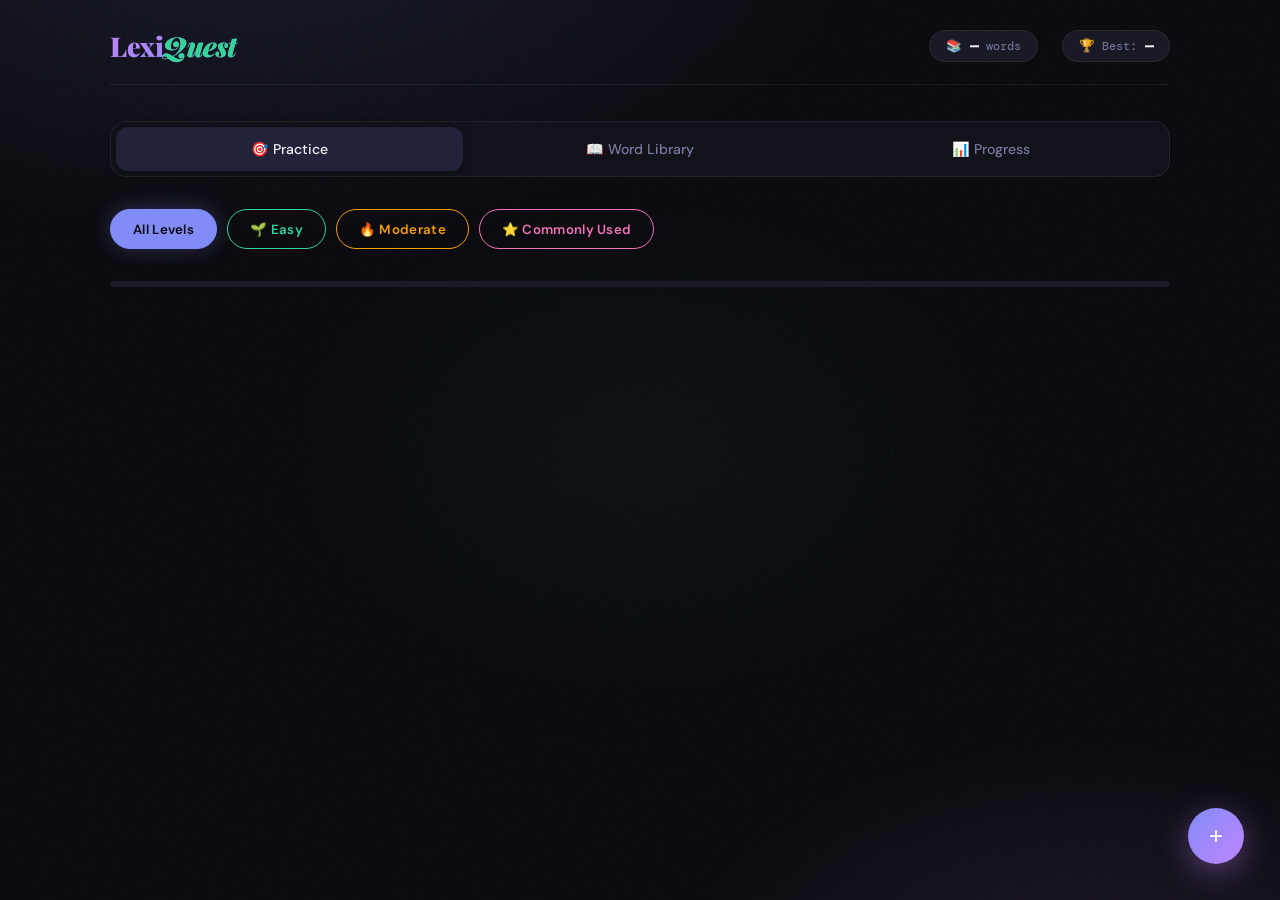
<file: index.html>
<!DOCTYPE html>
<html lang="en">
<head>
<meta charset="UTF-8">

<title>LexiQuest — Master Every Word</title>
<link href="https://fonts.googleapis.com/css2?family=Playfair+Display:wght@400;700;900&family=DM+Sans:wght@300;400;500;600&family=DM+Mono:wght@400;500&display=swap" rel="stylesheet">
<link rel="stylesheet" href="style.css">

</head>
<body>
<div class="bg-canvas"></div>
<div class="noise"></div>

<div class="app">
  <!-- Header -->
  <header>
    <div class="logo">Lexi<span>Quest</span></div>
    <div class="header-stats">
      <div class="stat-pill" id="totalWordsCount">📚 <strong>—</strong> words</div>
      <div class="stat-pill" id="bestScoreCount">🏆 Best: <strong>—</strong></div>
    </div>
  </header>

  <!-- Nav -->
  <div class="nav-tabs">
    <button class="nav-tab active" onclick="switchTab('quiz')">🎯 Practice</button>
    <button class="nav-tab" onclick="switchTab('library')">📖 Word Library</button>
    <button class="nav-tab" onclick="switchTab('stats')">📊 Progress</button>
  </div>

  <!-- ============ QUIZ TAB ============ -->
  <div id="tab-quiz">
    <div class="level-bar">
      <button class="level-btn all active" onclick="setLevel('all')">All Levels</button>
      <button class="level-btn easy" onclick="setLevel('easy')">🌱 Easy</button>
      <button class="level-btn moderate" onclick="setLevel('moderate')">🔥 Moderate</button>
      <button class="level-btn common" onclick="setLevel('common')">⭐ Commonly Used</button>
    </div>

    <div class="progress-bar-wrap">
      <div class="progress-bar-fill" id="progressFill" style="width:0%"></div>
    </div>

    <div class="quiz-section" id="quizSection">
      <!-- Injected by JS -->
    </div>
  </div>

  <!-- ============ LIBRARY TAB ============ -->
  <div id="tab-library" style="display:none">
    <div class="section-header">
      <div class="section-title">Word Library</div>
      <div style="display:flex;gap:10px;align-items:center;flex-wrap:wrap">
        <div class="level-bar" style="margin:0">
          <button class="level-btn all active" id="lib-all" onclick="filterLibrary('all')">All</button>
          <button class="level-btn easy" id="lib-easy" onclick="filterLibrary('easy')">Easy</button>
          <button class="level-btn moderate" id="lib-mod" onclick="filterLibrary('moderate')">Moderate</button>
          <button class="level-btn common" id="lib-com" onclick="filterLibrary('common')">Common</button>
        </div>
        <input type="text" class="search-input" placeholder="Search words…" oninput="searchWords(this.value)">
        <button class="btn-primary" onclick="openAddModal()" style="padding:9px 18px;font-size:0.85rem">+ Add Word</button>
      </div>
    </div>
    <div class="words-grid" id="wordsGrid"></div>
    <div class="pagination" id="libraryPagination"></div>
  </div>

  <!-- ============ STATS TAB ============ -->
  <div id="tab-stats" style="display:none">
    <div class="section-title" style="margin-bottom:24px">Your Progress</div>
    <div class="stats-row" id="statsRow"></div>
    <div id="recentActivity"></div>
  </div>
</div>

<!-- FAB -->
<button class="fab" onclick="openAddModal()" title="Add new word">+</button>

<!-- Add Word Modal -->
<div class="modal-overlay" id="modalOverlay">
  <div class="modal">
    <div class="modal-title">Add New Word</div>
    <div class="modal-sub">Contribute to your personal vocabulary bank</div>

    <div class="form-group">
      <label class="form-label">Word</label>
      <input class="form-input" id="inp-word" placeholder="e.g. Ephemeral" autocomplete="off">
    </div>
    <div class="form-group">
      <label class="form-label">Part of Speech (optional)</label>
      <input class="form-input" id="inp-pos" placeholder="e.g. adjective, noun…">
    </div>
    <div class="form-group">
      <label class="form-label">Correct Definition / Meaning</label>
      <input class="form-input" id="inp-correct" placeholder="The correct answer">
    </div>
    <div class="form-group">
      <label class="form-label">3 Wrong Options</label>
      <div class="options-inputs">
        <div class="opt-input-wrap"><span class="opt-marker">B</span><input class="form-input" id="inp-w1" placeholder="Wrong option 1"></div>
        <div class="opt-input-wrap"><span class="opt-marker">C</span><input class="form-input" id="inp-w2" placeholder="Wrong option 2"></div>
        <div class="opt-input-wrap"><span class="opt-marker">D</span><input class="form-input" id="inp-w3" placeholder="Wrong option 3"></div>
      </div>
    </div>
    <div class="form-group">
      <label class="form-label">Level</label>
      <select class="form-select" id="inp-level">
        <option value="easy">🌱 Easy</option>
        <option value="moderate">🔥 Moderate</option>
        <option value="common" selected>⭐ Commonly Used</option>
      </select>
    </div>
    <div class="form-group">
      <label class="form-label">Example Sentence (optional)</label>
      <input class="form-input" id="inp-example" placeholder="Use the word in a sentence…">
    </div>

    <div class="modal-actions">
      <button class="btn-cancel" onclick="closeModal()">Cancel</button>
      <button class="btn-primary" onclick="saveWord()">Save Word</button>
    </div>
  </div>
</div>

<!-- Toast -->
<div class="toast" id="toast"></div>
  <script src="script.js"></script>
</body>
</html>
</file>
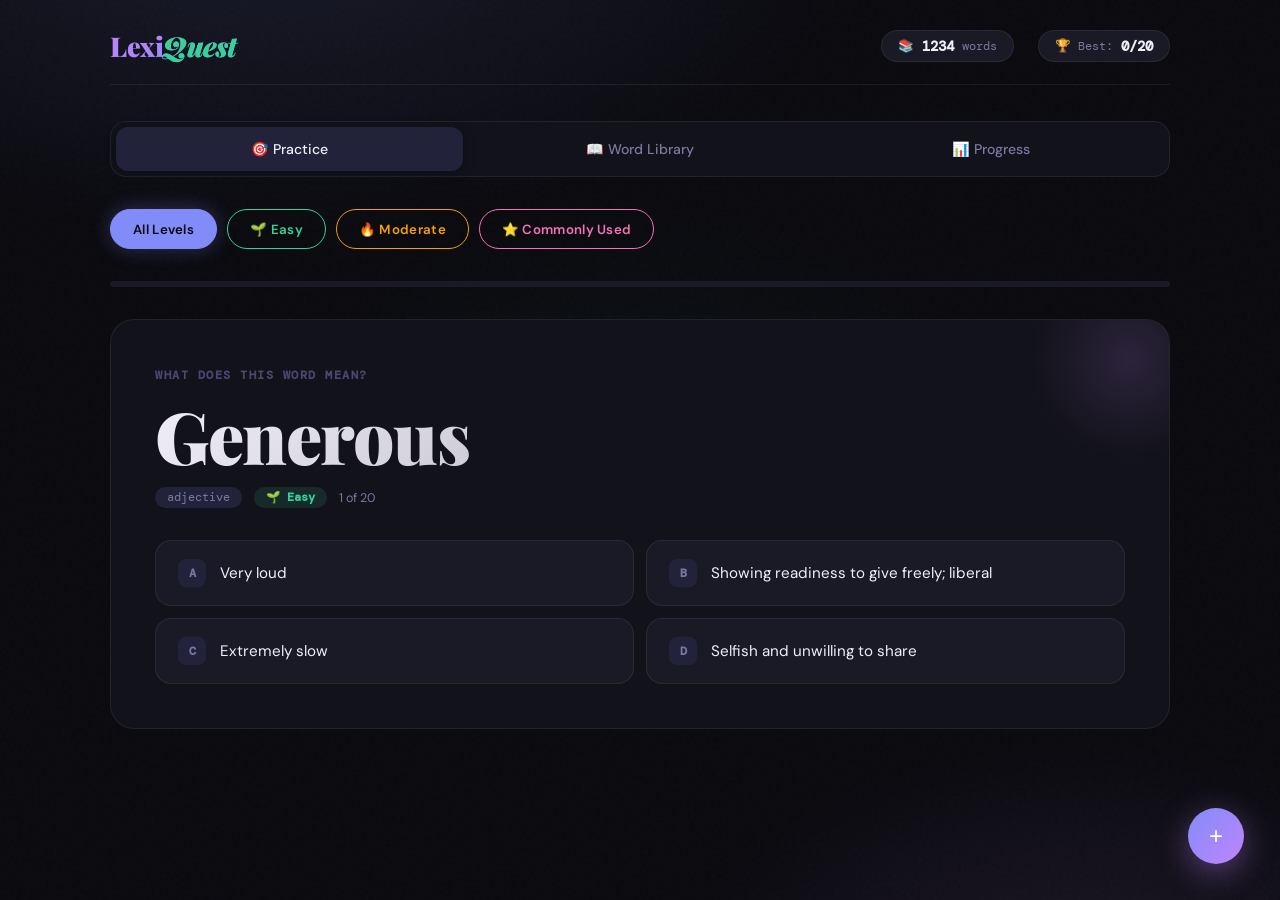
<file: LexiQuest_PWA.html>
<!DOCTYPE html>
<html lang="en">
<head>
<meta charset="UTF-8">

<title>LexiQuest — Master Every Word</title>
<link href="https://fonts.googleapis.com/css2?family=Playfair+Display:wght@400;700;900&family=DM+Sans:wght@300;400;500;600&family=DM+Mono:wght@400;500&display=swap" rel="stylesheet">
<link rel="stylesheet" href="style.css"

</head>
<body>
<div class="bg-canvas"></div>
<div class="noise"></div>

<div class="app">
  <!-- Header -->
  <header>
    <div class="logo">Lexi<span>Quest</span></div>
    <div class="header-stats">
      <div class="stat-pill" id="totalWordsCount">📚 <strong>—</strong> words</div>
      <div class="stat-pill" id="bestScoreCount">🏆 Best: <strong>—</strong></div>
    </div>
  </header>

  <!-- Nav -->
  <div class="nav-tabs">
    <button class="nav-tab active" onclick="switchTab('quiz')">🎯 Practice</button>
    <button class="nav-tab" onclick="switchTab('library')">📖 Word Library</button>
    <button class="nav-tab" onclick="switchTab('stats')">📊 Progress</button>
  </div>

  <!-- ============ QUIZ TAB ============ -->
  <div id="tab-quiz">
    <div class="level-bar">
      <button class="level-btn all active" onclick="setLevel('all')">All Levels</button>
      <button class="level-btn easy" onclick="setLevel('easy')">🌱 Easy</button>
      <button class="level-btn moderate" onclick="setLevel('moderate')">🔥 Moderate</button>
      <button class="level-btn common" onclick="setLevel('common')">⭐ Commonly Used</button>
    </div>

    <div class="progress-bar-wrap">
      <div class="progress-bar-fill" id="progressFill" style="width:0%"></div>
    </div>

    <div class="quiz-section" id="quizSection">
      <!-- Injected by JS -->
    </div>
  </div>

  <!-- ============ LIBRARY TAB ============ -->
  <div id="tab-library" style="display:none">
    <div class="section-header">
      <div class="section-title">Word Library</div>
      <div style="display:flex;gap:10px;align-items:center;flex-wrap:wrap">
        <div class="level-bar" style="margin:0">
          <button class="level-btn all active" id="lib-all" onclick="filterLibrary('all')">All</button>
          <button class="level-btn easy" id="lib-easy" onclick="filterLibrary('easy')">Easy</button>
          <button class="level-btn moderate" id="lib-mod" onclick="filterLibrary('moderate')">Moderate</button>
          <button class="level-btn common" id="lib-com" onclick="filterLibrary('common')">Common</button>
        </div>
        <input type="text" class="search-input" placeholder="Search words…" oninput="searchWords(this.value)">
        <button class="btn-primary" onclick="openAddModal()" style="padding:9px 18px;font-size:0.85rem">+ Add Word</button>
      </div>
    </div>
    <div class="words-grid" id="wordsGrid"></div>
    <div class="pagination" id="libraryPagination"></div>
  </div>

  <!-- ============ STATS TAB ============ -->
  <div id="tab-stats" style="display:none">
    <div class="section-title" style="margin-bottom:24px">Your Progress</div>
    <div class="stats-row" id="statsRow"></div>
    <div id="recentActivity"></div>
  </div>
</div>

<!-- FAB -->
<button class="fab" onclick="openAddModal()" title="Add new word">+</button>

<!-- Add Word Modal -->
<div class="modal-overlay" id="modalOverlay">
  <div class="modal">
    <div class="modal-title">Add New Word</div>
    <div class="modal-sub">Contribute to your personal vocabulary bank</div>

    <div class="form-group">
      <label class="form-label">Word</label>
      <input class="form-input" id="inp-word" placeholder="e.g. Ephemeral" autocomplete="off">
    </div>
    <div class="form-group">
      <label class="form-label">Part of Speech (optional)</label>
      <input class="form-input" id="inp-pos" placeholder="e.g. adjective, noun…">
    </div>
    <div class="form-group">
      <label class="form-label">Correct Definition / Meaning</label>
      <input class="form-input" id="inp-correct" placeholder="The correct answer">
    </div>
    <div class="form-group">
      <label class="form-label">3 Wrong Options</label>
      <div class="options-inputs">
        <div class="opt-input-wrap"><span class="opt-marker">B</span><input class="form-input" id="inp-w1" placeholder="Wrong option 1"></div>
        <div class="opt-input-wrap"><span class="opt-marker">C</span><input class="form-input" id="inp-w2" placeholder="Wrong option 2"></div>
        <div class="opt-input-wrap"><span class="opt-marker">D</span><input class="form-input" id="inp-w3" placeholder="Wrong option 3"></div>
      </div>
    </div>
    <div class="form-group">
      <label class="form-label">Level</label>
      <select class="form-select" id="inp-level">
        <option value="easy">🌱 Easy</option>
        <option value="moderate">🔥 Moderate</option>
        <option value="common" selected>⭐ Commonly Used</option>
      </select>
    </div>
    <div class="form-group">
      <label class="form-label">Example Sentence (optional)</label>
      <input class="form-input" id="inp-example" placeholder="Use the word in a sentence…">
    </div>

    <div class="modal-actions">
      <button class="btn-cancel" onclick="closeModal()">Cancel</button>
      <button class="btn-primary" onclick="saveWord()">Save Word</button>
    </div>
  </div>
</div>

<!-- Toast -->
<div class="toast" id="toast"></div>

<script>
// LexiQuest Word Database — 2000+ words
// Format: { word, pos, correct, options:[wrong1,wrong2,wrong3], level, example }

const BUILTIN_WORDS = [
// ═══════════════ EASY LEVEL ═══════════════
{word:"Happy",pos:"adjective",correct:"Feeling or showing pleasure or contentment",options:["Feeling sad or gloomy","Extremely tired","Very angry"],level:"easy",example:"She felt happy after receiving the good news."},
{word:"Brave",pos:"adjective",correct:"Ready to face danger without fear",options:["Easily frightened","Very lazy","Extremely careless"],level:"easy",example:"The brave firefighter entered the burning building."},
{word:"Kind",pos:"adjective",correct:"Friendly and generous in nature",options:["Cruel and harsh","Distant and cold","Loud and aggressive"],level:"easy",example:"She was kind enough to help the lost tourist."},
{word:"Angry",pos:"adjective",correct:"Feeling strong displeasure or hostility",options:["Feeling content and peaceful","Feeling very sleepy","Feeling generous"],level:"easy",example:"He was angry when his car broke down."},
{word:"Curious",pos:"adjective",correct:"Eager to learn or know something",options:["Completely uninterested","Feeling afraid","Very hungry"],level:"easy",example:"The curious child asked many questions."},
{word:"Bright",pos:"adjective",correct:"Giving out or reflecting much light",options:["Completely dark and dull","Very heavy","Making loud sounds"],level:"easy",example:"The bright sun lit up the room."},
{word:"Tiny",pos:"adjective",correct:"Very small in size",options:["Extremely large","Very loud","Very fast"],level:"easy",example:"A tiny ant carried a grain of sugar."},
{word:"Fast",pos:"adjective",correct:"Moving or able to move at high speed",options:["Moving very slowly","Standing completely still","Growing sideways"],level:"easy",example:"The fast runner finished first."},
{word:"Honest",pos:"adjective",correct:"Truthful and free from deceit",options:["Regularly telling lies","Easily confused","Very forgetful"],level:"easy",example:"She was always honest about her feelings."},
{word:"Gentle",pos:"adjective",correct:"Mild in manner or disposition; not harsh",options:["Violent and rough","Extremely noisy","Extremely tall"],level:"easy",example:"Be gentle with the newborn kitten."},
{word:"Lazy",pos:"adjective",correct:"Unwilling to work or use energy",options:["Extremely hardworking","Very creative","Overly talkative"],level:"easy",example:"He was too lazy to clean his room."},
{word:"Noisy",pos:"adjective",correct:"Making or characterized by loud sounds",options:["Completely silent","Very dark","Very slow"],level:"easy",example:"The noisy crowd cheered for the team."},
{word:"Calm",pos:"adjective",correct:"Free from excitement or agitation; peaceful",options:["Very excited and frantic","Extremely loud","Very dark"],level:"easy",example:"She remained calm during the storm."},
{word:"Weak",pos:"adjective",correct:"Lacking physical strength or power",options:["Having great physical strength","Very intelligent","Extremely fast"],level:"easy",example:"He felt weak after being sick."},
{word:"Sharp",pos:"adjective",correct:"Having a thin cutting edge or fine point",options:["Blunt and dull","Very round","Extremely soft"],level:"easy",example:"Use the sharp knife carefully."},
{word:"Dirty",pos:"adjective",correct:"Covered or marked with an unclean substance",options:["Perfectly clean and spotless","Very bright","Extremely cold"],level:"easy",example:"His dirty boots left marks on the floor."},
{word:"Fresh",pos:"adjective",correct:"Recently made or obtained; not stale",options:["Old and spoiled","Very dry","Extremely hot"],level:"easy",example:"We bought fresh bread from the bakery."},
{word:"Clever",pos:"adjective",correct:"Quick to understand and learn things",options:["Slow to understand things","Very strong physically","Extremely tall"],level:"easy",example:"The clever student solved the puzzle quickly."},
{word:"Loud",pos:"adjective",correct:"Producing much noise; easily heard",options:["Making very little sound","Very bright","Moving quickly"],level:"easy",example:"The loud music woke up the neighbors."},
{word:"Thin",pos:"adjective",correct:"Of small thickness or width",options:["Very wide and thick","Extremely tall","Very loud"],level:"easy",example:"She cut a thin slice of bread."},
{word:"Simple",pos:"adjective",correct:"Easily understood or done; not complex",options:["Very complicated and difficult","Extremely large","Very fast"],level:"easy",example:"The instructions were simple to follow."},
{word:"Wet",pos:"adjective",correct:"Covered or saturated with water or liquid",options:["Completely dry","Extremely hot","Very bright"],level:"easy",example:"My shoes got wet in the rain."},
{word:"Old",pos:"adjective",correct:"Having lived or existed for a long time",options:["Very recently born or made","Extremely fast","Very bright"],level:"easy",example:"She loved the old books in the library."},
{word:"Young",pos:"adjective",correct:"Having lived or existed for only a short time",options:["Very old and aged","Extremely large","Very loud"],level:"easy",example:"Young children love to play."},
{word:"Dry",pos:"adjective",correct:"Free from moisture or liquid",options:["Completely wet and soaked","Very bright","Extremely cold"],level:"easy",example:"The desert air is very dry."},
{word:"Cold",pos:"adjective",correct:"Of or at a low temperature",options:["Very hot and warm","Extremely bright","Very loud"],level:"easy",example:"She wrapped herself in a blanket on the cold night."},
{word:"Hot",pos:"adjective",correct:"Having a high temperature",options:["Very cold and freezing","Extremely dark","Very quiet"],level:"easy",example:"The hot soup burned my tongue."},
{word:"Wide",pos:"adjective",correct:"Measuring a large amount from side to side",options:["Very narrow and slim","Extremely tall","Very loud"],level:"easy",example:"The wide river took hours to cross."},
{word:"Rich",pos:"adjective",correct:"Having a great deal of money or assets",options:["Having very little money","Extremely thin","Very quiet"],level:"easy",example:"The rich merchant owned many shops."},
{word:"Poor",pos:"adjective",correct:"Lacking sufficient money; in need",options:["Having great wealth","Extremely fast","Very bright"],level:"easy",example:"She helped the poor family with food."},
{word:"Sick",pos:"adjective",correct:"Affected by physical illness",options:["In perfect health","Extremely strong","Very happy"],level:"easy",example:"He stayed home because he was sick."},
{word:"Safe",pos:"adjective",correct:"Protected from or not exposed to danger",options:["In great danger","Very fast","Extremely dark"],level:"easy",example:"The children were safe inside the house."},
{word:"Sweet",pos:"adjective",correct:"Having the pleasant taste characteristic of sugar",options:["Having a very bitter taste","Extremely sour","Very salty"],level:"easy",example:"She loves sweet strawberries."},
{word:"Soft",pos:"adjective",correct:"Easy to mold, cut, or compress; not hard",options:["Very hard and firm","Extremely loud","Very fast"],level:"easy",example:"The soft pillow was very comfortable."},
{word:"Hard",pos:"adjective",correct:"Solid, firm, and rigid; not easy to break",options:["Soft and easy to bend","Very quiet","Extremely cold"],level:"easy",example:"The diamond is a hard mineral."},
{word:"Lost",pos:"adjective",correct:"Unable to find one's way; not knowing where you are",options:["Knowing exactly where you are","Extremely happy","Very fast"],level:"easy",example:"They were lost in the dark forest."},
{word:"Found",pos:"verb",correct:"Discovered or located after being lost",options:["Hid or concealed something","Ran away quickly","Broke into pieces"],level:"easy",example:"She found her missing keys under the sofa."},
{word:"Jump",pos:"verb",correct:"Push yourself off the ground into the air",options:["Sink slowly into water","Sleep very deeply","Eat food slowly"],level:"easy",example:"The children love to jump on trampolines."},
{word:"Run",pos:"verb",correct:"Move at a speed faster than walking",options:["Stand completely still","Float in the air","Sink into the ground"],level:"easy",example:"He runs every morning for exercise."},
{word:"Sleep",pos:"verb",correct:"Rest in a state of unconsciousness",options:["Be wide awake and alert","Run at high speed","Eat a large meal"],level:"easy",example:"Most people sleep for about 8 hours."},
{word:"Eat",pos:"verb",correct:"Put food in your mouth, chew, and swallow",options:["Breathe in air only","Float through the air","Dig into the ground"],level:"easy",example:"We eat dinner together as a family."},
{word:"Sing",pos:"verb",correct:"Make musical sounds with your voice",options:["Make complete silence","Dig into the ground","Jump off a surface"],level:"easy",example:"She likes to sing in the shower."},
{word:"Write",pos:"verb",correct:"Mark letters or words on a surface",options:["Erase marks from a surface","Jump up and down","Make sounds with your voice"],level:"easy",example:"Please write your name on the paper."},
{word:"Read",pos:"verb",correct:"Look at and understand written words",options:["Ignore written words","Draw pictures only","Sing songs aloud"],level:"easy",example:"I love to read books before bed."},
{word:"Think",pos:"verb",correct:"Use your mind to form ideas or opinions",options:["Stop all mental activity","Run away from ideas","Sleep deeply"],level:"easy",example:"Think carefully before answering."},
{word:"Smile",pos:"verb",correct:"Form a pleased, happy expression on your face",options:["Show sadness through tears","Run very quickly","Make a loud noise"],level:"easy",example:"She smiled at the funny joke."},
{word:"Small",pos:"adjective",correct:"Of limited size; not large",options:["Enormous in size","Very loud","Extremely fast"],level:"easy",example:"A small puppy fit in her palm."},
{word:"Big",pos:"adjective",correct:"Of considerable size, extent, or intensity",options:["Extremely small and tiny","Very quiet","Moving slowly"],level:"easy",example:"They moved into a big house."},
{word:"Dark",pos:"adjective",correct:"Having little or no light",options:["Filled with bright light","Very loud","Extremely fast"],level:"easy",example:"It was too dark to see inside."},
{word:"Light",pos:"adjective",correct:"Having a considerable amount of light; not dark",options:["Completely dark and shadowy","Very heavy","Extremely slow"],level:"easy",example:"The room was light and airy."},
{word:"New",pos:"adjective",correct:"Recently made, produced, or acquired",options:["Very old and ancient","Extremely loud","Very dark"],level:"easy",example:"She bought a new phone today."},
{word:"Clean",pos:"adjective",correct:"Free from dirt, marks, or mess",options:["Covered in filth and dirt","Extremely noisy","Very dark"],level:"easy",example:"The clean kitchen smelled fresh."},
{word:"Beautiful",pos:"adjective",correct:"Pleasing to the senses or mind",options:["Ugly and unattractive","Very loud","Extremely cold"],level:"easy",example:"The garden was filled with beautiful flowers."},
{word:"Ugly",pos:"adjective",correct:"Unpleasant or repulsive in appearance",options:["Very pleasing to look at","Extremely fast","Very loud"],level:"easy",example:"The ugly duckling grew into a beautiful swan."},
{word:"Smart",pos:"adjective",correct:"Having or showing quick intelligence",options:["Lacking intelligence","Very slow physically","Extremely loud"],level:"easy",example:"She is a very smart student."},
{word:"Funny",pos:"adjective",correct:"Causing laughter or amusement",options:["Extremely dull and boring","Very frightening","Deeply sad"],level:"easy",example:"The funny clown made everyone laugh."},
{word:"Sad",pos:"adjective",correct:"Feeling or showing sorrow; unhappy",options:["Feeling great joy","Very energetic","Extremely strong"],level:"easy",example:"He was sad when his pet died."},
{word:"Scared",pos:"adjective",correct:"Feeling fear or anxiety",options:["Feeling completely fearless","Very happy","Extremely lazy"],level:"easy",example:"She was scared of the loud thunder."},
{word:"Tired",pos:"adjective",correct:"In need of rest or sleep; weary",options:["Full of energy and excitement","Extremely fast","Very bright"],level:"easy",example:"After hiking all day, he was very tired."},
{word:"Hungry",pos:"adjective",correct:"Feeling a need or desire to eat",options:["Feeling completely full","Very thirsty","Extremely sleepy"],level:"easy",example:"The hungry children rushed to the kitchen."},
{word:"Thirsty",pos:"adjective",correct:"Feeling a need to drink something",options:["Feeling completely satisfied after drinking","Very hungry","Extremely tired"],level:"easy",example:"After running, she was very thirsty."},
{word:"Strong",pos:"adjective",correct:"Having the power to move heavy weights",options:["Very physically weak","Extremely quiet","Very slow"],level:"easy",example:"He is strong enough to lift heavy boxes."},
{word:"Tall",pos:"adjective",correct:"Of great or more than average height",options:["Very short in stature","Extremely loud","Very slow"],level:"easy",example:"He was tall enough to reach the shelf."},
{word:"Short",pos:"adjective",correct:"Of small height or stature",options:["Very tall and towering","Extremely loud","Very fast"],level:"easy",example:"She was too short to ride the roller coaster."},
{word:"Long",pos:"adjective",correct:"Measuring a great distance from end to end",options:["Very short in length","Extremely loud","Very heavy"],level:"easy",example:"She had long, flowing hair."},
{word:"Round",pos:"adjective",correct:"Shaped like a circle or sphere",options:["Having sharp corners and edges","Very flat","Extremely thin"],level:"easy",example:"The world is round like a ball."},
{word:"Heavy",pos:"adjective",correct:"Of great weight; difficult to lift",options:["Very light and easy to lift","Extremely fast","Very quiet"],level:"easy",example:"The heavy box was hard to carry."},
{word:"Quiet",pos:"adjective",correct:"Making little or no noise",options:["Extremely loud and noisy","Very fast","Extremely bright"],level:"easy",example:"The library must remain quiet."},
{word:"Open",pos:"adjective",correct:"Allowing access, passage, or view; not closed",options:["Firmly closed and shut","Very dark","Extremely loud"],level:"easy",example:"Leave the window open for fresh air."},
{word:"Closed",pos:"adjective",correct:"Not open; sealed or shut",options:["Wide open","Very bright","Extremely fast"],level:"easy",example:"The store was closed on Sundays."},
{word:"Slow",pos:"adjective",correct:"Moving or operating at a low speed",options:["Moving at very high speed","Extremely loud","Very bright"],level:"easy",example:"The slow turtle finally crossed the road."},
{word:"Easy",pos:"adjective",correct:"Achieved without great effort; not difficult",options:["Very difficult and challenging","Extremely loud","Very heavy"],level:"easy",example:"The first lesson was easy for everyone."},
{word:"Difficult",pos:"adjective",correct:"Needing much effort or skill to accomplish",options:["Very simple and easy","Extremely light","Very quiet"],level:"easy",example:"The math problem was difficult to solve."},
{word:"Good",pos:"adjective",correct:"To be desired or approved of; of high quality",options:["Of very poor quality","Extremely loud","Very cold"],level:"easy",example:"She did a good job on the project."},
{word:"Bad",pos:"adjective",correct:"Of poor quality; not as it should be",options:["Of high quality and excellence","Very bright","Extremely fast"],level:"easy",example:"The bad weather canceled the picnic."},
{word:"Right",pos:"adjective",correct:"Correct or true; in accordance with fact",options:["Incorrect or false","Very loud","Extremely dark"],level:"easy",example:"She got the right answer on the test."},
{word:"Wrong",pos:"adjective",correct:"Not correct or true; inaccurate",options:["Completely correct and accurate","Very bright","Extremely fast"],level:"easy",example:"He gave the wrong answer."},
{word:"Full",pos:"adjective",correct:"Containing or holding as much as possible",options:["Completely empty","Very bright","Extremely fast"],level:"easy",example:"The full glass of water spilled."},
{word:"Empty",pos:"adjective",correct:"Containing nothing; not filled",options:["Completely full to the brim","Very bright","Extremely loud"],level:"easy",example:"The empty box was thrown away."},
{word:"Abundant",pos:"adjective",correct:"Existing or available in large quantities; plentiful",options:["Very scarce and limited","Extremely loud","Completely hidden"],level:"moderate",example:"The valley had abundant rainfall."},
{word:"Eloquent",pos:"adjective",correct:"Fluent and persuasive in speaking or writing",options:["Unable to express oneself clearly","Extremely loud in manner","Very physically strong"],level:"moderate",example:"The eloquent speaker captivated the audience."},
{word:"Diligent",pos:"adjective",correct:"Showing steady, earnest effort and hard work",options:["Habitually lazy and careless","Extremely noisy","Very forgetful"],level:"moderate",example:"The diligent student studied every night."},
{word:"Frugal",pos:"adjective",correct:"Sparing or economical with money or food",options:["Extremely wasteful and extravagant","Very generous to a fault","Completely reckless with money"],level:"moderate",example:"She was frugal and saved a lot each month."},
{word:"Arrogant",pos:"adjective",correct:"Having an exaggerated sense of one's own importance",options:["Humble and modest in character","Extremely shy and reserved","Very kind to others"],level:"moderate",example:"His arrogant behavior annoyed everyone."},
{word:"Benevolent",pos:"adjective",correct:"Well-meaning and kindly; generous",options:["Deliberately cruel and unkind","Extremely greedy","Very self-centered"],level:"moderate",example:"The benevolent donor funded the school."},
{word:"Candid",pos:"adjective",correct:"Truthful and straightforward; frank",options:["Deliberately deceptive and dishonest","Very shy and indirect","Extremely evasive"],level:"moderate",example:"She gave a candid opinion about the plan."},
{word:"Devout",pos:"adjective",correct:"Having deep religious feeling or commitment",options:["Completely irreligious and faithless","Extremely worldly","Very materialistic"],level:"moderate",example:"The devout monk prayed at dawn every day."},
{word:"Eager",pos:"adjective",correct:"Keen to do or have something; enthusiastic",options:["Completely uninterested and apathetic","Very reluctant","Extremely hesitant"],level:"moderate",example:"She was eager to learn new skills."},
{word:"Feeble",pos:"adjective",correct:"Lacking physical strength; weak",options:["Extremely strong and powerful","Very loud","Completely energetic"],level:"moderate",example:"The feeble old man needed help walking."},
{word:"Gloomy",pos:"adjective",correct:"Dark or poorly lit; causing despondency",options:["Bright and cheerful in atmosphere","Very loud","Extremely warm"],level:"moderate",example:"The gloomy weather matched her sad mood."},
{word:"Harsh",pos:"adjective",correct:"Unpleasantly rough or jarring to the senses",options:["Very gentle and soothing","Completely quiet","Extremely soft"],level:"moderate",example:"The harsh winters made life difficult."},
{word:"Immense",pos:"adjective",correct:"Extremely large or great; huge",options:["Very tiny and insignificant","Completely quiet","Extremely thin"],level:"moderate",example:"The immense mountains towered over the valley."},
{word:"Jovial",pos:"adjective",correct:"Cheerful and friendly; good-humored",options:["Very gloomy and morose","Extremely cold","Deeply serious at all times"],level:"moderate",example:"His jovial laugh filled the room with joy."},
{word:"Keen",pos:"adjective",correct:"Having or showing eagerness or enthusiasm",options:["Completely indifferent and uninterested","Very slow","Extremely dull"],level:"moderate",example:"She was keen on learning the guitar."},
{word:"Lenient",pos:"adjective",correct:"More merciful or tolerant than expected",options:["Extremely strict and harsh","Very fast","Completely rigid"],level:"moderate",example:"The lenient teacher allowed extra time."},
{word:"Meticulous",pos:"adjective",correct:"Showing great attention to detail; very careful",options:["Extremely careless and sloppy","Very fast and reckless","Completely indifferent"],level:"moderate",example:"The meticulous artist checked every brushstroke."},
{word:"Notorious",pos:"adjective",correct:"Famous or well-known, typically for something bad",options:["Completely unknown and obscure","Very cheerful","Extremely kind"],level:"moderate",example:"The notorious thief was finally caught."},
{word:"Obsolete",pos:"adjective",correct:"No longer produced or used; out of date",options:["Completely modern and current","Very popular","Extremely useful and relevant"],level:"moderate",example:"Fax machines are now nearly obsolete."},
{word:"Prudent",pos:"adjective",correct:"Acting with care and thought for the future",options:["Extremely reckless and impulsive","Very slow","Completely careless"],level:"moderate",example:"It is prudent to save money for emergencies."},
{word:"Radiant",pos:"adjective",correct:"Sending out light; shining or glowing brightly",options:["Completely dark and dull","Very quiet","Extremely cold"],level:"moderate",example:"The radiant bride walked down the aisle."},
{word:"Serene",pos:"adjective",correct:"Calm, peaceful, and untroubled",options:["Extremely anxious and disturbed","Very loud","Completely chaotic"],level:"moderate",example:"The serene lake reflected the mountains."},
{word:"Tenacious",pos:"adjective",correct:"Tending to keep a firm hold; persistent",options:["Quick to give up and quit","Very forgetful","Extremely weak"],level:"moderate",example:"She was tenacious in pursuing her dreams."},
{word:"Vigilant",pos:"adjective",correct:"Keeping careful watch for possible danger",options:["Completely unaware and inattentive","Very slow","Extremely relaxed"],level:"moderate",example:"The vigilant guard spotted the intruder."},
{word:"Wary",pos:"adjective",correct:"Feeling or showing caution about possible dangers",options:["Completely careless and unsuspecting","Very loud","Extremely fast"],level:"moderate",example:"She was wary of strangers at night."},
{word:"Zealous",pos:"adjective",correct:"Having or showing great energy for a cause",options:["Completely apathetic and uninterested","Very slow","Extremely lazy"],level:"moderate",example:"The zealous volunteer worked tirelessly."},
{word:"Ambiguous",pos:"adjective",correct:"Open to more than one interpretation; unclear",options:["Perfectly clear and unambiguous","Very loud","Extremely small"],level:"moderate",example:"His ambiguous instructions confused the team."},
{word:"Boisterous",pos:"adjective",correct:"Noisy, energetic, and cheerfully rough",options:["Very quiet and well-behaved","Extremely shy","Completely still"],level:"moderate",example:"The boisterous children played in the yard."},
{word:"Cautious",pos:"adjective",correct:"Careful to avoid potential problems or dangers",options:["Extremely reckless and daring","Very loud","Completely fast"],level:"moderate",example:"Be cautious when crossing the busy street."},
{word:"Discreet",pos:"adjective",correct:"Careful not to cause offense or attract attention",options:["Very open and indiscreet","Extremely loud","Very bright"],level:"moderate",example:"She was discreet about her personal affairs."},
{word:"Eminent",pos:"adjective",correct:"Famous and respected; distinguished",options:["Completely unknown and obscure","Very noisy","Extremely slow"],level:"moderate",example:"The eminent scientist won the Nobel Prize."},
{word:"Fervent",pos:"adjective",correct:"Having or displaying passionate intensity",options:["Completely indifferent and cool","Very slow","Extremely quiet"],level:"moderate",example:"She was a fervent supporter of the cause."},
{word:"Gallant",pos:"adjective",correct:"Brave and chivalrous; heroic",options:["Cowardly and fearful","Very quiet","Extremely slow"],level:"moderate",example:"The gallant knight rescued the princess."},
{word:"Humble",pos:"adjective",correct:"Having a modest view of one's own importance",options:["Excessively proud and boastful","Very loud","Extremely fast"],level:"moderate",example:"Despite his success, he remained humble."},
{word:"Indifferent",pos:"adjective",correct:"Having no particular interest or concern",options:["Deeply interested and passionate","Very loud","Extremely fast"],level:"moderate",example:"He was indifferent to the outcome."},
{word:"Lavish",pos:"adjective",correct:"Sumptuously rich, elaborate, or luxurious",options:["Very plain and simple","Extremely quiet","Very small"],level:"moderate",example:"The lavish party had gourmet food and decorations."},
{word:"Malicious",pos:"adjective",correct:"Intending or intended to do harm",options:["Completely kind and well-intentioned","Very slow","Extremely quiet"],level:"moderate",example:"The malicious gossip spread quickly."},
{word:"Nimble",pos:"adjective",correct:"Quick and light in movement or action; agile",options:["Very slow and clumsy","Extremely loud","Completely still"],level:"moderate",example:"The nimble cat leaped between branches."},
{word:"Ominous",pos:"adjective",correct:"Giving the impression that something bad is coming",options:["Very reassuring and positive","Extremely bright","Completely cheerful"],level:"moderate",example:"Dark ominous clouds gathered on the horizon."},
{word:"Placid",pos:"adjective",correct:"Calm and peaceful; not easily upset",options:["Easily agitated and volatile","Very loud","Extremely fast"],level:"moderate",example:"The placid lake was perfect for kayaking."},
{word:"Quaint",pos:"adjective",correct:"Attractively unusual or old-fashioned",options:["Completely modern and ordinary","Very loud","Extremely large"],level:"moderate",example:"They stayed in a quaint country cottage."},
{word:"Resilient",pos:"adjective",correct:"Able to withstand or recover quickly from difficulties",options:["Easily broken or overwhelmed","Very quiet","Completely fragile"],level:"moderate",example:"Resilient communities rebuilt after the flood."},
{word:"Skeptical",pos:"adjective",correct:"Not easily convinced; having doubts or reservations",options:["Completely believing without question","Very loud","Extremely fast"],level:"moderate",example:"She was skeptical about the wild story."},
{word:"Tactful",pos:"adjective",correct:"Having a sense of what is fitting and considerate",options:["Extremely blunt and insensitive","Very loud","Completely careless"],level:"moderate",example:"She was tactful when delivering bad news."},
{word:"Unfazed",pos:"adjective",correct:"Not disturbed or disconcerted; composed",options:["Deeply troubled and distressed","Very loud","Extremely fast"],level:"moderate",example:"He was unfazed by the unexpected challenge."},
{word:"Vivid",pos:"adjective",correct:"Producing powerful feelings or clear images in the mind",options:["Very dull and faded","Extremely quiet","Completely boring"],level:"moderate",example:"She had a vivid memory of her childhood."},
{word:"Weary",pos:"adjective",correct:"Feeling or showing fatigue from effort or endurance",options:["Feeling full of energy","Very fast","Extremely strong"],level:"moderate",example:"The weary traveler needed rest."},
{word:"Xenial",pos:"adjective",correct:"Hospitable and friendly to guests or strangers",options:["Hostile to guests and strangers","Very loud","Extremely cold"],level:"moderate",example:"The xenial host made everyone feel welcome."},
{word:"Yearning",pos:"noun",correct:"A feeling of intense longing for something",options:["Complete indifference to everything","Strong anger toward others","Deep satisfaction with life"],level:"moderate",example:"She felt a yearning to travel the world."},
{word:"Appease",pos:"verb",correct:"Pacify or placate someone by agreeing to their demands",options:["Deliberately provoke or irritate","Run very quickly","Make things worse"],level:"moderate",example:"He tried to appease the angry crowd."},
{word:"Baffle",pos:"verb",correct:"Totally bewilder or perplex someone",options:["Make something completely clear","Run away fast","Sleep deeply"],level:"moderate",example:"The complex question baffled everyone."},
{word:"Coerce",pos:"verb",correct:"Persuade someone to do something by force or threats",options:["Ask someone kindly and politely","Give freely without condition","Help someone voluntarily"],level:"moderate",example:"He was coerced into signing the contract."},
{word:"Deter",pos:"verb",correct:"Discourage someone from doing something",options:["Strongly encourage someone to proceed","Run very fast","Sleep deeply"],level:"moderate",example:"High prices deter many customers."},
{word:"Engulf",pos:"verb",correct:"Sweep over or surround completely",options:["Expose or leave completely bare","Move slowly away","Shrink to a very small size"],level:"moderate",example:"Flames engulfed the entire building."},
{word:"Fabricate",pos:"verb",correct:"Invent false information in order to deceive",options:["Provide truthful accurate information","Move very quickly","Sleep deeply"],level:"moderate",example:"He fabricated an alibi for the night."},
{word:"Grasp",pos:"verb",correct:"Seize and hold firmly; understand fully",options:["Release and let go completely","Move away quickly","Sleep deeply"],level:"moderate",example:"She grasped the concept after studying hard."},
{word:"Hamper",pos:"verb",correct:"Hinder or impede the movement or progress of",options:["Strongly assist and support","Run very fast","Sleep deeply"],level:"moderate",example:"Snow hampering travel across the mountains."},
{word:"Imply",pos:"verb",correct:"Suggest or indicate without being explicit",options:["State something directly and explicitly","Run away fast","Sleep deeply"],level:"moderate",example:"Her silence seemed to imply agreement."},
{word:"Justify",pos:"verb",correct:"Show or prove to be right or reasonable",options:["Prove something wrong or unreasonable","Run very fast","Sleep deeply"],level:"moderate",example:"She justified her decision with evidence."},
{word:"Linger",pos:"verb",correct:"Stay in a place longer than necessary",options:["Leave a place quickly and abruptly","Run away fast","Jump up high"],level:"moderate",example:"The smell of perfume lingered in the room."},
{word:"Manipulate",pos:"verb",correct:"Control or influence cleverly and unfairly",options:["Treat someone honestly and fairly","Run very fast","Sleep deeply"],level:"moderate",example:"The con artist manipulated his victims."},
{word:"Neglect",pos:"verb",correct:"Fail to care for properly; disregard",options:["Give careful attention and care","Run very fast","Sleep deeply"],level:"moderate",example:"She neglected to water her plants."},
{word:"Overwhelm",pos:"verb",correct:"Bury or drown beneath a huge mass; defeat completely",options:["Handle easily and with comfort","Run very fast","Sleep deeply"],level:"moderate",example:"The workload overwhelmed the new employee."},
{word:"Persist",pos:"verb",correct:"Continue firmly in a course of action despite obstacles",options:["Give up quickly and easily","Run away fast","Sleep deeply"],level:"moderate",example:"She persisted despite many setbacks."},
{word:"Reconcile",pos:"verb",correct:"Restore friendly relations between people",options:["Cause a quarrel or conflict between people","Run very fast","Sleep deeply"],level:"moderate",example:"They reconciled after years of being apart."},
{word:"Scrutinize",pos:"verb",correct:"Examine or inspect closely and thoroughly",options:["Ignore or overlook completely","Run very fast","Sleep deeply"],level:"moderate",example:"The inspector scrutinized every document."},
{word:"Trivial",pos:"adjective",correct:"Of little value or importance; minor",options:["Of great importance and significance","Extremely loud","Very bright"],level:"moderate",example:"She ignored the trivial complaint."},
{word:"Urge",pos:"verb",correct:"Try earnestly to persuade someone",options:["Strongly discourage someone","Run very fast","Sleep deeply"],level:"moderate",example:"I urge you to reconsider your decision."},
{word:"Venture",pos:"verb",correct:"Dare to go somewhere or do something risky",options:["Avoid anything risky or uncertain","Run away from danger","Sleep deeply"],level:"moderate",example:"She ventured into unknown territory."},
{word:"Withhold",pos:"verb",correct:"Refuse to give something that is due",options:["Give freely and generously","Run very fast","Sleep deeply"],level:"moderate",example:"He withheld the information from the press."},
{word:"Yearn",pos:"verb",correct:"Have an intense feeling of longing for something",options:["Feel completely satisfied with everything","Run away fast","Sleep deeply"],level:"moderate",example:"She yearned for peace and quiet."},
{word:"Accelerate",pos:"verb",correct:"Begin to move more quickly; increase in rate",options:["Slow down progressively","Stand still completely","Move sideways"],level:"moderate",example:"The car accelerated onto the highway."},
{word:"Acknowledge",pos:"verb",correct:"Accept or admit the existence or truth of something",options:["Completely deny or ignore","Run very fast","Sleep deeply"],level:"moderate",example:"She acknowledged making a mistake."},
{word:"Advocate",pos:"verb",correct:"Publicly recommend or support a cause",options:["Strongly oppose a cause","Run very fast","Sleep deeply"],level:"moderate",example:"She advocates for equal rights."},
{word:"Aggravate",pos:"verb",correct:"Make a problem, injury, or offense worse or more serious",options:["Make something better or easier","Run very fast","Sleep deeply"],level:"moderate",example:"Stress can aggravate health problems."},
{word:"Anticipate",pos:"verb",correct:"Expect or predict something will happen",options:["Be completely surprised by events","Run very fast","Sleep deeply"],level:"moderate",example:"She anticipated his reaction."},
{word:"Astonish",pos:"verb",correct:"Surprise or impress someone greatly",options:["Leave someone completely unimpressed","Run very fast","Sleep deeply"],level:"moderate",example:"Her talent astonished the judges."},
{word:"Perceive",pos:"verb",correct:"Become aware of or understand something",options:["Remain unaware of something","Run very fast","Sleep deeply"],level:"moderate",example:"He perceived danger in the situation."},
{word:"Profound",pos:"adjective",correct:"Very great or intense; showing deep understanding",options:["Very shallow and superficial","Extremely loud","Completely quiet"],level:"moderate",example:"Her words had a profound effect on him."},
{word:"Vague",pos:"adjective",correct:"Of uncertain, indefinite, or unclear character",options:["Extremely clear and precise","Very loud","Completely fast"],level:"moderate",example:"His instructions were too vague to follow."},
{word:"Conceal",pos:"verb",correct:"Keep from sight; hide",options:["Reveal and display openly","Run very fast","Sleep deeply"],level:"moderate",example:"She concealed the gift behind her back."},
{word:"Depict",pos:"verb",correct:"Represent by a drawing, painting, or other art",options:["Erase or destroy completely","Run very fast","Sleep deeply"],level:"moderate",example:"The painting depicted a stormy sea."},
{word:"Enhance",pos:"verb",correct:"Intensify, increase, or further improve quality or value",options:["Reduce or diminish quality","Run very fast","Sleep deeply"],level:"moderate",example:"Exercise enhances your mood naturally."},
{word:"Flourish",pos:"verb",correct:"Grow or develop in a healthy or vigorous way",options:["Wither and decline slowly","Run very fast","Sleep deeply"],level:"moderate",example:"The business flourished under new management."},
{word:"Generate",pos:"verb",correct:"Cause something to arise or come about",options:["Destroy or eliminate completely","Run very fast","Sleep deeply"],level:"moderate",example:"The factory generates electricity."},
{word:"Hostile",pos:"adjective",correct:"Showing or feeling opposition or enmity; unfriendly",options:["Extremely welcoming and friendly","Very quiet","Completely bright"],level:"moderate",example:"The hostile crowd booed the speaker."},
{word:"Inevitable",pos:"adjective",correct:"Certain to happen; unavoidable",options:["Easily preventable and avoidable","Very loud","Extremely fast"],level:"moderate",example:"Change is inevitable over time."},
{word:"Mediocre",pos:"adjective",correct:"Of only moderate quality; not very good",options:["Of exceptional and outstanding quality","Very loud","Extremely fast"],level:"moderate",example:"The film was mediocre at best."},
{word:"Prominent",pos:"adjective",correct:"Important; famous; projecting from something else",options:["Completely unknown and unimportant","Very quiet","Extremely small"],level:"moderate",example:"She is a prominent figure in politics."},
{word:"Subtle",pos:"adjective",correct:"So delicate or precise as to be difficult to analyze",options:["Extremely obvious and apparent","Very loud","Completely fast"],level:"moderate",example:"There was a subtle difference between the two."},
{word:"Tedious",pos:"adjective",correct:"Too long, slow, or dull; tiresome or monotonous",options:["Extremely exciting and engaging","Very fast","Completely loud"],level:"moderate",example:"The tedious task took all afternoon."},
{word:"Transparent",pos:"adjective",correct:"Allowing light to pass through; easy to perceive",options:["Completely opaque and impenetrable","Very loud","Extremely fast"],level:"moderate",example:"Glass is transparent."},
{word:"Unique",pos:"adjective",correct:"Being the only one of its kind; unlike anything else",options:["Extremely common and ordinary","Very loud","Completely fast"],level:"moderate",example:"Her voice is truly unique."},
{word:"Vulnerable",pos:"adjective",correct:"Susceptible to physical or emotional attack or harm",options:["Completely safe and protected","Very loud","Extremely fast"],level:"moderate",example:"Young animals are vulnerable to predators."},
{word:"Adequate",pos:"adjective",correct:"Satisfactory or acceptable in quality or quantity",options:["Completely insufficient and lacking","Very loud","Extremely fast"],level:"moderate",example:"The resources were adequate for the project."},
{word:"Beneficial",pos:"adjective",correct:"Resulting in good; favorable; helpful",options:["Harmful and damaging to one's health","Very loud","Extremely fast"],level:"moderate",example:"Exercise is beneficial for your health."},
{word:"Catastrophic",pos:"adjective",correct:"Involving or causing sudden great damage or suffering",options:["Completely harmless and positive","Very quiet","Extremely slow"],level:"moderate",example:"The flood was catastrophic for the region."},
{word:"Deliberate",pos:"adjective",correct:"Done consciously and intentionally; not accidental",options:["Done entirely by accident or mistake","Very fast","Extremely loud"],level:"moderate",example:"Her deliberate silence spoke volumes."},
{word:"Efficient",pos:"adjective",correct:"Achieving maximum productivity with minimum wasted effort",options:["Extremely wasteful and unproductive","Very loud","Completely slow"],level:"moderate",example:"The efficient system saved a lot of time."},
{word:"Flexible",pos:"adjective",correct:"Capable of bending without breaking; adaptable",options:["Completely rigid and inflexible","Very loud","Extremely fast"],level:"moderate",example:"The flexible schedule allowed for changes."},
{word:"Gradual",pos:"adjective",correct:"Taking place or progressing slowly or by degrees",options:["Happening very suddenly and abruptly","Very loud","Extremely bright"],level:"moderate",example:"The gradual increase in temperature was noticed."},

// ═══════════════ COMMONLY USED ═══════════════
{word:"Analyze",pos:"verb",correct:"Examine in detail to understand the nature of something",options:["Ignore completely without examination","Run very fast","Sleep deeply"],level:"common",example:"Scientists analyze data to draw conclusions."},
{word:"Benefit",pos:"noun",correct:"An advantage or profit gained from something",options:["A disadvantage or loss from something","Something very loud","Something very fast"],level:"common",example:"Regular exercise has many health benefits."},
{word:"Communicate",pos:"verb",correct:"Share or exchange information, news, or ideas",options:["Keep information completely secret","Run very fast","Sleep deeply"],level:"common",example:"We communicate via email every day."},
{word:"Develop",pos:"verb",correct:"Grow or cause to grow and become more mature",options:["Shrink and become smaller over time","Run very fast","Sleep deeply"],level:"common",example:"Children develop skills at different rates."},
{word:"Evidence",pos:"noun",correct:"Facts or signs that indicate something is true",options:["Facts that disprove something","Something very loud","Something very fast"],level:"common",example:"The detective found evidence at the scene."},
{word:"Focus",pos:"verb",correct:"Pay particular attention to; concentrate on",options:["Ignore or pay no attention to","Run very fast","Sleep deeply"],level:"common",example:"You need to focus on your studies."},
{word:"Global",pos:"adjective",correct:"Relating to or encompassing the whole world",options:["Limited to a very small local area","Very loud","Extremely fast"],level:"common",example:"Climate change is a global issue."},
{word:"Impact",pos:"noun",correct:"A strong effect or influence on someone or something",options:["A complete lack of effect","Something very loud","Something very fast"],level:"common",example:"Technology has had a major impact on work."},
{word:"Issue",pos:"noun",correct:"An important topic or problem for debate or discussion",options:["Something completely trivial and unimportant","Something very loud","Something very fast"],level:"common",example:"The healthcare issue dominated the debate."},
{word:"justify",pos:"verb",correct:"Show or prove something to be right or reasonable",options:["Prove something to be wrong","Run very fast","Sleep deeply"],level:"common",example:"Can you justify this decision?"},
{word:"Knowledge",pos:"noun",correct:"Facts, information, and skills acquired through experience",options:["Complete ignorance and unawareness","Something very loud","Something very fast"],level:"common",example:"Knowledge is power."},
{word:"Launch",pos:"verb",correct:"Start or set in motion an activity or enterprise",options:["Stop or end a project completely","Run very fast","Sleep deeply"],level:"common",example:"The company launched a new product."},
{word:"Manage",pos:"verb",correct:"Be in charge of; handle or control effectively",options:["Lose control of completely","Run very fast","Sleep deeply"],level:"common",example:"She manages a team of ten people."},
{word:"Network",pos:"noun",correct:"A system of connected people, things, or organizations",options:["A single isolated individual or object","Something very loud","Something very fast"],level:"common",example:"She built a strong professional network."},
{word:"Objective",pos:"noun",correct:"A goal or aim to be achieved",options:["Something aimless with no purpose","Something very loud","Something very fast"],level:"common",example:"Our objective is to increase sales."},
{word:"Process",pos:"noun",correct:"A series of actions taken to achieve an end",options:["A random one-time event","Something very loud","Something very fast"],level:"common",example:"The manufacturing process takes two days."},
{word:"Quality",pos:"noun",correct:"The standard of something as measured against others",options:["The lack of any measurable standard","Something very loud","Something very fast"],level:"common",example:"This restaurant is known for its quality."},
{word:"Resource",pos:"noun",correct:"A stock or supply available for use when needed",options:["Something completely unavailable","Something very loud","Something very fast"],level:"common",example:"Water is our most precious resource."},
{word:"Strategy",pos:"noun",correct:"A plan of action designed to achieve a long-term goal",options:["A random, unplanned approach","Something very loud","Something very fast"],level:"common",example:"The company needed a new strategy."},
{word:"Technology",pos:"noun",correct:"Application of scientific knowledge for practical purposes",options:["The absence of scientific tools","Something very loud","Something very fast"],level:"common",example:"Technology changes our lives every day."},
{word:"Understand",pos:"verb",correct:"Perceive the intended meaning of words or actions",options:["Be completely confused by something","Run very fast","Sleep deeply"],level:"common",example:"Did you understand the instructions?"},
{word:"Value",pos:"noun",correct:"The importance or worth of something",options:["Something completely worthless","Something very loud","Something very fast"],level:"common",example:"She values her friendships above all."},
{word:"Achieve",pos:"verb",correct:"Successfully bring about or reach a desired objective",options:["Fail to accomplish a goal","Run very fast","Sleep deeply"],level:"common",example:"She achieved great success through hard work."},
{word:"Balance",pos:"noun",correct:"A situation in which things are equal or in correct proportions",options:["A state of complete imbalance","Something very loud","Something very fast"],level:"common",example:"Work-life balance is important for well-being."},
{word:"Challenge",pos:"noun",correct:"A task or situation that tests someone's abilities",options:["Something extremely easy and effortless","Something very loud","Something very fast"],level:"common",example:"Learning a language is a challenge."},
{word:"Diverse",pos:"adjective",correct:"Showing a great deal of variety; very different",options:["All being exactly the same","Very loud","Extremely fast"],level:"common",example:"The city has a diverse population."},
{word:"Effective",pos:"adjective",correct:"Successful in producing a desired or intended result",options:["Completely failing to produce results","Very loud","Extremely fast"],level:"common",example:"The medicine was very effective."},
{word:"Frequent",pos:"adjective",correct:"Occurring often; habitual",options:["Happening very rarely","Very loud","Extremely fast"],level:"common",example:"He made frequent trips to the library."},
{word:"Growth",pos:"noun",correct:"The process of increasing in size or importance",options:["The process of decreasing in size","Something very loud","Something very fast"],level:"common",example:"The company showed strong growth last year."},
{word:"Health",pos:"noun",correct:"The state of being free from illness or injury",options:["The state of being sick","Something very loud","Something very fast"],level:"common",example:"Good health is your greatest wealth."},
{word:"Inspire",pos:"verb",correct:"Fill someone with the urge to do or feel something",options:["Discourage someone from doing something","Run very fast","Sleep deeply"],level:"common",example:"Her story inspired many young people."},
{word:"Consider",pos:"verb",correct:"Think carefully about; take into account",options:["Dismiss without any thought","Run very fast","Sleep deeply"],level:"common",example:"Consider all options before deciding."},
{word:"Determine",pos:"verb",correct:"Establish or ascertain something by research or calculation",options:["Leave something uncertain and unknown","Run very fast","Sleep deeply"],level:"common",example:"We need to determine the cause of the problem."},
{word:"Establish",pos:"verb",correct:"Set up on a firm or permanent basis; bring into being",options:["Dismantle or dissolve something","Run very fast","Sleep deeply"],level:"common",example:"She established a successful business."},
{word:"Influence",pos:"verb",correct:"Have an effect on the character or behavior of someone",options:["Have no effect on something","Run very fast","Sleep deeply"],level:"common",example:"Friends influence our choices greatly."},
{word:"Maintain",pos:"verb",correct:"Keep in an existing state; preserve from failure",options:["Allow something to deteriorate","Run very fast","Sleep deeply"],level:"common",example:"You must maintain your equipment regularly."},
{word:"Obtain",pos:"verb",correct:"Get, acquire, or secure something",options:["Give away or lose something","Run very fast","Sleep deeply"],level:"common",example:"How do I obtain a driver's license?"},
{word:"Promote",pos:"verb",correct:"Further the progress or growth of; advertise",options:["Hinder the progress of something","Run very fast","Sleep deeply"],level:"common",example:"She was promoted to manager after a year."},
{word:"Require",pos:"verb",correct:"Need for a particular purpose; depend on for success",options:["Not need at all; be optional","Run very fast","Sleep deeply"],level:"common",example:"This job requires attention to detail."},
{word:"Support",pos:"verb",correct:"Bear all or part of the weight of; give assistance to",options:["Oppose or undermine someone","Run very fast","Sleep deeply"],level:"common",example:"Her family supported her career choice."},
{word:"Transform",pos:"verb",correct:"Make a thorough or dramatic change in the form or appearance",options:["Keep something completely unchanged","Run very fast","Sleep deeply"],level:"common",example:"The renovation transformed the old building."},
{word:"Utilize",pos:"verb",correct:"Make practical and effective use of something",options:["Waste or fail to use something","Run very fast","Sleep deeply"],level:"common",example:"We should utilize all available resources."},
{word:"Vary",pos:"verb",correct:"Differ in size, amount, or degree; change",options:["Stay exactly the same always","Run very fast","Sleep deeply"],level:"common",example:"Prices vary depending on the season."},
{word:"Widespread",pos:"adjective",correct:"Distributed over a wide area or number of people",options:["Limited to a very small area","Very loud","Extremely fast"],level:"common",example:"The disease had widespread effects."},
{word:"Yield",pos:"verb",correct:"Produce or provide a result; give way under pressure",options:["Take without giving anything","Run very fast","Sleep deeply"],level:"common",example:"The farm yields large crops every year."},
{word:"Access",pos:"noun",correct:"The means or opportunity to approach or enter a place",options:["A barrier preventing entry","Something very loud","Something very fast"],level:"common",example:"Students have access to the library."},
{word:"Apply",pos:"verb",correct:"Make a formal request; put something into operation",options:["Withdraw or retract a request","Run very fast","Sleep deeply"],level:"common",example:"She decided to apply for the job."},
{word:"Assess",pos:"verb",correct:"Evaluate or estimate the nature or quality of something",options:["Ignore without any evaluation","Run very fast","Sleep deeply"],level:"common",example:"The doctor assessed his condition."},
{word:"Assume",pos:"verb",correct:"Suppose to be true without proof; take for granted",options:["Know something with certainty","Run very fast","Sleep deeply"],level:"common",example:"Don't assume you know the answer."},
{word:"Aware",pos:"adjective",correct:"Having knowledge or perception of a situation or fact",options:["Completely unaware and ignorant","Very loud","Extremely fast"],level:"common",example:"Are you aware of the risks involved?"},
{word:"Capacity",pos:"noun",correct:"The maximum amount something can contain or do",options:["The minimum possible amount","Something very loud","Something very fast"],level:"common",example:"The stadium has a capacity of 50,000."},
{word:"Circumstance",pos:"noun",correct:"A fact or condition related to an event or action",options:["Something completely irrelevant","Something very loud","Something very fast"],level:"common",example:"The circumstances made it difficult."},
{word:"Consistent",pos:"adjective",correct:"Acting in the same way over time; unchanging",options:["Constantly changing and unpredictable","Very loud","Extremely fast"],level:"common",example:"She was consistent in her work ethic."},
{word:"Context",pos:"noun",correct:"The circumstances forming the setting for an event or idea",options:["Something completely unrelated to anything","Something very loud","Something very fast"],level:"common",example:"Read the paragraph in its full context."},
{word:"Contribute",pos:"verb",correct:"Give something, especially a donation, to a common cause",options:["Take away or reduce from something","Run very fast","Sleep deeply"],level:"common",example:"Everyone should contribute to society."},
{word:"Create",pos:"verb",correct:"Bring something into existence; make or produce",options:["Destroy or remove something","Run very fast","Sleep deeply"],level:"common",example:"She created a beautiful painting."},
{word:"Critical",pos:"adjective",correct:"Extremely important or decisive; expressing disapproval",options:["Completely unimportant or trivial","Very loud","Extremely fast"],level:"common",example:"Timing is critical in surgery."},
{word:"Current",pos:"adjective",correct:"Happening or existing now; belonging to the present time",options:["Belonging to a long past era","Very loud","Extremely fast"],level:"common",example:"What is the current situation?"},
{word:"Define",pos:"verb",correct:"State or describe exactly the nature or scope of",options:["Leave something vague and unclear","Run very fast","Sleep deeply"],level:"common",example:"Can you define that word?"},
{word:"Demonstrate",pos:"verb",correct:"Show clearly by giving proof or evidence",options:["Hide evidence and conceal the truth","Run very fast","Sleep deeply"],level:"common",example:"She demonstrated how to use the tool."},
{word:"Design",pos:"verb",correct:"Plan and make with specific functions or purposes in mind",options:["Create randomly without any plan","Run very fast","Sleep deeply"],level:"common",example:"He designed the logo for the company."},
{word:"Discuss",pos:"verb",correct:"Talk about a topic and consider different aspects",options:["Avoid a topic entirely","Run very fast","Sleep deeply"],level:"common",example:"Let's discuss the plan in detail."},
{word:"Environment",pos:"noun",correct:"The surroundings or conditions in which someone lives",options:["A place completely separated from nature","Something very loud","Something very fast"],level:"common",example:"We must protect our environment."},
{word:"Expect",pos:"verb",correct:"Think or believe something will happen; anticipate",options:["Be completely surprised by events","Run very fast","Sleep deeply"],level:"common",example:"I expect the package by tomorrow."},
{word:"Explore",pos:"verb",correct:"Travel through an unfamiliar place or examine thoroughly",options:["Avoid and stay away from a place","Run very fast","Sleep deeply"],level:"common",example:"They explored the ancient ruins."},
{word:"Feature",pos:"noun",correct:"A distinctive attribute or aspect of something",options:["Something completely indistinct","Something very loud","Something very fast"],level:"common",example:"The main feature of the phone is its camera."},
{word:"Individual",pos:"noun",correct:"A single human being as distinct from a group",options:["A large group or community","Something very loud","Something very fast"],level:"common",example:"Every individual deserves respect."},
{word:"Involve",pos:"verb",correct:"Include or affect someone as a participant",options:["Exclude someone from participation","Run very fast","Sleep deeply"],level:"common",example:"The project involves many departments."},
{word:"Major",pos:"adjective",correct:"Of great importance, extent, or significance",options:["Of very little importance","Very loud","Extremely fast"],level:"common",example:"It was a major breakthrough in science."},
{word:"Method",pos:"noun",correct:"A particular way of doing something",options:["A completely random approach","Something very loud","Something very fast"],level:"common",example:"She tried a new method of teaching."},
{word:"Modern",pos:"adjective",correct:"Relating to the present or recent times",options:["Belonging to a very distant past","Very loud","Extremely fast"],level:"common",example:"Modern technology is advancing rapidly."},
{word:"Participate",pos:"verb",correct:"Take part in an activity or event",options:["Avoid and not take part in something","Run very fast","Sleep deeply"],level:"common",example:"Everyone is encouraged to participate."},
{word:"Possible",pos:"adjective",correct:"Able to be done or achieved",options:["Completely impossible to achieve","Very loud","Extremely fast"],level:"common",example:"Is it possible to finish by Friday?"},
{word:"Potential",pos:"noun",correct:"Having or showing the capacity to develop in the future",options:["Something with no future development","Something very loud","Something very fast"],level:"common",example:"She has great potential as a leader."},
{word:"Provide",pos:"verb",correct:"Make available for use; supply",options:["Take away or withhold from someone","Run very fast","Sleep deeply"],level:"common",example:"The school provides free meals."},
{word:"Respond",pos:"verb",correct:"Say something in reply; react to something",options:["Remain silent and unresponsive","Run very fast","Sleep deeply"],level:"common",example:"Please respond to my email."},
{word:"Reveal",pos:"verb",correct:"Make previously unknown or secret information known",options:["Hide or conceal information","Run very fast","Sleep deeply"],level:"common",example:"The investigation revealed the truth."},
{word:"Significant",pos:"adjective",correct:"Sufficiently great to be noteworthy or important",options:["Too small to be noticed or matter","Very loud","Extremely fast"],level:"common",example:"This is a significant achievement."},
{word:"Similar",pos:"adjective",correct:"Resembling without being identical; alike",options:["Completely different and unlike","Very loud","Extremely fast"],level:"common",example:"Their ideas were similar in nature."},
{word:"Situation",pos:"noun",correct:"A set of circumstances in which one finds oneself",options:["A place with no circumstances","Something very loud","Something very fast"],level:"common",example:"We are in a difficult situation."},
{word:"Solution",pos:"noun",correct:"A means of solving a problem or dealing with a situation",options:["Something that creates more problems","Something very loud","Something very fast"],level:"common",example:"We found a solution to the issue."},
{word:"Source",pos:"noun",correct:"A place, person, or thing from which something comes",options:["A dead end with no origin","Something very loud","Something very fast"],level:"common",example:"What is the source of this information?"},
{word:"Specific",pos:"adjective",correct:"Clearly defined or identified; precise",options:["Very vague and unclear","Very loud","Extremely fast"],level:"common",example:"Be specific about what you need."},
{word:"Structure",pos:"noun",correct:"The arrangement of elements in a complex entity",options:["Complete disorder and chaos","Something very loud","Something very fast"],level:"common",example:"The building had a strong structure."},
{word:"Suggest",pos:"verb",correct:"Put forward an idea for consideration",options:["Dismiss all ideas without consideration","Run very fast","Sleep deeply"],level:"common",example:"I suggest we try a different approach."},
{word:"System",pos:"noun",correct:"A set of things working together as a mechanism",options:["A single unconnected element","Something very loud","Something very fast"],level:"common",example:"The immune system protects the body."},
{word:"Trend",pos:"noun",correct:"A general direction in which something develops or changes",options:["Something completely static and unchanging","Something very loud","Something very fast"],level:"common",example:"The trend in fashion changes every season."},
{word:"Valid",pos:"adjective",correct:"Actually supporting the conclusion; sound and defensible",options:["Completely unsound and invalid","Very loud","Extremely fast"],level:"common",example:"You need a valid ID to vote."},
{word:"Vision",pos:"noun",correct:"The ability to think about the future with imagination",options:["A complete inability to plan ahead","Something very loud","Something very fast"],level:"common",example:"She had a clear vision for her company."},
{word:"Volunteer",pos:"verb",correct:"Freely offer to do something without being asked",options:["Refuse to help or participate","Run very fast","Sleep deeply"],level:"common",example:"She volunteered at the local shelter."},
{word:"Abandon",pos:"verb",correct:"Give up completely or leave permanently",options:["Stay with and support completely","Run very fast","Sleep deeply"],level:"common",example:"He had to abandon the sinking ship."},
{word:"Absorb",pos:"verb",correct:"Take in or soak up energy, liquid, or other substance",options:["Emit or release a substance","Run very fast","Sleep deeply"],level:"common",example:"Plants absorb sunlight for photosynthesis."},
{word:"Adapt",pos:"verb",correct:"Make suitable for a new use or condition; adjust",options:["Stay the same despite change","Run very fast","Sleep deeply"],level:"common",example:"Animals adapt to their environments."},
{word:"Address",pos:"verb",correct:"Think about and deal with a problem or issue",options:["Completely ignore and avoid something","Run very fast","Sleep deeply"],level:"common",example:"We need to address this problem now."},
{word:"Adjust",pos:"verb",correct:"Alter slightly to achieve a desired fit or position",options:["Leave something entirely unchanged","Run very fast","Sleep deeply"],level:"common",example:"Adjust the thermostat to 72 degrees."},
{word:"Afford",pos:"verb",correct:"Have enough money to pay for something",options:["Be unable to pay for something","Run very fast","Sleep deeply"],level:"common",example:"Can you afford a new car?"},
{word:"Approach",pos:"verb",correct:"Come near or nearer to in distance or time",options:["Move further away from something","Run very fast","Sleep deeply"],level:"common",example:"She approached the stage nervously."},
{word:"Attempt",pos:"verb",correct:"Make an effort to do or achieve something",options:["Make no effort whatsoever","Run very fast","Sleep deeply"],level:"common",example:"He attempted to climb the mountain."},
{word:"Avoid",pos:"verb",correct:"Keep away from or stop oneself from doing",options:["Seek out and approach something","Run very fast","Sleep deeply"],level:"common",example:"She tries to avoid sugar in her diet."},
{word:"Career",pos:"noun",correct:"An occupation undertaken for a long period of one's life",options:["A short temporary job","Something very loud","Something very fast"],level:"common",example:"She built a successful career in medicine."},
{word:"Cause",pos:"noun",correct:"The reason something happens; a principle worth defending",options:["A random unrelated event","Something very loud","Something very fast"],level:"common",example:"What was the cause of the accident?"},
{word:"Change",pos:"verb",correct:"Make or become different; alter",options:["Keep everything exactly the same","Run very fast","Sleep deeply"],level:"common",example:"Things change with the passage of time."},
{word:"Choice",pos:"noun",correct:"An act of selecting among alternatives",options:["A forced action with no alternative","Something very loud","Something very fast"],level:"common",example:"You have a choice between the two."},
{word:"Claim",pos:"verb",correct:"State or assert that something is the case without proof",options:["Deny or disclaim a statement","Run very fast","Sleep deeply"],level:"common",example:"She claimed she was innocent."},
{word:"Clear",pos:"adjective",correct:"Easy to perceive, understand, or interpret",options:["Very confusing and unclear","Very loud","Extremely fast"],level:"common",example:"The instructions were clear and simple."},
{word:"Collect",pos:"verb",correct:"Bring or gather together; accumulate",options:["Scatter or distribute widely","Run very fast","Sleep deeply"],level:"common",example:"She collects vintage stamps."},
{word:"Compare",pos:"verb",correct:"Estimate, measure, or note the similarity or difference",options:["Consider two things as completely unrelated","Run very fast","Sleep deeply"],level:"common",example:"Compare the two prices before buying."},
{word:"Complete",pos:"adjective",correct:"Having all necessary parts; finished; total",options:["Having parts missing; unfinished","Very loud","Extremely fast"],level:"common",example:"She submitted a complete report."},
{word:"Complex",pos:"adjective",correct:"Consisting of many different and connected parts",options:["Very simple with only one part","Very loud","Extremely fast"],level:"common",example:"The human brain is extremely complex."},
{word:"Component",pos:"noun",correct:"A part or element of a larger whole",options:["Something complete and independent","Something very loud","Something very fast"],level:"common",example:"Each component of the engine matters."},
{word:"Concept",pos:"noun",correct:"An abstract idea; a general notion",options:["A very concrete physical object","Something very loud","Something very fast"],level:"common",example:"Freedom is an important concept."},
{word:"Confirm",pos:"verb",correct:"Establish the truth or correctness of something",options:["Cast doubt on or deny something","Run very fast","Sleep deeply"],level:"common",example:"Please confirm your appointment."},
{word:"Connection",pos:"noun",correct:"A relationship in which two things are linked",options:["A complete separation between things","Something very loud","Something very fast"],level:"common",example:"There is a connection between diet and health."},
{word:"Consequence",pos:"noun",correct:"A result or effect of an action or condition",options:["Something with no effect at all","Something very loud","Something very fast"],level:"common",example:"Every action has a consequence."},
{word:"Control",pos:"verb",correct:"Determine the behavior of; have power over",options:["Have no power over something","Run very fast","Sleep deeply"],level:"common",example:"She couldn't control her emotions."},
{word:"Cooperation",pos:"noun",correct:"The action of working together toward the same end",options:["Working against one another","Something very loud","Something very fast"],level:"common",example:"Success requires cooperation."},
{word:"Cope",pos:"verb",correct:"Deal effectively with something difficult",options:["Be overwhelmed by a challenge","Run very fast","Sleep deeply"],level:"common",example:"She learned to cope with stress."},
{word:"Correct",pos:"adjective",correct:"Free from error; in accordance with fact",options:["Full of errors; inaccurate","Very loud","Extremely fast"],level:"common",example:"That is the correct answer."},
{word:"Data",pos:"noun",correct:"Facts and statistics collected for reference or analysis",options:["Wild unverified guesses","Something very loud","Something very fast"],level:"common",example:"Scientists collect data for years."},
{word:"Decade",pos:"noun",correct:"A period of ten years",options:["A period of one year","Something very loud","Something very fast"],level:"common",example:"Technology advanced rapidly in the last decade."},
{word:"Decrease",pos:"verb",correct:"Become smaller or fewer in size, amount, or intensity",options:["Become larger or more in number","Run very fast","Sleep deeply"],level:"common",example:"Prices decreased after the sale."},
{word:"Demand",pos:"noun",correct:"An insistent request; the consumer desire to purchase",options:["A complete lack of interest","Something very loud","Something very fast"],level:"common",example:"Demand for electric cars is rising."},
{word:"Describe",pos:"verb",correct:"Give an account in words of someone or something",options:["Remain silent about something","Run very fast","Sleep deeply"],level:"common",example:"Describe what you saw at the scene."},
{word:"Detail",pos:"noun",correct:"A small individual item of information",options:["A broad vague generalization","Something very loud","Something very fast"],level:"common",example:"Pay attention to the detail."},
{word:"Difference",pos:"noun",correct:"A way in which things are not the same",options:["A way in which things are identical","Something very loud","Something very fast"],level:"common",example:"What is the difference between the two?"},
{word:"Discover",pos:"verb",correct:"Find unexpectedly or in the course of a search",options:["Deliberately hide something","Run very fast","Sleep deeply"],level:"common",example:"Scientists discovered a new element."},
{word:"Distribute",pos:"verb",correct:"Hand out or spread over an area",options:["Collect and gather from an area","Run very fast","Sleep deeply"],level:"common",example:"The charity distributed food to families."},
{word:"Effort",pos:"noun",correct:"A vigorous attempt; use of physical or mental energy",options:["Complete laziness and inaction","Something very loud","Something very fast"],level:"common",example:"Success takes real effort."},
{word:"Emphasize",pos:"verb",correct:"Give special importance or attention to something",options:["Downplay or reduce the importance","Run very fast","Sleep deeply"],level:"common",example:"She emphasized the need for safety."},
{word:"Ensure",pos:"verb",correct:"Make certain that something shall occur or be so",options:["Create uncertainty or doubt","Run very fast","Sleep deeply"],level:"common",example:"Please ensure you lock the door."},
{word:"Evaluate",pos:"verb",correct:"Form an idea of the amount or quality of something",options:["Accept without any examination","Run very fast","Sleep deeply"],level:"common",example:"We must evaluate the results carefully."},
{word:"Example",pos:"noun",correct:"A thing that represents a class or group",options:["Something completely unique","Something very loud","Something very fast"],level:"common",example:"Give me an example of a mammal."},
{word:"Expand",pos:"verb",correct:"Become or make larger; increase in size",options:["Shrink and become smaller","Run very fast","Sleep deeply"],level:"common",example:"The company plans to expand globally."},
{word:"Experience",pos:"noun",correct:"Practical contact with and observation of facts",options:["Complete ignorance of a subject","Something very loud","Something very fast"],level:"common",example:"She has ten years of experience."},
{word:"Experiment",pos:"noun",correct:"A scientific procedure undertaken to make a discovery",options:["An assumption made without testing","Something very loud","Something very fast"],level:"common",example:"The experiment proved the hypothesis."},
{word:"Explain",pos:"verb",correct:"Make something clear by describing it in detail",options:["Confuse someone about a topic","Run very fast","Sleep deeply"],level:"common",example:"Can you explain the process?"},
{word:"Fact",pos:"noun",correct:"A thing that is known to be true",options:["Something believed without evidence","Something very loud","Something very fast"],level:"common",example:"Is that a fact or an opinion?"},
{word:"Factor",pos:"noun",correct:"A circumstance that contributes to a result",options:["Something completely irrelevant","Something very loud","Something very fast"],level:"common",example:"Stress is a factor in heart disease."},
{word:"Foundation",pos:"noun",correct:"The basis on which something stands; an institution",options:["Something with no base or support","Something very loud","Something very fast"],level:"common",example:"Education is the foundation of success."},
{word:"Function",pos:"noun",correct:"The purpose or role of something; an activity or purpose",options:["Something with no purpose","Something very loud","Something very fast"],level:"common",example:"What is the function of this button?"},
{word:"Fundamental",pos:"adjective",correct:"Forming a necessary base or core; of central importance",options:["Completely unnecessary and secondary","Very loud","Extremely fast"],level:"common",example:"Freedom is a fundamental right."},
{word:"Goal",pos:"noun",correct:"The object of a person's ambition or effort; an aim",options:["Something with no direction or aim","Something very loud","Something very fast"],level:"common",example:"Her goal is to become a doctor."},
{word:"Identify",pos:"verb",correct:"Establish the identity of; recognize and name",options:["Fail to recognize or name something","Run very fast","Sleep deeply"],level:"common",example:"Can you identify the problem?"},
{word:"Improve",pos:"verb",correct:"Make or become better in quality",options:["Make something worse in quality","Run very fast","Sleep deeply"],level:"common",example:"She works hard to improve her skills."},
{word:"Include",pos:"verb",correct:"Make part of a whole or set; contain as part of a whole",options:["Exclude or keep out of something","Run very fast","Sleep deeply"],level:"common",example:"Please include me in the meeting."},
{word:"Indicate",pos:"verb",correct:"Point out; show; be a sign or symptom of",options:["Conceal or hide from view","Run very fast","Sleep deeply"],level:"common",example:"The results indicate a positive trend."},
{word:"Information",pos:"noun",correct:"Facts provided about something or someone",options:["Deliberate misinformation","Something very loud","Something very fast"],level:"common",example:"I need more information about this."},
{word:"Interact",pos:"verb",correct:"Act in such a way as to have an effect on each other",options:["Remain isolated from one another","Run very fast","Sleep deeply"],level:"common",example:"Children interact with each other at school."},
{word:"Investigate",pos:"verb",correct:"Carry out a formal inquiry or research into something",options:["Ignore without any inquiry","Run very fast","Sleep deeply"],level:"common",example:"Police are investigating the case."},
{word:"Learn",pos:"verb",correct:"Gain knowledge or skill through study or experience",options:["Lose all previously gained knowledge","Run very fast","Sleep deeply"],level:"common",example:"We learn something new every day."},
{word:"Limit",pos:"noun",correct:"A point beyond which something does not extend",options:["Something with no boundaries","Something very loud","Something very fast"],level:"common",example:"There is a speed limit on this road."},
{word:"Logical",pos:"adjective",correct:"Of or according to the rules of logic; reasonable",options:["Completely irrational and unreasonable","Very loud","Extremely fast"],level:"common",example:"His argument was logical and clear."},
{word:"Measure",pos:"verb",correct:"Ascertain the size, amount, or degree of something",options:["Ignore the size or amount","Run very fast","Sleep deeply"],level:"common",example:"Measure the room before buying furniture."},
{word:"Motivate",pos:"verb",correct:"Provide a reason for someone to act in a certain way",options:["Discourage someone from acting","Run very fast","Sleep deeply"],level:"common",example:"Good managers motivate their teams."},
{word:"Necessary",pos:"adjective",correct:"Required to be done; absolutely essential",options:["Completely optional and unneeded","Very loud","Extremely fast"],level:"common",example:"It is necessary to wear a seatbelt."},
{word:"Observe",pos:"verb",correct:"Notice or perceive something and register it",options:["Ignore and fail to notice something","Run very fast","Sleep deeply"],level:"common",example:"Observe the changes in nature."},
{word:"Opinion",pos:"noun",correct:"A view or judgment formed about something",options:["An established and undeniable fact","Something very loud","Something very fast"],level:"common",example:"In my opinion, the movie was great."},
{word:"Opportunity",pos:"noun",correct:"A time or set of circumstances making something possible",options:["A situation making something impossible","Something very loud","Something very fast"],level:"common",example:"Travel is an opportunity to grow."},
{word:"Organization",pos:"noun",correct:"An organized group of people with a particular purpose",options:["A completely random group with no purpose","Something very loud","Something very fast"],level:"common",example:"She joined a non-profit organization."},
{word:"Overcome",pos:"verb",correct:"Succeed in dealing with a problem or difficulty",options:["Fail completely to deal with a problem","Run very fast","Sleep deeply"],level:"common",example:"She overcame her fear of public speaking."},
{word:"Pattern",pos:"noun",correct:"A repeated decorative design; a regular form or sequence",options:["Something completely random with no order","Something very loud","Something very fast"],level:"common",example:"Scientists noticed a pattern in the data."},
{word:"Practice",pos:"verb",correct:"Perform an activity repeatedly to improve skill",options:["Do something only once without repeating","Run very fast","Sleep deeply"],level:"common",example:"Practice makes perfect."},
{word:"Predict",pos:"verb",correct:"Say or estimate what will happen in the future",options:["Be completely unaware of future events","Run very fast","Sleep deeply"],level:"common",example:"Scientists can predict earthquakes."},
{word:"Prepare",pos:"verb",correct:"Make ready or able to do something",options:["Leave something unprepared","Run very fast","Sleep deeply"],level:"common",example:"Prepare for the exam by studying."},
{word:"Priority",pos:"noun",correct:"A thing regarded as more important than others",options:["Something of no importance","Something very loud","Something very fast"],level:"common",example:"Health should be your top priority."},
{word:"Problem",pos:"noun",correct:"A matter that causes difficulty; something needing resolution",options:["Something easy with no difficulty","Something very loud","Something very fast"],level:"common",example:"We need to solve this problem."},
{word:"Prove",pos:"verb",correct:"Demonstrate the truth or existence of something",options:["Fail to demonstrate something","Run very fast","Sleep deeply"],level:"common",example:"She proved her theory was correct."},
{word:"Recognize",pos:"verb",correct:"Identify someone or something from previous encounters",options:["Fail to identify someone or something","Run very fast","Sleep deeply"],level:"common",example:"I didn't recognize him at first."},
{word:"Reduce",pos:"verb",correct:"Make smaller or less in size, amount, or degree",options:["Increase something in size","Run very fast","Sleep deeply"],level:"common",example:"Exercise helps reduce stress."},
{word:"Relationship",pos:"noun",correct:"The way in which two or more concepts are connected",options:["Complete disconnection between things","Something very loud","Something very fast"],level:"common",example:"They have a strong relationship."},
{word:"Represent",pos:"verb",correct:"Be entitled to act on behalf of; symbolize",options:["Fail to act on behalf of someone","Run very fast","Sleep deeply"],level:"common",example:"She represents her country at the Olympics."},
{word:"Result",pos:"noun",correct:"A consequence, effect, or outcome of something",options:["The starting cause of something","Something very loud","Something very fast"],level:"common",example:"The result was better than expected."},
{word:"Role",pos:"noun",correct:"The function assumed by someone in a particular situation",options:["Having no function in a situation","Something very loud","Something very fast"],level:"common",example:"Teachers play a vital role in society."},
{word:"Schedule",pos:"noun",correct:"A plan for carrying out a process or procedure",options:["Doing things with no plan at all","Something very loud","Something very fast"],level:"common",example:"Check the schedule for the meeting."},
{word:"Select",pos:"verb",correct:"Carefully choose as the best or most suitable",options:["Randomly pick without any criteria","Run very fast","Sleep deeply"],level:"common",example:"Select your preferred color."},
{word:"Sense",pos:"noun",correct:"A faculty for perceiving something; a feeling that something is the case",options:["A complete lack of perception","Something very loud","Something very fast"],level:"common",example:"She had a sense of adventure."},
{word:"Share",pos:"verb",correct:"Have or give a portion of something to others",options:["Keep everything exclusively for oneself","Run very fast","Sleep deeply"],level:"common",example:"Share your knowledge with others."},
{word:"Skill",pos:"noun",correct:"The ability to do something well; expertise",options:["A complete lack of ability","Something very loud","Something very fast"],level:"common",example:"Communication is an important skill."},
{word:"Standard",pos:"noun",correct:"A level of quality or achievement expected or required",options:["Something with no quality requirements","Something very loud","Something very fast"],level:"common",example:"The school maintains high standards."},
{word:"Statement",pos:"noun",correct:"A definite or clear expression of something in speech or writing",options:["Something vague and ambiguous","Something very loud","Something very fast"],level:"common",example:"He made a bold statement."},
{word:"Succeed",pos:"verb",correct:"Achieve the desired aim or result",options:["Fail to achieve a desired aim","Run very fast","Sleep deeply"],level:"common",example:"Hard work helps you succeed."},
{word:"Sufficient",pos:"adjective",correct:"Enough; adequate for the purpose",options:["Not enough; inadequate","Very loud","Extremely fast"],level:"common",example:"Is there sufficient time to finish?"},
{word:"Summarize",pos:"verb",correct:"Give a brief statement of the main points",options:["Explain something in excessive detail","Run very fast","Sleep deeply"],level:"common",example:"Can you summarize the article?"},
{word:"Target",pos:"noun",correct:"A person, object, or place aimed at or selected as a goal",options:["Something ignored or avoided entirely","Something very loud","Something very fast"],level:"common",example:"The company set a sales target."},
{word:"Task",pos:"noun",correct:"A piece of work to be done; an undertaking",options:["Something with no work involved","Something very loud","Something very fast"],level:"common",example:"She completed every task on time."},
{word:"Theory",pos:"noun",correct:"A system of ideas intended to explain something",options:["A proven and undeniable fact","Something very loud","Something very fast"],level:"common",example:"Darwin proposed the theory of evolution."},
{word:"Typical",pos:"adjective",correct:"Having the distinctive qualities of a particular group",options:["Very unusual and atypical","Very loud","Extremely fast"],level:"common",example:"This is typical weather for October."},
{word:"Update",pos:"verb",correct:"Make something more modern or add the latest information",options:["Make something outdated or obsolete","Run very fast","Sleep deeply"],level:"common",example:"Please update your software regularly."},
{word:"Valuable",pos:"adjective",correct:"Worth a great deal of money; very useful or important",options:["Worth nothing; completely useless","Very loud","Extremely fast"],level:"common",example:"Time is the most valuable resource."},
{word:"Verify",pos:"verb",correct:"Make sure something is true, accurate, or justified",options:["Accept something without verification","Run very fast","Sleep deeply"],level:"common",example:"Please verify your email address."},
{word:"Visible",pos:"adjective",correct:"Able to be seen; in sight",options:["Completely invisible and hidden","Very loud","Extremely fast"],level:"common",example:"Stars are visible on clear nights."},
{word:"Compete",pos:"verb",correct:"Strive against others to attain a goal or prize",options:["Cooperate and work together","Run very fast","Sleep deeply"],level:"common",example:"They compete in national tournaments."},
{word:"Culture",pos:"noun",correct:"The ideas, customs, and behavior of a society",options:["A place with no shared ideas","Something very loud","Something very fast"],level:"common",example:"India has a rich and diverse culture."},
{word:"Decision",pos:"noun",correct:"A conclusion or resolution reached after consideration",options:["A random unthinking action","Something very loud","Something very fast"],level:"common",example:"Making the right decision takes time."},
{word:"Economy",pos:"noun",correct:"The wealth and resources of a country or region",options:["The poverty of a region","Something very loud","Something very fast"],level:"common",example:"The global economy is recovering."},
{word:"Education",pos:"noun",correct:"The process of receiving instruction at school",options:["The absence of all instruction","Something very loud","Something very fast"],level:"common",example:"Education opens many doors."},
{word:"Energy",pos:"noun",correct:"The strength and vitality required for sustained activity",options:["Extreme fatigue and exhaustion","Something very loud","Something very fast"],level:"common",example:"She had energy throughout the day."},
{word:"Event",pos:"noun",correct:"A thing that happens; a planned public occasion",options:["Something that never occurs","Something very loud","Something very fast"],level:"common",example:"The event was a huge success."},
{word:"Freedom",pos:"noun",correct:"The power to act, speak, or think without restraint",options:["The state of being under complete control","Something very loud","Something very fast"],level:"common",example:"Freedom of speech is protected."},
{word:"Government",pos:"noun",correct:"The group of people with authority to govern a country",options:["A place with no authority or rule","Something very loud","Something very fast"],level:"common",example:"The government passed a new law."},
{word:"History",pos:"noun",correct:"The study of past events; the past considered as a whole",options:["Predictions about future events","Something very loud","Something very fast"],level:"common",example:"We must learn from history."},
{word:"Industry",pos:"noun",correct:"Economic activity concerned with processing raw materials",options:["A region with no economic activity","Something very loud","Something very fast"],level:"common",example:"The tech industry is growing fast."},
{word:"Justice",pos:"noun",correct:"Just behaviour or treatment; a system for fair outcomes",options:["Unfair and biased treatment","Something very loud","Something very fast"],level:"common",example:"Everyone deserves justice."},
{word:"Language",pos:"noun",correct:"The method of human communication using words",options:["Silence with no communication","Something very loud","Something very fast"],level:"common",example:"She speaks three languages."},
{word:"Leadership",pos:"noun",correct:"The action of leading a group of people or organization",options:["The act of following aimlessly","Something very loud","Something very fast"],level:"common",example:"Good leadership is inspiring."},
{word:"Market",pos:"noun",correct:"A place or system for buying and selling goods",options:["A place with no buying or selling","Something very loud","Something very fast"],level:"common",example:"The stock market rose today."},
{word:"Memory",pos:"noun",correct:"The faculty of retaining and recalling past experience",options:["The inability to remember anything","Something very loud","Something very fast"],level:"common",example:"She has an excellent memory."},
{word:"Nature",pos:"noun",correct:"The phenomena of the physical world; the basic character of something",options:["The artificial man-made world","Something very loud","Something very fast"],level:"common",example:"Spending time in nature reduces stress."},
{word:"Policy",pos:"noun",correct:"A course or principle of action adopted by an organization",options:["Acting without any guidelines","Something very loud","Something very fast"],level:"common",example:"The company has a no-smoking policy."},
{word:"Population",pos:"noun",correct:"All the inhabitants of a particular place",options:["An empty uninhabited area","Something very loud","Something very fast"],level:"common",example:"The population of India is over 1.4 billion."},
{word:"Power",pos:"noun",correct:"The ability to do something; authority and control",options:["Complete helplessness","Something very loud","Something very fast"],level:"common",example:"Knowledge is power."},
{word:"Pressure",pos:"noun",correct:"The use of influence to compel action; continuous force",options:["Complete freedom from any force","Something very loud","Something very fast"],level:"common",example:"She performs well under pressure."},
{word:"Progress",pos:"noun",correct:"Forward or onward movement toward a destination or goal",options:["Moving backward or staying still","Something very loud","Something very fast"],level:"common",example:"We've made real progress this year."},
{word:"Research",pos:"noun",correct:"Systematic investigation to establish facts",options:["Guessing without investigation","Something very loud","Something very fast"],level:"common",example:"The research took three years."},
{word:"Society",pos:"noun",correct:"The community of people living in the same country",options:["A single isolated individual","Something very loud","Something very fast"],level:"common",example:"Society must protect its vulnerable."},
{word:"Success",pos:"noun",correct:"The accomplishment of an aim or purpose",options:["The complete failure of all aims","Something very loud","Something very fast"],level:"common",example:"Success comes through dedication."},
{word:"Team",pos:"noun",correct:"A group of people working together toward a common goal",options:["A single person working alone","Something very loud","Something very fast"],level:"common",example:"The team won the championship."},
{word:"Truth",pos:"noun",correct:"The quality of being true; a fact or belief accepted as real",options:["Something known to be false","Something very loud","Something very fast"],level:"common",example:"Tell the truth at all times."},
{word:"Wisdom",pos:"noun",correct:"The quality of having experience and good judgement",options:["Foolishness and poor judgement","Something very loud","Something very fast"],level:"common",example:"With age comes wisdom."},

// More advanced common words
{word:"Empathy",pos:"noun",correct:"The ability to understand and share the feelings of another",options:["The inability to understand others' feelings","Something very loud","Something very fast"],level:"common",example:"Empathy is essential in nursing."},
{word:"Integrity",pos:"noun",correct:"The quality of being honest and having strong moral principles",options:["The quality of being dishonest","Something very loud","Something very fast"],level:"common",example:"He is known for his integrity."},
{word:"Innovation",pos:"noun",correct:"The action of introducing new ideas or methods",options:["The preservation of old outdated methods","Something very loud","Something very fast"],level:"common",example:"Innovation drives economic growth."},
{word:"Diversity",pos:"noun",correct:"The state of having a wide range of different things",options:["The state of everything being identical","Something very loud","Something very fast"],level:"common",example:"The team celebrates diversity."},
{word:"Sustainability",pos:"noun",correct:"The ability to maintain at a certain rate or level",options:["The rapid depletion of resources","Something very loud","Something very fast"],level:"common",example:"Sustainability is key for our future."},
{word:"Accountability",pos:"noun",correct:"The fact of being responsible and expected to explain actions",options:["Having no responsibility for one's actions","Something very loud","Something very fast"],level:"common",example:"Accountability builds trust in teams."},
{word:"Transparency",pos:"noun",correct:"Operating in an open way without secrets; being clear",options:["Operating in secrecy and hiding facts","Something very loud","Something very fast"],level:"common",example:"Governments need transparency."},
{word:"Collaborate",pos:"verb",correct:"Work jointly on an activity or project",options:["Work alone on an activity","Run very fast","Sleep deeply"],level:"common",example:"Let's collaborate on this project."},
{word:"Implement",pos:"verb",correct:"Put a decision, plan, or agreement into effect",options:["Abandon or cancel a plan","Run very fast","Sleep deeply"],level:"common",example:"They plan to implement new policies."},
{word:"Prioritize",pos:"verb",correct:"Designate in order of urgency or importance",options:["Treat everything as equally unimportant","Run very fast","Sleep deeply"],level:"common",example:"Learn to prioritize your tasks."},
{word:"Optimize",pos:"verb",correct:"Make the best or most effective use of a resource",options:["Make the worst possible use of something","Run very fast","Sleep deeply"],level:"common",example:"Optimize your workflow for efficiency."},
{word:"Facilitate",pos:"verb",correct:"Make an action or process easier",options:["Make an action more difficult","Run very fast","Sleep deeply"],level:"common",example:"Tools facilitate better communication."},
{word:"Delegate",pos:"verb",correct:"Entrust a task or responsibility to another person",options:["Refuse to trust others with tasks","Run very fast","Sleep deeply"],level:"common",example:"Good leaders delegate effectively."},
{word:"Negotiate",pos:"verb",correct:"Try to reach an agreement through discussion",options:["Refuse to discuss or compromise","Run very fast","Sleep deeply"],level:"common",example:"They negotiated a better deal."},
{word:"Integrate",pos:"verb",correct:"Combine two or more things to form a whole",options:["Separate things into isolated parts","Run very fast","Sleep deeply"],level:"common",example:"We need to integrate these systems."},
{word:"Mitigate",pos:"verb",correct:"Make less severe, serious, or painful",options:["Make something more severe","Run very fast","Sleep deeply"],level:"common",example:"We must mitigate the risks."},
{word:"Allocate",pos:"verb",correct:"Distribute resources or duties for a particular purpose",options:["Collect all resources for oneself","Run very fast","Sleep deeply"],level:"common",example:"Allocate enough time for each task."},
{word:"Initiative",pos:"noun",correct:"The ability to assess and begin things independently",options:["The tendency to wait for others to start","Something very loud","Something very fast"],level:"common",example:"She took the initiative to solve the issue."},
{word:"Momentum",pos:"noun",correct:"The quantity of motion in a moving body; driving force",options:["A complete lack of motion or force","Something very loud","Something very fast"],level:"common",example:"Don't lose momentum on your goals."},
{word:"Perspective",pos:"noun",correct:"A particular way of regarding something; a point of view",options:["A fixed view that never changes","Something very loud","Something very fast"],level:"common",example:"Try to see things from her perspective."},
{word:"Framework",pos:"noun",correct:"A basic structure underlying a system or concept",options:["A chaotic system with no structure","Something very loud","Something very fast"],level:"common",example:"We need a clear framework for the project."},
{word:"Feedback",pos:"noun",correct:"Information about reactions to a product used as a basis for improvement",options:["Withholding all information and reactions","Something very loud","Something very fast"],level:"common",example:"She appreciated the constructive feedback."},
{word:"Milestone",pos:"noun",correct:"A significant stage or event in development",options:["A minor and forgettable event","Something very loud","Something very fast"],level:"common",example:"Graduation is an important milestone."},
{word:"Benchmark",pos:"noun",correct:"A standard or point of reference against which things are compared",options:["Something with no reference value","Something very loud","Something very fast"],level:"common",example:"Set a benchmark for your team's performance."},
{word:"Consensus",pos:"noun",correct:"General agreement among members of a group",options:["Complete disagreement among a group","Something very loud","Something very fast"],level:"common",example:"They reached a consensus on the plan."},
{word:"Credibility",pos:"noun",correct:"The quality of being trusted and believed in",options:["The quality of being untrustworthy","Something very loud","Something very fast"],level:"common",example:"Credibility is built over time."},
{word:"Liability",pos:"noun",correct:"The state of being responsible for something; a disadvantage",options:["The state of having no responsibility","Something very loud","Something very fast"],level:"common",example:"His carelessness became a liability."},
{word:"Relevance",pos:"noun",correct:"The quality of being closely connected to the matter at hand",options:["Having no connection to the matter","Something very loud","Something very fast"],level:"common",example:"The article's relevance to our topic is clear."},
{word:"Resilience",pos:"noun",correct:"The capacity to recover quickly from difficulties",options:["The inability to recover from difficulty","Something very loud","Something very fast"],level:"common",example:"Resilience is a key trait for success."},
{word:"Versatile",pos:"adjective",correct:"Able to adapt to many different functions or activities",options:["Limited to only one function","Very loud","Extremely fast"],level:"common",example:"She is a versatile musician."},
{word:"Pragmatic",pos:"adjective",correct:"Dealing with things sensibly and realistically",options:["Dealing with things impractically","Very loud","Extremely fast"],level:"common",example:"Take a pragmatic approach to the problem."},
{word:"Dynamic",pos:"adjective",correct:"Characterized by constant change, activity, or progress",options:["Completely static with no change","Very loud","Extremely fast"],level:"common",example:"The dynamic market keeps changing."},
{word:"Innovative",pos:"adjective",correct:"Featuring new methods; advanced and original",options:["Old-fashioned and not original","Very loud","Extremely fast"],level:"common",example:"The company is known for innovative products."},
{word:"Proactive",pos:"adjective",correct:"Creating or controlling a situation rather than responding",options:["Always reacting rather than planning ahead","Very loud","Extremely fast"],level:"common",example:"Be proactive in solving problems early."},
{word:"Collaborative",pos:"adjective",correct:"Produced or conducted by two or more parties working together",options:["Done alone without help","Very loud","Extremely fast"],level:"common",example:"The project was collaborative and successful."},
{word:"Sustainable",pos:"adjective",correct:"Able to be maintained at a certain rate or level",options:["Unable to continue or be maintained","Very loud","Extremely fast"],level:"common",example:"We need sustainable energy sources."},
{word:"Comprehensive",pos:"adjective",correct:"Including or dealing with all aspects of something",options:["Extremely incomplete and partial","Very loud","Extremely fast"],level:"common",example:"She wrote a comprehensive report."},
{word:"Coherent",pos:"adjective",correct:"Logical and consistent; clearly articulated",options:["Illogical and inconsistent","Very loud","Extremely fast"],level:"common",example:"His speech was coherent and well-organized."},
{word:"Concise",pos:"adjective",correct:"Giving a lot of information clearly in few words",options:["Using many words without much meaning","Very loud","Extremely fast"],level:"common",example:"Write a concise summary of the article."},
{word:"Credible",pos:"adjective",correct:"Able to be believed; convincing",options:["Completely unbelievable and implausible","Very loud","Extremely fast"],level:"common",example:"She gave a credible explanation."},
{word:"Ethical",pos:"adjective",correct:"Relating to moral principles; morally correct",options:["Morally wrong and unacceptable","Very loud","Extremely fast"],level:"common",example:"The company made an ethical decision."},
{word:"Feasible",pos:"adjective",correct:"Possible and practical to do easily",options:["Completely impossible or impractical","Very loud","Extremely fast"],level:"common",example:"Is it feasible to finish by Friday?"},
{word:"Inclusive",pos:"adjective",correct:"Not excluding any particular group of people",options:["Deliberately excluding certain groups","Very loud","Extremely fast"],level:"common",example:"The program is inclusive and welcoming."},
{word:"Measurable",pos:"adjective",correct:"Able to be measured or quantified",options:["Impossible to measure or quantify","Very loud","Extremely fast"],level:"common",example:"Set measurable goals for the team."},
{word:"Reliable",pos:"adjective",correct:"Consistently good in quality; able to be trusted",options:["Inconsistent and untrustworthy","Very loud","Extremely fast"],level:"common",example:"She is a reliable and hardworking employee."},
{word:"Scalable",pos:"adjective",correct:"Able to be increased in size or scale as needed",options:["Unable to grow or expand","Very loud","Extremely fast"],level:"common",example:"Build a scalable business model."},
{word:"Strategic",pos:"adjective",correct:"Relating to the identification of long-term aims",options:["Done without any planning or aim","Very loud","Extremely fast"],level:"common",example:"Strategic thinking is a leadership skill."},
{word:"Accessible",pos:"adjective",correct:"Able to be reached or obtained; easily understood",options:["Impossible to reach or understand","Very loud","Extremely fast"],level:"common",example:"The park is accessible to all."},
{word:"Actionable",pos:"adjective",correct:"Able to be acted on; giving clear direction",options:["Impossible to act on; vague","Very loud","Extremely fast"],level:"common",example:"Give actionable advice."},
{word:"Adaptable",pos:"adjective",correct:"Able to adjust to new conditions",options:["Unable to adjust to any change","Very loud","Extremely fast"],level:"common",example:"An adaptable employee thrives in any role."},
{word:"Analytical",pos:"adjective",correct:"Relating to the analysis of data; using logical reasoning",options:["Ignoring data and logic","Very loud","Extremely fast"],level:"common",example:"She has an analytical mind."},
{word:"Assertive",pos:"adjective",correct:"Having or showing confidence and forcefulness",options:["Lacking confidence; timid and passive","Very loud","Extremely fast"],level:"common",example:"Being assertive helps in negotiations."},
{word:"Authentic",pos:"adjective",correct:"Of undisputed origin; genuine and real",options:["Fake, counterfeit, and not genuine","Very loud","Extremely fast"],level:"common",example:"She gave an authentic performance."},
{word:"Constructive",pos:"adjective",correct:"Serving a useful purpose; tending to build up",options:["Destructive and unhelpful","Very loud","Extremely fast"],level:"common",example:"Provide constructive feedback."},
{word:"Decisive",pos:"adjective",correct:"Settling an issue; having the ability to make decisions quickly",options:["Unable to make any decisions","Very loud","Extremely fast"],level:"common",example:"A decisive leader acts quickly."},
{word:"Empowering",pos:"adjective",correct:"Giving authority or power; enabling someone to be stronger",options:["Taking away power and confidence","Very loud","Extremely fast"],level:"common",example:"The training was empowering."},
{word:"Engaging",pos:"adjective",correct:"Charming or interesting; attracting and holding attention",options:["Completely boring and uninteresting","Very loud","Extremely fast"],level:"common",example:"She gave an engaging presentation."},
{word:"Impactful",pos:"adjective",correct:"Having a major effect or influence",options:["Having no effect or influence","Very loud","Extremely fast"],level:"common",example:"The campaign was impactful."},
{word:"Insightful",pos:"adjective",correct:"Having a deep, accurate, and intuitive understanding",options:["Lacking any understanding or perception","Very loud","Extremely fast"],level:"common",example:"Her insightful comments impressed everyone."},
{word:"Inspiring",pos:"adjective",correct:"Having the effect of inspiring someone; motivating",options:["Demotivating and discouraging","Very loud","Extremely fast"],level:"common",example:"The speech was truly inspiring."},
{word:"Intentional",pos:"adjective",correct:"Done with purpose or deliberate intent",options:["Done entirely by accident","Very loud","Extremely fast"],level:"common",example:"Be intentional with your time."},
{word:"Meaningful",pos:"adjective",correct:"Having purpose; communicating something important",options:["Lacking purpose or significance","Very loud","Extremely fast"],level:"common",example:"She wanted meaningful work."},
{word:"Motivated",pos:"adjective",correct:"Enthusiastic and committed to a task or purpose",options:["Without enthusiasm or drive","Very loud","Extremely fast"],level:"common",example:"Stay motivated throughout your journey."},
{word:"Passionate",pos:"adjective",correct:"Showing strong belief, enthusiasm, or desire",options:["Feeling nothing strongly","Very loud","Extremely fast"],level:"common",example:"She is passionate about environmental issues."},
{word:"Resourceful",pos:"adjective",correct:"Having the ability to find quick and clever solutions",options:["Unable to solve problems independently","Very loud","Extremely fast"],level:"common",example:"A resourceful person adapts to change."},
{word:"Responsive",pos:"adjective",correct:"Reacting quickly and positively to suggestions",options:["Slow to react and unresponsive","Very loud","Extremely fast"],level:"common",example:"The customer service was very responsive."},
{word:"Thoughtful",pos:"adjective",correct:"Showing consideration for the needs of others",options:["Completely inconsiderate and self-centered","Very loud","Extremely fast"],level:"common",example:"A thoughtful gift means a lot."},
{word:"Thorough",pos:"adjective",correct:"Complete in every detail; careful and accurate",options:["Incomplete and careless","Very loud","Extremely fast"],level:"common",example:"She conducted a thorough investigation."},

// Extra common vocabulary
{word:"Accomplish",pos:"verb",correct:"Achieve or complete successfully",options:["Fail to complete something","Run very fast","Sleep deeply"],level:"common",example:"She accomplished all her goals."},
{word:"Announce",pos:"verb",correct:"Make a public declaration of important news",options:["Keep news secret and hidden","Run very fast","Sleep deeply"],level:"common",example:"They announced the winner."},
{word:"Arrange",pos:"verb",correct:"Put in a neat, required, or desired order; organize",options:["Scatter or disorganize completely","Run very fast","Sleep deeply"],level:"common",example:"She arranged the flowers beautifully."},
{word:"Attract",pos:"verb",correct:"Draw closer or cause interest in something or someone",options:["Repel or drive away from something","Run very fast","Sleep deeply"],level:"common",example:"The sale attracted many customers."},
{word:"Belong",pos:"verb",correct:"Be rightly placed in a specific group or location",options:["Have no place anywhere","Run very fast","Sleep deeply"],level:"common",example:"Everyone should feel they belong."},
{word:"Calculate",pos:"verb",correct:"Determine mathematically; reckon or figure out",options:["Guess randomly without any logic","Run very fast","Sleep deeply"],level:"common",example:"Calculate the total cost before buying."},
{word:"Capture",pos:"verb",correct:"Take into one's possession by force; record accurately",options:["Release and let go freely","Run very fast","Sleep deeply"],level:"common",example:"The camera captured a beautiful sunset."},
{word:"Combine",pos:"verb",correct:"Unite or merge to form a single unit",options:["Separate into individual parts","Run very fast","Sleep deeply"],level:"common",example:"Combine flour and sugar in a bowl."},
{word:"Conduct",pos:"verb",correct:"Organize and carry out an activity or task",options:["Abandon and avoid all activity","Run very fast","Sleep deeply"],level:"common",example:"She conducted research for her thesis."},
{word:"Connect",pos:"verb",correct:"Join or link together; establish communication",options:["Disconnect and separate completely","Run very fast","Sleep deeply"],level:"common",example:"Connect the cable to the device."},
{word:"Convince",pos:"verb",correct:"Cause someone to believe something; persuade",options:["Cause someone to doubt something","Run very fast","Sleep deeply"],level:"common",example:"He convinced her to take the job."},
{word:"Coordinate",pos:"verb",correct:"Bring different elements into a harmonious relationship",options:["Cause confusion and disorder","Run very fast","Sleep deeply"],level:"common",example:"Coordinate with your team daily."},
{word:"Decide",pos:"verb",correct:"Come to a resolution after consideration",options:["Remain indecisive and uncertain","Run very fast","Sleep deeply"],level:"common",example:"Decide what you want before ordering."},
{word:"Deliver",pos:"verb",correct:"Bring and hand over something to its destination",options:["Collect and take away something","Run very fast","Sleep deeply"],level:"common",example:"The courier will deliver the package."},
{word:"Express",pos:"verb",correct:"Convey a thought or feeling in words or actions",options:["Suppress feelings entirely","Run very fast","Sleep deeply"],level:"common",example:"Express your ideas clearly."},
{word:"Fulfill",pos:"verb",correct:"Achieve or realize a goal, wish, or promise",options:["Fail to achieve a goal or promise","Run very fast","Sleep deeply"],level:"common",example:"She fulfilled her dream of becoming a pilot."},
{word:"Gather",pos:"verb",correct:"Bring together and take in from various places",options:["Scatter and spread out widely","Run very fast","Sleep deeply"],level:"common",example:"Gather all your documents first."},
{word:"Handle",pos:"verb",correct:"Manage or deal with a situation or object",options:["Ignore and avoid a situation","Run very fast","Sleep deeply"],level:"common",example:"She handled the crisis professionally."},
{word:"Highlight",pos:"verb",correct:"Draw attention to something; emphasize",options:["Hide or downplay something","Run very fast","Sleep deeply"],level:"common",example:"Highlight the key points."},
{word:"Monitor",pos:"verb",correct:"Observe and check the progress or quality over time",options:["Ignore and pay no attention to","Run very fast","Sleep deeply"],level:"common",example:"Monitor your health regularly."},
{word:"Navigate",pos:"verb",correct:"Plan and direct a route or course through something",options:["Get completely lost with no direction","Run very fast","Sleep deeply"],level:"common",example:"She navigated through the complex system."},
{word:"Notice",pos:"verb",correct:"Become aware of; pay attention to",options:["Completely miss or overlook","Run very fast","Sleep deeply"],level:"common",example:"Did you notice the new sign?"},
{word:"Organize",pos:"verb",correct:"Arrange into a structured whole; coordinate",options:["Create complete disorder and chaos","Run very fast","Sleep deeply"],level:"common",example:"Organize your workspace before starting."},
{word:"Present",pos:"verb",correct:"Show or offer something for consideration",options:["Hide or conceal from others","Run very fast","Sleep deeply"],level:"common",example:"She presented her findings to the board."},
{word:"Produce",pos:"verb",correct:"Make or manufacture from components; cause to happen",options:["Consume or destroy what exists","Run very fast","Sleep deeply"],level:"common",example:"The factory produces 1000 cars per day."},
{word:"Protect",pos:"verb",correct:"Keep safe from harm or injury",options:["Expose to harm or danger","Run very fast","Sleep deeply"],level:"common",example:"Protect your skin from the sun."},
{word:"Publish",pos:"verb",correct:"Prepare and issue for public distribution",options:["Suppress and prevent distribution","Run very fast","Sleep deeply"],level:"common",example:"She published her first novel."},
{word:"Record",pos:"verb",correct:"Set down in writing or other permanent form",options:["Erase or destroy all records","Run very fast","Sleep deeply"],level:"common",example:"Record your expenses every day."},
{word:"Release",pos:"verb",correct:"Allow to move or flow freely; make available",options:["Hold tightly without letting go","Run very fast","Sleep deeply"],level:"common",example:"They released the new album."},
{word:"Remember",pos:"verb",correct:"Have something come back to mind; not forget",options:["Completely forget and be unable to recall","Run very fast","Sleep deeply"],level:"common",example:"Remember to take your medicine."},
{word:"Remove",pos:"verb",correct:"Take something away from the position it occupies",options:["Place something in its position","Run very fast","Sleep deeply"],level:"common",example:"Remove the batteries from the device."},
{word:"Solve",pos:"verb",correct:"Find an answer or explanation for a problem",options:["Create or worsen a problem","Run very fast","Sleep deeply"],level:"common",example:"Can you solve this equation?"},
{word:"Test",pos:"verb",correct:"Take measures to check the quality or reliability of something",options:["Accept without any verification","Run very fast","Sleep deeply"],level:"common",example:"Test the software before releasing it."},
{word:"Track",pos:"verb",correct:"Follow the course or movements of something over time",options:["Lose all trace of something","Run very fast","Sleep deeply"],level:"common",example:"Track your daily exercise goals."},
{word:"Transfer",pos:"verb",correct:"Move from one place, person, or situation to another",options:["Keep in the same place permanently","Run very fast","Sleep deeply"],level:"common",example:"Transfer the funds to the new account."},
// ═══════════════ NEW WORDS ADDED ═══════════════
{word:"Agile",pos:"adjective",correct:"Able to move quickly and easily; nimble",options:["Slow and clumsy in movement","Very loud and noisy","Extremely heavy"],level:"easy",example:"The agile gymnast flipped across the floor."},
{word:"Alike",pos:"adjective",correct:"Similar to each other; having resemblance",options:["Completely different from one another","Very far apart","Extremely loud"],level:"easy",example:"The twins looked exactly alike."},
{word:"Ample",pos:"adjective",correct:"Enough or more than enough; plentiful",options:["Not enough; insufficient","Very loud","Extremely dark"],level:"easy",example:"There was ample food for everyone."},
{word:"Anxious",pos:"adjective",correct:"Feeling worry or unease about something uncertain",options:["Feeling completely relaxed and calm","Very energetic","Extremely happy"],level:"easy",example:"She was anxious before the big exam."},
{word:"Blunt",pos:"adjective",correct:"Having a worn-down edge; speaking plainly without tact",options:["Very sharp and pointed","Extremely quiet","Very slow"],level:"easy",example:"He gave a blunt answer to the question."},
{word:"Bold",pos:"adjective",correct:"Showing confidence and courage; not afraid",options:["Shy and timid","Extremely quiet","Very slow"],level:"easy",example:"She made a bold decision."},
{word:"Broad",pos:"adjective",correct:"Wide; covering a large area or range",options:["Very narrow and limited","Extremely loud","Very dark"],level:"easy",example:"They had a broad view of the ocean."},
{word:"Busy",pos:"adjective",correct:"Having a great deal to do; occupied",options:["Having nothing to do; idle","Extremely quiet","Very slow"],level:"easy",example:"She was too busy to answer the phone."},
{word:"Cheap",pos:"adjective",correct:"Low in price; not expensive",options:["Very expensive and costly","Extremely loud","Very bright"],level:"easy",example:"The market sold cheap vegetables."},
{word:"Cheerful",pos:"adjective",correct:"Noticeably happy and optimistic",options:["Very sad and gloomy","Extremely tired","Very angry"],level:"easy",example:"She had a cheerful smile every morning."},
{word:"Chilly",pos:"adjective",correct:"Unpleasantly cold; cool and uncomfortable",options:["Very hot and warm","Extremely bright","Very loud"],level:"easy",example:"It was a chilly morning in November."},
{word:"Clumsy",pos:"adjective",correct:"Awkward in movement; prone to dropping things",options:["Very graceful and coordinated","Extremely fast","Very strong"],level:"easy",example:"The clumsy boy knocked over the vase."},
{word:"Cozy",pos:"adjective",correct:"Giving a feeling of comfort, warmth, and relaxation",options:["Cold and uncomfortable","Extremely noisy","Very bright"],level:"easy",example:"The cabin felt cozy in winter."},
{word:"Crisp",pos:"adjective",correct:"Pleasantly firm and fresh; cool and invigorating",options:["Soggy and limp","Very hot","Extremely loud"],level:"easy",example:"The crisp apple crunched when she bit it."},
{word:"Cruel",pos:"adjective",correct:"Willfully causing pain or suffering to others",options:["Kind and compassionate","Very cheerful","Extremely helpful"],level:"easy",example:"It is cruel to tease animals."},
{word:"Damp",pos:"adjective",correct:"Slightly wet; not completely dry",options:["Completely dry","Very bright","Extremely loud"],level:"easy",example:"The damp towel hung on the rack."},
{word:"Dear",pos:"adjective",correct:"Regarded with deep affection; precious",options:["Disliked or held in contempt","Very loud","Extremely fast"],level:"easy",example:"She is a very dear friend."},
{word:"Deep",pos:"adjective",correct:"Extending far down or far in from the surface",options:["Very shallow and near the surface","Extremely loud","Very bright"],level:"easy",example:"The deep ocean hides many creatures."},
{word:"Dense",pos:"adjective",correct:"Closely compacted; hard to see through or understand",options:["Spread out and sparse","Very quiet","Extremely light"],level:"easy",example:"The forest was very dense."},
{word:"Exact",pos:"adjective",correct:"Completely accurate; precise",options:["Approximate and inexact","Very loud","Extremely fast"],level:"easy",example:"Give me the exact answer."},
{word:"Faint",pos:"adjective",correct:"Barely perceptible; lacking strength",options:["Very strong and clear","Extremely loud","Very bright"],level:"easy",example:"She heard a faint sound in the distance."},
{word:"Fair",pos:"adjective",correct:"Treating people equally without bias",options:["Unfair and biased","Very loud","Extremely dark"],level:"easy",example:"The teacher was always fair to everyone."},
{word:"Fierce",pos:"adjective",correct:"Having or displaying a violent intensity",options:["Very gentle and mild","Extremely quiet","Very slow"],level:"easy",example:"The fierce lion roared loudly."},
{word:"Fine",pos:"adjective",correct:"Of high quality; in good health; very thin",options:["Of poor quality and low standard","Extremely thick","Very loud"],level:"easy",example:"She felt fine after resting."},
{word:"Firm",pos:"adjective",correct:"Having a solid, almost unyielding surface; resolute",options:["Soft and easily deformed","Very uncertain","Extremely quiet"],level:"easy",example:"The mattress was firm and supportive."},
{word:"Flat",pos:"adjective",correct:"Smooth and even; without raised areas",options:["Very bumpy and uneven","Extremely tall","Very loud"],level:"easy",example:"The road was flat and straight."},
{word:"Fluent",pos:"adjective",correct:"Able to speak a language easily and accurately",options:["Unable to speak a language well","Extremely loud","Very slow"],level:"easy",example:"She is fluent in three languages."},
{word:"Fond",pos:"adjective",correct:"Having an affection or liking for something",options:["Having strong dislike for something","Very loud","Extremely fast"],level:"easy",example:"He is fond of classical music."},
{word:"Fragile",pos:"adjective",correct:"Easily broken or damaged; delicate",options:["Extremely strong and durable","Very loud","Completely heavy"],level:"easy",example:"Handle the fragile vase with care."},
{word:"Furious",pos:"adjective",correct:"Extremely angry; very fast or intense",options:["Very calm and peaceful","Extremely slow","Very quiet"],level:"easy",example:"She was furious when she missed the train."},
{word:"Generous",pos:"adjective",correct:"Showing readiness to give freely; liberal",options:["Selfish and unwilling to share","Very loud","Extremely slow"],level:"easy",example:"He was generous with his time."},
{word:"Giant",pos:"adjective",correct:"Of very great size; enormous",options:["Extremely small and tiny","Very quiet","Very slow"],level:"easy",example:"A giant whale swam near the boat."},
{word:"Grateful",pos:"adjective",correct:"Feeling or showing thankfulness",options:["Feeling resentful or ungrateful","Extremely loud","Very fast"],level:"easy",example:"She was grateful for all the help."},
{word:"Grave",pos:"adjective",correct:"Giving cause for alarm; serious",options:["Trivial and not serious at all","Very cheerful","Extremely light"],level:"easy",example:"The doctor had a grave expression."},
{word:"Greedy",pos:"adjective",correct:"Having an excessive desire for more than is needed",options:["Very generous and giving","Extremely shy","Very slow"],level:"easy",example:"The greedy child ate all the cake."},
{word:"Gross",pos:"adjective",correct:"Unpleasantly large or obvious; disgusting",options:["Very pleasant and appealing","Extremely small","Very quiet"],level:"easy",example:"That was a gross smell."},
{word:"Guilty",pos:"adjective",correct:"Responsible for a wrongdoing; feeling remorse",options:["Completely innocent of any wrong","Very happy","Extremely fast"],level:"easy",example:"He felt guilty for lying."},
{word:"Hasty",pos:"adjective",correct:"Done with excessive speed or urgency; hurried",options:["Done very slowly and carefully","Extremely quiet","Very dim"],level:"easy",example:"She made a hasty decision."},
{word:"Hollow",pos:"adjective",correct:"Having an empty space inside; not solid",options:["Completely solid and full","Very bright","Extremely loud"],level:"easy",example:"The hollow tree was home to owls."},
{word:"Hopeful",pos:"adjective",correct:"Feeling or inspiring optimism about the future",options:["Feeling completely hopeless","Very loud","Extremely tired"],level:"easy",example:"She was hopeful about getting the job."},
{word:"Huge",pos:"adjective",correct:"Extremely large in size or amount",options:["Very tiny and small","Extremely quiet","Very slow"],level:"easy",example:"A huge wave crashed on the shore."},
{word:"Icy",pos:"adjective",correct:"Covered with ice; very cold; emotionally cold",options:["Very warm and inviting","Extremely dry","Very bright"],level:"easy",example:"The icy roads were dangerous."},
{word:"Ideal",pos:"adjective",correct:"Satisfying one's conception of what is perfect",options:["Far from perfect or suitable","Very loud","Extremely dark"],level:"easy",example:"This is the ideal location for a picnic."},
{word:"Impatient",pos:"adjective",correct:"Having or showing a tendency to be annoyed by delay",options:["Very patient and tolerant","Extremely quiet","Very slow"],level:"easy",example:"He was impatient while waiting in line."},
{word:"Innocent",pos:"adjective",correct:"Not guilty of wrongdoing; pure and naive",options:["Clearly guilty of wrongdoing","Very loud","Extremely fast"],level:"easy",example:"The innocent child didn't know better."},
{word:"Jealous",pos:"adjective",correct:"Feeling or showing envy of someone else",options:["Feeling happy for others' success","Very calm","Extremely generous"],level:"easy",example:"She was jealous of her sister's talent."},
{word:"Joyful",pos:"adjective",correct:"Feeling or causing great happiness",options:["Feeling deep sadness and grief","Very tired","Extremely slow"],level:"easy",example:"The joyful news spread quickly."},
{word:"Lively",pos:"adjective",correct:"Full of life and energy; active and outgoing",options:["Completely dull and lifeless","Very quiet","Extremely slow"],level:"easy",example:"The lively puppy played all day."},
{word:"Loyal",pos:"adjective",correct:"Giving or showing firm support or allegiance",options:["Disloyal and unfaithful","Very loud","Extremely fast"],level:"easy",example:"A loyal friend stands by you."},
{word:"Massive",pos:"adjective",correct:"Large and heavy; solid and imposing",options:["Very small and lightweight","Extremely quiet","Very dim"],level:"easy",example:"A massive rock blocked the path."},
{word:"Mean",pos:"adjective",correct:"Unkind, spiteful, or unfair in behavior",options:["Very kind and generous","Extremely happy","Very loud"],level:"easy",example:"It was mean to make fun of him."},
{word:"Messy",pos:"adjective",correct:"Untidy or dirty; creating disorder",options:["Very neat and tidy","Extremely quiet","Very slow"],level:"easy",example:"His room was extremely messy."},
{word:"Mild",pos:"adjective",correct:"Not severe or strong; gentle; not spicy",options:["Very strong and intense","Extremely loud","Very fast"],level:"easy",example:"The weather was mild and pleasant."},
{word:"Miserable",pos:"adjective",correct:"Very unhappy or uncomfortable",options:["Very happy and comfortable","Extremely loud","Very fast"],level:"easy",example:"She felt miserable with the flu."},
{word:"Muddy",pos:"adjective",correct:"Covered in mud; not clear or bright",options:["Very clean and clear","Extremely bright","Very fast"],level:"easy",example:"His boots were muddy after the hike."},
{word:"Mysterious",pos:"adjective",correct:"Difficult to understand or explain; puzzling",options:["Very clear and easily explained","Extremely loud","Very bright"],level:"easy",example:"The old house had a mysterious air."},
{word:"Narrow",pos:"adjective",correct:"Of small width in proportion to length",options:["Very wide and broad","Extremely tall","Very loud"],level:"easy",example:"The narrow path wound through the woods."},
{word:"Natural",pos:"adjective",correct:"Existing in or derived from nature; not artificial",options:["Completely artificial and man-made","Very loud","Extremely fast"],level:"easy",example:"She preferred natural ingredients."},
{word:"Neat",pos:"adjective",correct:"Arranged in a tidy and orderly way",options:["Very messy and disorganized","Extremely loud","Very dark"],level:"easy",example:"Her desk was always neat."},
{word:"Nervous",pos:"adjective",correct:"Easily agitated or alarmed; anxious",options:["Very calm and composed","Extremely loud","Very fast"],level:"easy",example:"He was nervous before his speech."},
{word:"Obvious",pos:"adjective",correct:"Easily perceived or understood; clear",options:["Very unclear and hard to notice","Extremely quiet","Very dark"],level:"easy",example:"The answer was obvious to everyone."},
{word:"Odd",pos:"adjective",correct:"Different from what is usual or expected; strange",options:["Very normal and ordinary","Extremely loud","Very fast"],level:"easy",example:"It was an odd thing to say."},
{word:"Painful",pos:"adjective",correct:"Causing physical or emotional pain",options:["Causing no pain at all; comfortable","Very quiet","Extremely fast"],level:"easy",example:"The injection was very painful."},
{word:"Pale",pos:"adjective",correct:"Light in color; lacking intensity of color",options:["Very dark and deeply colored","Extremely loud","Very fast"],level:"easy",example:"She looked pale after the shock."},
{word:"Patient",pos:"adjective",correct:"Able to wait calmly without becoming irritated",options:["Very impatient and easily irritated","Extremely loud","Very fast"],level:"easy",example:"A good teacher is patient with students."},
{word:"Plain",pos:"adjective",correct:"Simple; not decorated or elaborate",options:["Very elaborate and decorated","Extremely loud","Very bright"],level:"easy",example:"She wore a plain white shirt."},
{word:"Pleasant",pos:"adjective",correct:"Giving a sense of happiness or enjoyment",options:["Causing discomfort or displeasure","Very loud","Extremely fast"],level:"easy",example:"We had a pleasant walk in the park."},
{word:"Polite",pos:"adjective",correct:"Having or showing good manners and respect",options:["Very rude and disrespectful","Extremely loud","Very fast"],level:"easy",example:"It is polite to say thank you."},
{word:"Powerful",pos:"adjective",correct:"Having great power, strength, or influence",options:["Very weak and powerless","Extremely quiet","Very slow"],level:"easy",example:"The powerful engine roared to life."},
{word:"Precious",pos:"adjective",correct:"Of great value; cherished",options:["Of no value whatsoever","Extremely loud","Very fast"],level:"easy",example:"Gold is a precious metal."},
{word:"Pretty",pos:"adjective",correct:"Attractive in a delicate way; moderately",options:["Very ugly and unattractive","Extremely loud","Very dark"],level:"easy",example:"The garden looked pretty in spring."},
{word:"Proud",pos:"adjective",correct:"Feeling deep pleasure from one's achievements",options:["Feeling ashamed of one's actions","Very loud","Extremely fast"],level:"easy",example:"She was proud of her son."},
{word:"Pure",pos:"adjective",correct:"Not mixed with anything else; clean and wholesome",options:["Mixed with many impurities","Extremely loud","Very dark"],level:"easy",example:"The mountain water was pure."},
{word:"Rapid",pos:"adjective",correct:"Happening in a short time; fast",options:["Very slow and gradual","Extremely quiet","Very dark"],level:"easy",example:"There was rapid progress in technology."},
{word:"Rare",pos:"adjective",correct:"Not occurring very often; uncommon",options:["Very common and ordinary","Extremely loud","Very slow"],level:"easy",example:"Snow is rare in this city."},
{word:"Raw",pos:"adjective",correct:"Not cooked; in its natural state; inexperienced",options:["Completely cooked and processed","Extremely refined","Very loud"],level:"easy",example:"She accidentally ate raw chicken."},
{word:"Real",pos:"adjective",correct:"Actually existing or occurring; not imagined",options:["Imagined or not actually existing","Very loud","Extremely fast"],level:"easy",example:"Is this a real diamond?"},
{word:"Rough",pos:"adjective",correct:"Having an uneven or irregular surface; not gentle",options:["Very smooth and even","Extremely quiet","Very slow"],level:"easy",example:"The rough sea made him seasick."},
{word:"Rude",pos:"adjective",correct:"Offensively impolite or ill-mannered",options:["Very polite and well-mannered","Extremely quiet","Very slow"],level:"easy",example:"It was rude to interrupt the speaker."},
{word:"Selfish",pos:"adjective",correct:"Concerned chiefly with one's own profit or pleasure",options:["Very generous and selfless","Extremely quiet","Very slow"],level:"easy",example:"She was too selfish to share."},
{word:"Severe",pos:"adjective",correct:"Very great; intense; strict or harsh",options:["Very mild and gentle","Extremely quiet","Very slow"],level:"easy",example:"The region suffered severe floods."},
{word:"Shallow",pos:"adjective",correct:"Of little depth; not showing depth of thought",options:["Very deep and profound","Extremely loud","Very fast"],level:"easy",example:"The children waded in the shallow water."},
{word:"Silly",pos:"adjective",correct:"Having or showing a lack of common sense; playfully light-hearted",options:["Very serious and sensible","Extremely loud","Very fast"],level:"easy",example:"Stop being silly and focus."},
{word:"Skinny",pos:"adjective",correct:"Very thin; lacking sufficient flesh",options:["Very fat or overweight","Extremely loud","Very fast"],level:"easy",example:"The skinny stray cat needed food."},
{word:"Sleepy",pos:"adjective",correct:"Feeling a need or inclination to sleep",options:["Very awake and alert","Extremely loud","Very fast"],level:"easy",example:"The sleepy child yawned."},
{word:"Slim",pos:"adjective",correct:"Thin; slender; small in amount or chance",options:["Very fat and wide","Extremely loud","Very fast"],level:"easy",example:"She had a slim figure."},
{word:"Smooth",pos:"adjective",correct:"Having an even surface; free from difficulties",options:["Very rough and uneven","Extremely loud","Very fast"],level:"easy",example:"The road was smooth after repairs."},
{word:"Sneaky",pos:"adjective",correct:"Behaving in a secretive or underhanded way",options:["Very open and honest","Extremely loud","Very fast"],level:"easy",example:"The sneaky fox stole the chicken."},
{word:"Sour",pos:"adjective",correct:"Having an acid taste; showing displeasure",options:["Very sweet and pleasant","Extremely loud","Very fast"],level:"easy",example:"The lemon was very sour."},
{word:"Spicy",pos:"adjective",correct:"Flavored with or fragrant with spice; exciting",options:["Bland and completely without flavor","Extremely cold","Very quiet"],level:"easy",example:"The curry was very spicy."},
{word:"Sticky",pos:"adjective",correct:"Tending to stick to what it touches",options:["Very smooth and non-adhesive","Extremely dry","Very cold"],level:"easy",example:"Her hands were sticky with candy."},
{word:"Stiff",pos:"adjective",correct:"Not easily bent; rigid; formal or constrained",options:["Very flexible and bendy","Extremely soft","Very relaxed"],level:"easy",example:"His neck was stiff after sleeping oddly."},
{word:"Strange",pos:"adjective",correct:"Unusual or surprising in a way that is unsettling",options:["Very normal and expected","Extremely loud","Very fast"],level:"easy",example:"There was a strange noise upstairs."},
{word:"Strict",pos:"adjective",correct:"Demanding that rules are obeyed precisely",options:["Very lenient and permissive","Extremely quiet","Very slow"],level:"easy",example:"The strict teacher had firm rules."},
{word:"Stubborn",pos:"adjective",correct:"Having or showing dogged determination not to change",options:["Very flexible and open to change","Extremely quiet","Very fast"],level:"easy",example:"He was stubborn about his opinion."},
{word:"Sudden",pos:"adjective",correct:"Happening quickly and without warning",options:["Happening very slowly and gradually","Extremely quiet","Very dim"],level:"easy",example:"There was a sudden flash of lightning."},
{word:"Sunny",pos:"adjective",correct:"Bright with sunlight; cheerful",options:["Very dark and cloudy","Extremely loud","Very cold"],level:"easy",example:"We had a sunny day at the beach."},
{word:"Tense",pos:"adjective",correct:"Unable to relax; nervous and anxious",options:["Very relaxed and comfortable","Extremely loud","Very fast"],level:"easy",example:"The atmosphere was tense before the match."},
{word:"Terrible",pos:"adjective",correct:"Extremely bad or serious; causing fear",options:["Very good and pleasant","Extremely quiet","Very slow"],level:"easy",example:"The weather was terrible all week."},
{word:"Thick",pos:"adjective",correct:"With opposite sides far apart; dense",options:["Very thin and sparse","Extremely loud","Very fast"],level:"easy",example:"She wore a thick winter coat."},
{word:"Tough",pos:"adjective",correct:"Strong and resilient; difficult",options:["Very weak and fragile","Extremely quiet","Very easy"],level:"easy",example:"It was a tough climb to the summit."},
{word:"Unwell",pos:"adjective",correct:"Not in good health; ill",options:["In very good health","Extremely loud","Very fast"],level:"easy",example:"She stayed home because she felt unwell."},
{word:"Urgent",pos:"adjective",correct:"Requiring immediate action or attention",options:["Not important or time-sensitive","Very quiet","Extremely slow"],level:"easy",example:"He sent an urgent message to the team."},
{word:"Useful",pos:"adjective",correct:"Able to be used for a practical purpose",options:["Having no practical purpose","Extremely loud","Very fast"],level:"easy",example:"A map is very useful when hiking."},
{word:"Violent",pos:"adjective",correct:"Using or involving physical force intended to hurt",options:["Very gentle and peaceful","Extremely quiet","Very slow"],level:"easy",example:"The storm was violent and destructive."},
{word:"Warm",pos:"adjective",correct:"Of a comfortable temperature; friendly and kind",options:["Very cold and unfriendly","Extremely loud","Very fast"],level:"easy",example:"She gave him a warm welcome."},
{word:"Witty",pos:"adjective",correct:"Showing clever humor; quick and inventive",options:["Dull and humorless","Extremely loud","Very fast"],level:"easy",example:"His witty remarks made everyone laugh."},
{word:"Wonderful",pos:"adjective",correct:"Inspiring delight, pleasure, or admiration",options:["Very bad or unpleasant","Extremely loud","Very fast"],level:"easy",example:"We had a wonderful vacation."},
{word:"Worn",pos:"adjective",correct:"Damaged or shabby as a result of much use",options:["Completely new and unused","Extremely loud","Very fast"],level:"easy",example:"His worn shoes needed replacing."},
{word:"Admire",pos:"verb",correct:"Regard with respect, pleasure, or warm approval",options:["Feel contempt or dislike for","Run very fast","Sleep deeply"],level:"easy",example:"I admire her dedication to work."},
{word:"Amaze",pos:"verb",correct:"Surprise or impress someone greatly",options:["Bore someone completely","Run very fast","Sleep deeply"],level:"easy",example:"Her talent never fails to amaze me."},
{word:"Annoy",pos:"verb",correct:"Make someone slightly angry or impatient",options:["Please and delight someone","Run very fast","Sleep deeply"],level:"easy",example:"The noise annoyed the neighbors."},
{word:"Argue",pos:"verb",correct:"Exchange differing views; give reasons in support of",options:["Agree on everything silently","Run very fast","Sleep deeply"],level:"easy",example:"They argue about politics often."},
{word:"Borrow",pos:"verb",correct:"Take and use something that belongs to someone else",options:["Give something away permanently","Run very fast","Sleep deeply"],level:"easy",example:"Can I borrow your pen?"},
{word:"Break",pos:"verb",correct:"Separate into pieces as a result of impact",options:["Join and repair something broken","Run very fast","Sleep deeply"],level:"easy",example:"Be careful not to break the glass."},
{word:"Build",pos:"verb",correct:"Construct something by putting parts together",options:["Demolish and destroy something","Run very fast","Sleep deeply"],level:"easy",example:"They plan to build a new school."},
{word:"Burn",pos:"verb",correct:"Be on fire; damage or destroy by fire",options:["Extinguish and put out a fire","Run very fast","Sleep deeply"],level:"easy",example:"The candle burned through the night."},
{word:"Carry",pos:"verb",correct:"Support and move something from one place to another",options:["Drop and leave something behind","Run very fast","Sleep deeply"],level:"easy",example:"She carried the baby in her arms."},
{word:"Chase",pos:"verb",correct:"Pursue in order to catch or catch up with",options:["Run away from and flee something","Stand still completely","Sleep deeply"],level:"easy",example:"The dog chased the ball."},
{word:"Cheer",pos:"verb",correct:"Shout for joy; give comfort or encouragement",options:["Boo and express disapproval","Run very fast","Sleep deeply"],level:"easy",example:"The crowd cheered for the team."},
{word:"Choose",pos:"verb",correct:"Pick out one from alternatives",options:["Refuse to pick anything at all","Run very fast","Sleep deeply"],level:"easy",example:"Choose whichever book you like."},
{word:"Close",pos:"verb",correct:"Move so as to cover an opening; shut",options:["Open and expose an area","Run very fast","Sleep deeply"],level:"easy",example:"Please close the window."},
{word:"Cook",pos:"verb",correct:"Prepare food by heating it",options:["Serve food cold and raw","Run very fast","Sleep deeply"],level:"easy",example:"She loves to cook Italian food."},
{word:"Copy",pos:"verb",correct:"Make a similar or identical version of something",options:["Create something entirely original","Run very fast","Sleep deeply"],level:"easy",example:"Don't copy your friend's answers."},
{word:"Count",pos:"verb",correct:"Determine the total number of; be important",options:["Ignore the amount or number of","Run very fast","Sleep deeply"],level:"easy",example:"Count how many apples are in the basket."},
{word:"Cover",pos:"verb",correct:"Place something over to protect or conceal",options:["Expose and uncover completely","Run very fast","Sleep deeply"],level:"easy",example:"Cover the pot while it cooks."},
{word:"Cry",pos:"verb",correct:"Shed tears, typically as a result of pain or emotion",options:["Laugh with joy and happiness","Run very fast","Sleep deeply"],level:"easy",example:"The baby cried all night."},
{word:"Cut",pos:"verb",correct:"Make an opening with a sharp tool",options:["Join and seal something shut","Run very fast","Sleep deeply"],level:"easy",example:"Cut the bread into slices."},
{word:"Dance",pos:"verb",correct:"Move rhythmically to music",options:["Stand completely still without moving","Run very fast","Sleep deeply"],level:"easy",example:"She loves to dance at parties."},
{word:"Deny",pos:"verb",correct:"State that something is not true; refuse to give",options:["Confirm or admit something is true","Run very fast","Sleep deeply"],level:"easy",example:"He denied stealing the money."},
{word:"Die",pos:"verb",correct:"Stop living; cease to exist",options:["Come to life; begin to exist","Run very fast","Sleep deeply"],level:"easy",example:"The flowers died without water."},
{word:"Dig",pos:"verb",correct:"Break up earth with a tool or hands; make a hole",options:["Fill in and cover up a hole","Run very fast","Sleep deeply"],level:"easy",example:"The dog began to dig in the yard."},
{word:"Divide",pos:"verb",correct:"Separate into parts; share among a number",options:["Join together into one whole","Run very fast","Sleep deeply"],level:"easy",example:"Divide the cake into six pieces."},
{word:"Draw",pos:"verb",correct:"Produce a picture by making lines on a surface",options:["Erase all marks from a surface","Run very fast","Sleep deeply"],level:"easy",example:"She likes to draw portraits."},
{word:"Dream",pos:"verb",correct:"Experience images and sensations during sleep; wish",options:["Sleep without any imagery","Run very fast","Stand completely still"],level:"easy",example:"He dreams of becoming a pilot."},
{word:"Drive",pos:"verb",correct:"Operate and control a motor vehicle",options:["Ride as a passenger without control","Run very fast","Sleep deeply"],level:"easy",example:"She learned to drive at 17."},
{word:"Drop",pos:"verb",correct:"Let fall; decrease suddenly in level",options:["Catch and hold something tightly","Run very fast","Sleep deeply"],level:"easy",example:"Be careful not to drop the eggs."},
{word:"Enjoy",pos:"verb",correct:"Take pleasure in an activity or occasion",options:["Dislike intensely and avoid","Run very fast","Sleep deeply"],level:"easy",example:"I enjoy reading on weekends."},
{word:"Enter",pos:"verb",correct:"Come or go into a place",options:["Exit and leave a place","Run very fast","Sleep deeply"],level:"easy",example:"Please knock before you enter."},
{word:"Escape",pos:"verb",correct:"Break free from confinement or danger",options:["Surrender and stay in place","Run very fast","Sleep deeply"],level:"easy",example:"The prisoner tried to escape."},
{word:"Fall",pos:"verb",correct:"Move downward without control; decrease in level",options:["Rise upward; increase in level","Stand still completely","Sleep deeply"],level:"easy",example:"Leaves fall from trees in autumn."},
{word:"Feed",pos:"verb",correct:"Give food to; supply with material",options:["Starve or take food away from","Run very fast","Sleep deeply"],level:"easy",example:"Feed the dog twice a day."},
{word:"Feel",pos:"verb",correct:"Be aware of through the senses or emotions",options:["Be completely unaware of sensation","Run very fast","Sleep deeply"],level:"easy",example:"I feel happy today."},
{word:"Fight",pos:"verb",correct:"Take part in a violent struggle or conflict",options:["Surrender and submit peacefully","Run very fast","Sleep deeply"],level:"easy",example:"Don't fight with your siblings."},
{word:"Fill",pos:"verb",correct:"Put enough into a container to make it full",options:["Empty a container completely","Run very fast","Sleep deeply"],level:"easy",example:"Fill the glass with water."},
{word:"Fix",pos:"verb",correct:"Repair; fasten securely; direct attention at",options:["Break or damage something","Run very fast","Sleep deeply"],level:"easy",example:"Can you fix the broken chair?"},
{word:"Fly",pos:"verb",correct:"Move through the air; travel by aircraft",options:["Sink down into the ground","Stand still completely","Sleep deeply"],level:"easy",example:"Birds fly south in winter."},
{word:"Follow",pos:"verb",correct:"Go or come after; obey or act in accordance with",options:["Go ahead of or lead someone","Run very fast","Sleep deeply"],level:"easy",example:"Follow the instructions carefully."},
{word:"Forget",pos:"verb",correct:"Fail to remember; inadvertently neglect",options:["Remember something perfectly","Run very fast","Sleep deeply"],level:"easy",example:"Don't forget to lock the door."},
{word:"Freeze",pos:"verb",correct:"Turn into ice; become suddenly motionless with fear",options:["Melt and become liquid","Run very fast","Sleep deeply"],level:"easy",example:"The pond will freeze in winter."},
{word:"Get",pos:"verb",correct:"Come to have or hold; obtain; become",options:["Lose or give away something","Run very fast","Sleep deeply"],level:"easy",example:"Get a good night's sleep."},
{word:"Give",pos:"verb",correct:"Freely transfer the possession of something to another",options:["Take something away from another","Run very fast","Sleep deeply"],level:"easy",example:"Give the book back when done."},
{word:"Grow",pos:"verb",correct:"Increase in size or amount; cultivate plants",options:["Shrink and decrease in size","Run very fast","Sleep deeply"],level:"easy",example:"Children grow fast."},
{word:"Guess",pos:"verb",correct:"Estimate or suppose without certain knowledge",options:["Know something with complete certainty","Run very fast","Sleep deeply"],level:"easy",example:"Can you guess my age?"},
{word:"Help",pos:"verb",correct:"Make it easier for someone to do something",options:["Make things harder for someone","Run very fast","Sleep deeply"],level:"easy",example:"She helped her friend move."},
{word:"Hide",pos:"verb",correct:"Put or keep out of sight; conceal oneself",options:["Display or reveal openly","Run very fast","Sleep deeply"],level:"easy",example:"The children love to hide."},
{word:"Hit",pos:"verb",correct:"Strike with a hand or implement; reach a target",options:["Miss and fail to make contact","Run very fast","Sleep deeply"],level:"easy",example:"He hit the ball over the fence."},
{word:"Hold",pos:"verb",correct:"Grip, carry, or support something",options:["Release and let go of something","Run very fast","Sleep deeply"],level:"easy",example:"Hold my hand while we cross."},
{word:"Hurt",pos:"verb",correct:"Cause physical pain or emotional distress to",options:["Heal and bring comfort to someone","Run very fast","Sleep deeply"],level:"easy",example:"Be careful not to hurt yourself."},
{word:"Keep",pos:"verb",correct:"Retain possession of; continue doing something",options:["Discard and give away something","Run very fast","Sleep deeply"],level:"easy",example:"Keep this secret between us."},
{word:"Kill",pos:"verb",correct:"Cause the death of; put an end to",options:["Give life to or revive something","Run very fast","Sleep deeply"],level:"easy",example:"Frost can kill delicate plants."},
{word:"Kiss",pos:"verb",correct:"Touch with the lips as a greeting or expression of love",options:["Ignore completely and turn away","Run very fast","Sleep deeply"],level:"easy",example:"She kissed her child goodnight."},
{word:"Know",pos:"verb",correct:"Be aware of through experience or information",options:["Be completely unaware or ignorant","Run very fast","Sleep deeply"],level:"easy",example:"Do you know the answer?"},
{word:"Laugh",pos:"verb",correct:"Express amusement by making sounds and movements",options:["Express sadness by crying quietly","Run very fast","Sleep deeply"],level:"easy",example:"They laughed at the funny joke."},
{word:"Leave",pos:"verb",correct:"Go away from a place; allow to remain",options:["Stay and remain in a place","Run very fast","Sleep deeply"],level:"easy",example:"She had to leave early."},
{word:"Lift",pos:"verb",correct:"Raise to a higher position or level",options:["Lower to a less high position","Run very fast","Sleep deeply"],level:"easy",example:"Lift the box carefully."},
{word:"Listen",pos:"verb",correct:"Give attention to a sound; pay attention to someone",options:["Ignore all sounds around you","Run very fast","Sleep deeply"],level:"easy",example:"Listen carefully to the instructions."},
{word:"Live",pos:"verb",correct:"Remain alive; have one's home in a place",options:["Die or cease to exist","Run very fast","Sleep deeply"],level:"easy",example:"They live near the park."},
{word:"Look",pos:"verb",correct:"Direct eyes toward something; appear to be",options:["Close eyes and ignore surroundings","Run very fast","Sleep deeply"],level:"easy",example:"Look both ways before crossing."},
{word:"Lose",pos:"verb",correct:"No longer have something; fail to win",options:["Successfully retain or win something","Run very fast","Sleep deeply"],level:"easy",example:"Try not to lose your keys again."},
{word:"Love",pos:"verb",correct:"Feel deep affection or attachment for someone",options:["Feel deep hatred toward someone","Run very fast","Sleep deeply"],level:"easy",example:"She loves her family deeply."},
{word:"Make",pos:"verb",correct:"Form by putting parts together; cause to be",options:["Destroy or take apart completely","Run very fast","Sleep deeply"],level:"easy",example:"Make yourself at home."},
{word:"Meet",pos:"verb",correct:"Come into the presence of someone; encounter",options:["Avoid and evade someone","Run very fast","Sleep deeply"],level:"easy",example:"Let's meet for coffee."},
{word:"Miss",pos:"verb",correct:"Fail to catch, see, or be present for",options:["Successfully catch or arrive for","Run very fast","Sleep deeply"],level:"easy",example:"I miss my family when I travel."},
{word:"Move",pos:"verb",correct:"Change position; make progress; affect emotionally",options:["Stay completely still in place","Run very fast","Sleep deeply"],level:"easy",example:"Please move your car."},
{word:"Need",pos:"verb",correct:"Require something because it is essential",options:["Have everything and require nothing","Run very fast","Sleep deeply"],level:"easy",example:"I need more time."},
{word:"Offer",pos:"verb",correct:"Present something for acceptance or refusal",options:["Withhold and refuse to give","Run very fast","Sleep deeply"],level:"easy",example:"He offered to help with the dishes."},
{word:"Order",pos:"verb",correct:"Give an instruction; request something commercially",options:["Cancel and retract a request","Run very fast","Sleep deeply"],level:"easy",example:"Order your food before the kitchen closes."},
{word:"Own",pos:"verb",correct:"Have something as one's possession",options:["Owe something to someone else","Run very fast","Sleep deeply"],level:"easy",example:"He owns two cars."},
{word:"Pack",pos:"verb",correct:"Fill a bag or box with items; press tightly together",options:["Unpack and remove items from a bag","Run very fast","Sleep deeply"],level:"easy",example:"Pack your bags the night before."},
{word:"Paint",pos:"verb",correct:"Apply paint to a surface; depict in a painting",options:["Remove all color from a surface","Run very fast","Sleep deeply"],level:"easy",example:"She painted the walls yellow."},
{word:"Pass",pos:"verb",correct:"Move past; successfully complete a test",options:["Fail and not complete a test","Stop moving completely","Sleep deeply"],level:"easy",example:"Did you pass the driving test?"},
{word:"Pay",pos:"verb",correct:"Give money in exchange for goods or services",options:["Receive money without giving anything","Run very fast","Sleep deeply"],level:"easy",example:"Don't forget to pay the bill."},
{word:"Pick",pos:"verb",correct:"Take hold of and remove something; select",options:["Put back and replace something","Run very fast","Sleep deeply"],level:"easy",example:"Pick the ripest fruit first."},
{word:"Plan",pos:"verb",correct:"Decide on and arrange in advance",options:["Act randomly without any forethought","Run very fast","Sleep deeply"],level:"easy",example:"Plan your day the evening before."},
{word:"Plant",pos:"verb",correct:"Place in the ground to grow; put in a fixed position",options:["Uproot and remove from the ground","Run very fast","Sleep deeply"],level:"easy",example:"Plant the seeds in spring."},
{word:"Play",pos:"verb",correct:"Engage in activity for enjoyment; perform music",options:["Work seriously without any fun","Run very fast","Sleep deeply"],level:"easy",example:"Children need time to play."},
{word:"Point",pos:"verb",correct:"Direct attention toward something; aim",options:["Look away from and ignore","Run very fast","Sleep deeply"],level:"easy",example:"Point to the correct answer."},
{word:"Pour",pos:"verb",correct:"Cause a liquid to flow from a container",options:["Collect liquid into a container","Run very fast","Sleep deeply"],level:"easy",example:"Pour the milk into the glass."},
{word:"Pull",pos:"verb",correct:"Exert force on something to move it toward oneself",options:["Push something away from oneself","Run very fast","Sleep deeply"],level:"easy",example:"Pull the door to open it."},
{word:"Push",pos:"verb",correct:"Exert force to move something away",options:["Pull something toward yourself","Run very fast","Sleep deeply"],level:"easy",example:"Push the button to start."},
{word:"Put",pos:"verb",correct:"Place in a specified location",options:["Remove from a location","Run very fast","Sleep deeply"],level:"easy",example:"Put the book back on the shelf."},
{word:"Reach",pos:"verb",correct:"Stretch out to touch or grasp; arrive at",options:["Retreat away from something","Run very fast","Sleep deeply"],level:"easy",example:"Reach for your goals every day."},
{word:"Relax",pos:"verb",correct:"Make or become less tense; rest",options:["Become more tense and anxious","Run very fast","Sleep deeply"],level:"easy",example:"Take time to relax on weekends."},
{word:"Repeat",pos:"verb",correct:"Say or do something again",options:["Do something only once and stop","Run very fast","Sleep deeply"],level:"easy",example:"Please repeat the instructions."},
{word:"Reply",pos:"verb",correct:"Say something in response; answer",options:["Stay silent and give no answer","Run very fast","Sleep deeply"],level:"easy",example:"Reply to the email as soon as possible."},
{word:"Rest",pos:"verb",correct:"Cease from exertion; relax or sleep",options:["Work harder without any break","Run very fast","Stand completely still"],level:"easy",example:"Rest after a long day of work."},
{word:"Return",pos:"verb",correct:"Come or go back to a place; give something back",options:["Leave and not come back","Run very fast","Sleep deeply"],level:"easy",example:"He will return tomorrow."},
{word:"Ride",pos:"verb",correct:"Sit on and control a horse, bike, or vehicle",options:["Walk beside without mounting","Run very fast","Sleep deeply"],level:"easy",example:"She rides her bicycle to school."},
{word:"Rise",pos:"verb",correct:"Move upward; increase in level",options:["Fall and move downward","Run very fast","Sleep deeply"],level:"easy",example:"The sun rises in the east."},
{word:"Roar",pos:"verb",correct:"Make a loud, deep sound; laugh loudly",options:["Make a very quiet, soft sound","Run very fast","Sleep deeply"],level:"easy",example:"The lion began to roar."},
{word:"Roll",pos:"verb",correct:"Move by turning over repeatedly; form into a cylinder",options:["Stay flat without turning","Run very fast","Sleep deeply"],level:"easy",example:"Roll the dough flat."},
{word:"Save",pos:"verb",correct:"Keep safe from harm; preserve; keep money aside",options:["Spend all money; endanger something","Run very fast","Sleep deeply"],level:"easy",example:"Save some money each month."},
{word:"Search",pos:"verb",correct:"Try to find something by looking carefully",options:["Ignore and give up looking","Run very fast","Sleep deeply"],level:"easy",example:"Search for the missing keys."},
{word:"Send",pos:"verb",correct:"Cause something to go to a destination",options:["Receive and accept something","Run very fast","Sleep deeply"],level:"easy",example:"Send me a message later."},
{word:"Shake",pos:"verb",correct:"Move quickly back and forth; tremble",options:["Stay completely still and stable","Run very fast","Sleep deeply"],level:"easy",example:"Shake the bottle before opening."},
{word:"Show",pos:"verb",correct:"Make visible; demonstrate or explain",options:["Conceal and keep hidden","Run very fast","Sleep deeply"],level:"easy",example:"Show me how it works."},
{word:"Shout",pos:"verb",correct:"Speak or call out loudly",options:["Speak in a very soft whisper","Run very fast","Sleep deeply"],level:"easy",example:"Don't shout in the library."},
{word:"Sit",pos:"verb",correct:"Rest weight on buttocks; take a seat",options:["Stand upright on both feet","Run very fast","Sleep deeply"],level:"easy",example:"Sit down and rest your feet."},
{word:"Smell",pos:"verb",correct:"Perceive or detect an odor with the nose",options:["Be unable to detect any smell","Run very fast","Sleep deeply"],level:"easy",example:"Can you smell the fresh bread?"},
{word:"Speak",pos:"verb",correct:"Say words aloud; communicate verbally",options:["Stay completely silent","Run very fast","Sleep deeply"],level:"easy",example:"Speak clearly when presenting."},
{word:"Stand",pos:"verb",correct:"Be in an upright position on the feet",options:["Lie down or sit on the ground","Run very fast","Sleep deeply"],level:"easy",example:"Stand up straight."},
{word:"Start",pos:"verb",correct:"Begin; set in motion; make a machine work",options:["End and bring to a close","Run very fast","Sleep deeply"],level:"easy",example:"Start the engine."},
{word:"Stay",pos:"verb",correct:"Remain in the same place; continue to be",options:["Leave and go somewhere else","Run very fast","Sleep deeply"],level:"easy",example:"Stay close to me in the crowd."},
{word:"Stop",pos:"verb",correct:"Cease from moving or doing; prevent",options:["Begin or continue doing something","Run very fast","Sleep deeply"],level:"easy",example:"Stop making so much noise."},
{word:"Study",pos:"verb",correct:"Devote time and attention to learning",options:["Ignore and refuse to learn anything","Run very fast","Sleep deeply"],level:"easy",example:"Study hard for your exams."},
{word:"Swim",pos:"verb",correct:"Propel the body through water by body movements",options:["Sink to the bottom of the water","Run very fast","Sleep deeply"],level:"easy",example:"She swims every morning."},
{word:"Take",pos:"verb",correct:"Lay hold of with the hands; carry with one",options:["Give and hand over to someone","Run very fast","Sleep deeply"],level:"easy",example:"Take an umbrella just in case."},
{word:"Talk",pos:"verb",correct:"Speak in order to give information or express ideas",options:["Stay silent and not communicate","Run very fast","Sleep deeply"],level:"easy",example:"We talked for hours."},
{word:"Teach",pos:"verb",correct:"Impart knowledge to; instruct someone",options:["Learn from someone else","Run very fast","Sleep deeply"],level:"easy",example:"She teaches mathematics at school."},
{word:"Tell",pos:"verb",correct:"Communicate information to someone; instruct",options:["Withhold information from someone","Run very fast","Sleep deeply"],level:"easy",example:"Tell me what happened."},
{word:"Touch",pos:"verb",correct:"Come into contact with; affect emotionally",options:["Avoid any contact with something","Run very fast","Sleep deeply"],level:"easy",example:"Don't touch the wet paint."},
{word:"Travel",pos:"verb",correct:"Make a journey; move from one place to another",options:["Stay permanently in one place","Run very fast","Sleep deeply"],level:"easy",example:"She loves to travel the world."},
{word:"Try",pos:"verb",correct:"Make an attempt or effort to do something",options:["Make no attempt whatsoever","Run very fast","Sleep deeply"],level:"easy",example:"Try your best at everything."},
{word:"Turn",pos:"verb",correct:"Move in a circular direction; change direction",options:["Move in a straight line only","Run very fast","Sleep deeply"],level:"easy",example:"Turn left at the corner."},
{word:"Use",pos:"verb",correct:"Take, hold, or deploy something for a purpose",options:["Discard and refuse to deploy","Run very fast","Sleep deeply"],level:"easy",example:"Use your time wisely."},
{word:"Visit",pos:"verb",correct:"Go to see a person or place",options:["Avoid and stay away from a place","Run very fast","Sleep deeply"],level:"easy",example:"Visit your grandparents this weekend."},
{word:"Wait",pos:"verb",correct:"Stay in one place until an event happens",options:["Leave immediately without pausing","Run very fast","Sleep deeply"],level:"easy",example:"Wait for me outside."},
{word:"Walk",pos:"verb",correct:"Move at a regular pace by lifting and setting down feet",options:["Stay completely still without moving","Run very fast","Sleep deeply"],level:"easy",example:"Walk to the park for exercise."},
{word:"Want",pos:"verb",correct:"Have a desire to possess or do something",options:["Have no desire for anything","Run very fast","Sleep deeply"],level:"easy",example:"I want to learn to paint."},
{word:"Wash",pos:"verb",correct:"Clean with water and soap",options:["Dirty or soil something","Run very fast","Sleep deeply"],level:"easy",example:"Wash your hands before eating."},
{word:"Watch",pos:"verb",correct:"Look at attentively; be careful about",options:["Ignore and pay no attention to","Run very fast","Sleep deeply"],level:"easy",example:"Watch the clock during the exam."},
{word:"Win",pos:"verb",correct:"Achieve first place or victory in a contest",options:["Lose a contest or competition","Run very fast","Sleep deeply"],level:"easy",example:"She worked hard to win the award."},
{word:"Wish",pos:"verb",correct:"Want something that cannot easily happen",options:["Be content with what you have","Run very fast","Sleep deeply"],level:"easy",example:"I wish I could fly."},
{word:"Work",pos:"verb",correct:"Be engaged in a task; function properly",options:["Rest and do no activity","Run very fast","Sleep deeply"],level:"easy",example:"Work hard and be patient."},
{word:"Abrupt",pos:"adjective",correct:"Sudden and unexpected; brief to the point of rudeness",options:["Very gradual and expected","Extremely quiet","Very slow"],level:"moderate",example:"His abrupt departure surprised everyone."},
{word:"Acrid",pos:"adjective",correct:"Having an unpleasantly bitter or pungent smell",options:["Having a sweet and pleasant scent","Very loud","Extremely fast"],level:"moderate",example:"The acrid smoke filled the room."},
{word:"Acute",pos:"adjective",correct:"Present to a severe degree; having a sharp intellect",options:["Mild and not severe","Extremely dull","Very slow"],level:"moderate",example:"She had an acute sense of smell."},
{word:"Adamant",pos:"adjective",correct:"Refusing to be persuaded; insistently firm",options:["Very easily persuaded and flexible","Extremely quiet","Very fast"],level:"moderate",example:"He was adamant about not leaving."},
{word:"Adept",pos:"adjective",correct:"Very skilled or proficient at something",options:["Completely unskilled and incompetent","Very loud","Extremely slow"],level:"moderate",example:"She is adept at solving puzzles."},
{word:"Adverse",pos:"adjective",correct:"Preventing success; harmful; unfavorable",options:["Very beneficial and favorable","Extremely quiet","Very fast"],level:"moderate",example:"Adverse weather delayed the flight."},
{word:"Affable",pos:"adjective",correct:"Friendly, good-natured, and easy to talk to",options:["Unfriendly and difficult to approach","Very loud","Extremely fast"],level:"moderate",example:"The affable host greeted every guest."},
{word:"Aggrieved",pos:"adjective",correct:"Feeling resentment because of unfair treatment",options:["Feeling very content and treated fairly","Very loud","Extremely fast"],level:"moderate",example:"She felt aggrieved by the unfair decision."},
{word:"Aloof",pos:"adjective",correct:"Not friendly or forthcoming; cool and distant",options:["Very warm, friendly, and welcoming","Extremely loud","Very fast"],level:"moderate",example:"He remained aloof from the group."},
{word:"Altruistic",pos:"adjective",correct:"Showing a selfless concern for others' well-being",options:["Showing selfish concern only for oneself","Very loud","Extremely fast"],level:"moderate",example:"Her altruistic acts helped many people."},
{word:"Amiable",pos:"adjective",correct:"Having a friendly and pleasant manner",options:["Having an unfriendly and unpleasant manner","Very loud","Extremely fast"],level:"moderate",example:"She was an amiable and easy-going person."},
{word:"Apprehensive",pos:"adjective",correct:"Anxious or fearful about a future event",options:["Confident and looking forward to events","Very loud","Extremely fast"],level:"moderate",example:"He was apprehensive about the surgery."},
{word:"Apt",pos:"adjective",correct:"Appropriate or suitable in the circumstances",options:["Completely inappropriate or unsuitable","Very loud","Extremely fast"],level:"moderate",example:"She made an apt remark."},
{word:"Ardent",pos:"adjective",correct:"Enthusiastic or passionate about something",options:["Completely unenthusiastic and apathetic","Very loud","Extremely fast"],level:"moderate",example:"He is an ardent supporter of the arts."},
{word:"Arduous",pos:"adjective",correct:"Involving strenuous effort; difficult and tiring",options:["Very easy and effortless","Extremely loud","Very fast"],level:"moderate",example:"Climbing the mountain was arduous."},
{word:"Articulate",pos:"adjective",correct:"Having or showing the ability to speak fluently",options:["Unable to express oneself clearly","Very loud","Extremely fast"],level:"moderate",example:"She is an articulate and confident speaker."},
{word:"Astute",pos:"adjective",correct:"Having an ability to assess situations shrewdly",options:["Very naive and easily fooled","Extremely loud","Very fast"],level:"moderate",example:"An astute investor spotted the opportunity."},
{word:"Audacious",pos:"adjective",correct:"Showing a willingness to take bold risks",options:["Very timid and risk-averse","Extremely quiet","Very slow"],level:"moderate",example:"It was an audacious plan."},
{word:"Austere",pos:"adjective",correct:"Severe or strict in manner; having no luxuries",options:["Very luxurious and indulgent","Extremely loud","Very fast"],level:"moderate",example:"He led an austere monastic life."},
{word:"Avant-garde",pos:"adjective",correct:"New and experimental in style; pioneering",options:["Traditional and conventional in style","Very loud","Extremely slow"],level:"moderate",example:"Her paintings were considered avant-garde."},
{word:"Banal",pos:"adjective",correct:"So lacking in originality as to be obvious and boring",options:["Very original and fascinating","Extremely loud","Very fast"],level:"moderate",example:"The film had a banal plot."},
{word:"Blatant",pos:"adjective",correct:"Done openly and unashamedly; very obvious",options:["Done secretly and subtly","Extremely quiet","Very slow"],level:"moderate",example:"It was a blatant lie."},
{word:"Bleak",pos:"adjective",correct:"Bare and exposed; lacking hope; cold and miserable",options:["Full of warmth, hope, and promise","Extremely loud","Very fast"],level:"moderate",example:"The future looked bleak for the team."},
{word:"Brazen",pos:"adjective",correct:"Bold and without shame",options:["Very shy and full of shame","Extremely quiet","Very slow"],level:"moderate",example:"The brazen thief stole in broad daylight."},
{word:"Brusque",pos:"adjective",correct:"Abrupt in manner; somewhat rude",options:["Very polite and considerate","Extremely quiet","Very slow"],level:"moderate",example:"His brusque reply upset her."},
{word:"Buoyant",pos:"adjective",correct:"Cheerful and optimistic; able to float",options:["Gloomy and pessimistic; sinking","Extremely loud","Very fast"],level:"moderate",example:"She had a buoyant, energetic personality."},
{word:"Callous",pos:"adjective",correct:"Showing an insensitive disregard for others",options:["Showing great compassion and care","Extremely loud","Very fast"],level:"moderate",example:"His callous remark hurt her feelings."},
{word:"Capricious",pos:"adjective",correct:"Changing moods or behavior unpredictably",options:["Very consistent and predictable","Extremely loud","Very fast"],level:"moderate",example:"Her capricious decisions confused the team."},
{word:"Censorious",pos:"adjective",correct:"Severely critical of others",options:["Very accepting and non-judgmental","Extremely loud","Very fast"],level:"moderate",example:"The censorious critic panned every film."},
{word:"Circumspect",pos:"adjective",correct:"Wary and unwilling to take risks; cautious",options:["Very reckless and impulsive","Extremely loud","Very fast"],level:"moderate",example:"Be circumspect with your finances."},
{word:"Clandestine",pos:"adjective",correct:"Kept secret or done secretly",options:["Completely open and public","Extremely loud","Very fast"],level:"moderate",example:"They held a clandestine meeting."},
{word:"Cogent",pos:"adjective",correct:"Clear, logical, and convincing",options:["Unclear, illogical, and unconvincing","Very loud","Extremely fast"],level:"moderate",example:"She made a cogent argument."},
{word:"Complacent",pos:"adjective",correct:"Showing uncritical satisfaction with oneself",options:["Very aware of one's shortcomings","Extremely loud","Very fast"],level:"moderate",example:"Don't become complacent after early success."},
{word:"Conceited",pos:"adjective",correct:"Excessively proud of oneself; vain",options:["Very humble and self-deprecating","Extremely loud","Very fast"],level:"moderate",example:"He was too conceited to admit mistakes."},
{word:"Congenial",pos:"adjective",correct:"Pleasant and suited to one's taste or nature",options:["Unpleasant and unsuitable","Very loud","Extremely fast"],level:"moderate",example:"They had a congenial conversation."},
{word:"Contrite",pos:"adjective",correct:"Feeling genuine regret and remorse for wrongdoing",options:["Feeling no guilt or remorse at all","Very loud","Extremely fast"],level:"moderate",example:"She was contrite after her outburst."},
{word:"Convoluted",pos:"adjective",correct:"Extremely complex and difficult to follow",options:["Very simple and straightforward","Extremely loud","Very fast"],level:"moderate",example:"The convoluted instructions confused users."},
{word:"Cordial",pos:"adjective",correct:"Warm and friendly; heartfelt",options:["Cold and unfriendly","Extremely loud","Very fast"],level:"moderate",example:"They had a cordial relationship."},
{word:"Cryptic",pos:"adjective",correct:"Having a meaning that is mysterious or obscure",options:["Very clear and easy to understand","Extremely loud","Very fast"],level:"moderate",example:"He left a cryptic message."},
{word:"Cunning",pos:"adjective",correct:"Having or showing skill in achieving goals by deceit",options:["Very honest and straightforward","Extremely loud","Very fast"],level:"moderate",example:"The cunning fox outsmarted the hound."},
{word:"Cynical",pos:"adjective",correct:"Believing people are motivated by self-interest",options:["Very trusting and idealistic","Extremely loud","Very fast"],level:"moderate",example:"He was cynical about politics."},
{word:"Daunting",pos:"adjective",correct:"Seeming difficult to deal with; intimidating",options:["Very easy and encouraging","Extremely loud","Very fast"],level:"moderate",example:"The daunting task took weeks to complete."},
{word:"Debilitating",pos:"adjective",correct:"Making someone very weak and infirm",options:["Making someone very strong","Extremely loud","Very fast"],level:"moderate",example:"The injury had a debilitating effect."},
{word:"Deceptive",pos:"adjective",correct:"Giving a false impression; misleading",options:["Completely honest and transparent","Very loud","Extremely fast"],level:"moderate",example:"His calm appearance was deceptive."},
{word:"Defiant",pos:"adjective",correct:"Showing open resistance; bold disobedience",options:["Very obedient and compliant","Extremely loud","Very fast"],level:"moderate",example:"The defiant child refused to apologize."},
{word:"Deft",pos:"adjective",correct:"Neatly skillful and quick in movement",options:["Clumsy and slow in movement","Extremely loud","Very fast"],level:"moderate",example:"She made a deft catch."},
{word:"Dejected",pos:"adjective",correct:"Sad and depressed; dispirited",options:["Very happy and energetic","Extremely loud","Very fast"],level:"moderate",example:"He felt dejected after losing."},
{word:"Desolate",pos:"adjective",correct:"Deserted and bleak; feeling hopeless",options:["Full of life and hope","Extremely loud","Very fast"],level:"moderate",example:"The desolate landscape stretched for miles."},
{word:"Devious",pos:"adjective",correct:"Showing a skillful use of underhanded tactics",options:["Very straightforward and honest","Extremely loud","Very fast"],level:"moderate",example:"She used devious tricks to win."},
{word:"Didactic",pos:"adjective",correct:"Intended to teach, particularly in an excessive way",options:["Having no educational intent at all","Very loud","Extremely fast"],level:"moderate",example:"His didactic tone annoyed the audience."},
{word:"Diplomatic",pos:"adjective",correct:"Skilled in dealing with sensitive situations tactfully",options:["Very clumsy in handling situations","Extremely loud","Very fast"],level:"moderate",example:"A diplomatic response prevented conflict."},
{word:"Discordant",pos:"adjective",correct:"Disagreeing or incongruous; harsh-sounding",options:["Very agreeable and harmonious","Extremely quiet","Very slow"],level:"moderate",example:"There was a discordant note in the music."},
{word:"Disdainful",pos:"adjective",correct:"Showing contempt or lack of respect",options:["Showing great admiration and respect","Very loud","Extremely fast"],level:"moderate",example:"She gave him a disdainful look."},
{word:"Docile",pos:"adjective",correct:"Ready to accept control; submissive; easily taught",options:["Completely uncontrollable and wild","Very loud","Extremely fast"],level:"moderate",example:"The docile horse was easy to ride."},
{word:"Dominant",pos:"adjective",correct:"Having power and influence over others; most important",options:["Having very little power or influence","Extremely loud","Very fast"],level:"moderate",example:"She was the dominant force on the team."},
{word:"Dubious",pos:"adjective",correct:"Hesitating or doubting; of questionable value",options:["Very certain and trustworthy","Extremely loud","Very fast"],level:"moderate",example:"I was dubious about his motives."},
{word:"Earnest",pos:"adjective",correct:"Sincere and serious in intention",options:["Insincere and lacking seriousness","Very loud","Extremely fast"],level:"moderate",example:"He made an earnest appeal for help."},
{word:"Eccentric",pos:"adjective",correct:"Unconventional and slightly strange",options:["Very conventional and predictable","Extremely loud","Very fast"],level:"moderate",example:"The eccentric scientist had odd habits."},
{word:"Egotistical",pos:"adjective",correct:"Excessively conceited; self-centered",options:["Very humble and other-focused","Extremely loud","Very fast"],level:"moderate",example:"His egotistical speeches annoyed people."},
{word:"Elated",pos:"adjective",correct:"Very happy and excited",options:["Very sad and despondent","Extremely loud","Very fast"],level:"moderate",example:"She was elated by the good news."},
{word:"Elusive",pos:"adjective",correct:"Difficult to find, catch, or achieve",options:["Very easy to find and catch","Extremely loud","Very fast"],level:"moderate",example:"The solution remained elusive."},
{word:"Empathetic",pos:"adjective",correct:"Showing an ability to understand others' feelings",options:["Unable to understand others' feelings","Very loud","Extremely fast"],level:"moderate",example:"An empathetic leader listens first."},
{word:"Enigmatic",pos:"adjective",correct:"Difficult to interpret or understand; mysterious",options:["Very open and easy to understand","Extremely loud","Very fast"],level:"moderate",example:"Her smile was enigmatic."},
{word:"Equitable",pos:"adjective",correct:"Fair and impartial; just",options:["Unfair and heavily biased","Extremely loud","Very fast"],level:"moderate",example:"An equitable distribution of resources matters."},
{word:"Erratic",pos:"adjective",correct:"Not regular or consistent; unpredictable",options:["Very regular and consistent","Extremely loud","Very fast"],level:"moderate",example:"His erratic behavior worried everyone."},
{word:"Exemplary",pos:"adjective",correct:"Serving as a desirable model; representing best practice",options:["Serving as a warning of bad practice","Extremely loud","Very fast"],level:"moderate",example:"Her exemplary work won an award."},
{word:"Exhaustive",pos:"adjective",correct:"Including all aspects; thorough and complete",options:["Very incomplete and superficial","Extremely loud","Very fast"],level:"moderate",example:"She conducted an exhaustive review."},
{word:"Exuberant",pos:"adjective",correct:"Filled with lively energy and excitement",options:["Very dull and lacking energy","Extremely quiet","Very slow"],level:"moderate",example:"The exuberant crowd cheered loudly."},
{word:"Facetious",pos:"adjective",correct:"Treating serious issues with inappropriate humor",options:["Very serious and solemn","Extremely loud","Very fast"],level:"moderate",example:"His facetious comments were out of place."},
{word:"Fastidious",pos:"adjective",correct:"Very attentive to accuracy and detail; hard to please",options:["Very careless and easily satisfied","Extremely loud","Very fast"],level:"moderate",example:"She was fastidious about cleanliness."},
{word:"Fickle",pos:"adjective",correct:"Changing frequently; not reliable in loyalty",options:["Very consistent and loyal","Extremely loud","Very fast"],level:"moderate",example:"Her fickle moods made her unpredictable."},
{word:"Flippant",pos:"adjective",correct:"Not showing a serious attitude; treating lightly",options:["Very serious and thoughtful","Extremely loud","Very fast"],level:"moderate",example:"He gave a flippant answer to a serious question."},
{word:"Forthright",pos:"adjective",correct:"Direct and outspoken; straightforward",options:["Very indirect and evasive","Extremely loud","Very fast"],level:"moderate",example:"She was forthright about her opinions."},
{word:"Futile",pos:"adjective",correct:"Having no useful result; pointless",options:["Very effective and worthwhile","Extremely loud","Very fast"],level:"moderate",example:"Further protest seemed futile."},
{word:"Genial",pos:"adjective",correct:"Friendly and cheerful; pleasant",options:["Unfriendly and miserable","Extremely loud","Very fast"],level:"moderate",example:"The genial host made everyone comfortable."},
{word:"Grandiose",pos:"adjective",correct:"Impressive and imposing in appearance; pompous",options:["Very modest and understated","Extremely loud","Very fast"],level:"moderate",example:"He had grandiose ideas about the project."},
{word:"Gregarious",pos:"adjective",correct:"Fond of company; sociable",options:["Very unsociable and solitary","Extremely loud","Very fast"],level:"moderate",example:"She is gregarious and loves gatherings."},
{word:"Guarded",pos:"adjective",correct:"Cautious and having reservations; protective",options:["Very open and unprotected","Extremely loud","Very fast"],level:"moderate",example:"He gave a guarded response."},
{word:"Harrowing",pos:"adjective",correct:"Intensely distressing; acutely painful",options:["Very pleasant and comforting","Extremely loud","Very fast"],level:"moderate",example:"It was a harrowing experience."},
{word:"Haughty",pos:"adjective",correct:"Arrogantly superior and disdainful",options:["Very modest and down-to-earth","Extremely loud","Very fast"],level:"moderate",example:"The haughty aristocrat looked down on others."},
{word:"Headstrong",pos:"adjective",correct:"Energetically self-willed; obstinate",options:["Very easily led and compliant","Extremely loud","Very fast"],level:"moderate",example:"Her headstrong nature caused conflicts."},
{word:"Hesitant",pos:"adjective",correct:"Tentative; unsure; slow to act",options:["Very decisive and quick to act","Extremely loud","Very fast"],level:"moderate",example:"She was hesitant to speak up."},
{word:"Hilarious",pos:"adjective",correct:"Extremely funny; causing a lot of laughter",options:["Completely unfunny and dull","Extremely loud","Very fast"],level:"moderate",example:"The comedian's show was hilarious."},
{word:"Hypocritical",pos:"adjective",correct:"Behaving in a way that contradicts what one claims",options:["Very consistent and honest in behavior","Extremely loud","Very fast"],level:"moderate",example:"It was hypocritical to preach honesty while lying."},
{word:"Idealistic",pos:"adjective",correct:"Guided by ideals; unrealistically optimistic",options:["Very pragmatic and realistic","Extremely loud","Very fast"],level:"moderate",example:"Young people are often idealistic."},
{word:"Impartial",pos:"adjective",correct:"Treating all rivals or disputants equally; fair",options:["Clearly biased in favor of one side","Very loud","Extremely fast"],level:"moderate",example:"The judge must be impartial."},
{word:"Impetuous",pos:"adjective",correct:"Acting without thinking; done quickly and without care",options:["Very thoughtful and deliberate","Extremely loud","Very fast"],level:"moderate",example:"His impetuous decision cost him money."},
{word:"Incisive",pos:"adjective",correct:"Intelligently analytical and clear-thinking",options:["Vague and lacking clear analysis","Extremely loud","Very fast"],level:"moderate",example:"She gave an incisive critique."},
{word:"Incompetent",pos:"adjective",correct:"Not having the ability to do something successfully",options:["Highly skilled and capable","Extremely loud","Very fast"],level:"moderate",example:"The incompetent manager lost the account."},
{word:"Indulgent",pos:"adjective",correct:"Allowing too much freedom; lenient; self-gratifying",options:["Very strict and self-denying","Extremely loud","Very fast"],level:"moderate",example:"An indulgent parent spoils their child."},
{word:"Inquisitive",pos:"adjective",correct:"Having or showing interest in learning things; curious",options:["Very uninterested in learning","Extremely loud","Very fast"],level:"moderate",example:"The inquisitive student asked many questions."},
{word:"Insatiable",pos:"adjective",correct:"Impossible to satisfy; always wanting more",options:["Very easily satisfied with little","Extremely loud","Very fast"],level:"moderate",example:"She had an insatiable thirst for knowledge."},
{word:"Intrepid",pos:"adjective",correct:"Fearless and adventurous; bold",options:["Very fearful and cowardly","Extremely loud","Very fast"],level:"moderate",example:"The intrepid explorer crossed the desert."},
{word:"Irate",pos:"adjective",correct:"Feeling or showing extreme anger",options:["Very calm and untroubled","Extremely quiet","Very slow"],level:"moderate",example:"The irate customer demanded a refund."},
{word:"Irreverent",pos:"adjective",correct:"Showing a lack of respect for serious matters",options:["Very respectful of serious matters","Extremely loud","Very fast"],level:"moderate",example:"His irreverent humor shocked some."},
{word:"Languid",pos:"adjective",correct:"Having little energy; weak and lacking vitality",options:["Full of energy and vitality","Extremely loud","Very fast"],level:"moderate",example:"She felt languid in the summer heat."},
{word:"Lethargic",pos:"adjective",correct:"Affected by lethargy; sluggish and apathetic",options:["Very energetic and enthusiastic","Extremely loud","Very fast"],level:"moderate",example:"The hot weather made him lethargic."},
{word:"Lucid",pos:"adjective",correct:"Expressed clearly; easy to understand",options:["Very confusing and unclear","Extremely loud","Very fast"],level:"moderate",example:"She gave a lucid explanation of the concept."},
{word:"Ludicrous",pos:"adjective",correct:"So foolish or unreasonable as to be laughable",options:["Very reasonable and sensible","Extremely loud","Very fast"],level:"moderate",example:"The idea seemed ludicrous at first."},
{word:"Magnanimous",pos:"adjective",correct:"Generous or forgiving, especially to a rival",options:["Very petty and unforgiving","Extremely loud","Very fast"],level:"moderate",example:"The magnanimous leader forgave his opponents."},
{word:"Melancholy",pos:"adjective",correct:"Having a feeling of pensive sadness",options:["Full of joy and happiness","Extremely loud","Very fast"],level:"moderate",example:"She had a melancholy expression."},
{word:"Methodical",pos:"adjective",correct:"Done according to a systematic or established procedure",options:["Done randomly without any system","Extremely loud","Very fast"],level:"moderate",example:"He was methodical in his research."},
{word:"Mundane",pos:"adjective",correct:"Lacking interest or excitement; dull and ordinary",options:["Very exciting and extraordinary","Extremely loud","Very fast"],level:"moderate",example:"She found her mundane job tedious."},
{word:"Naive",pos:"adjective",correct:"Showing a lack of experience or judgment",options:["Very experienced and worldly-wise","Extremely loud","Very fast"],level:"moderate",example:"It was naive to trust a stranger."},
{word:"Nonchalant",pos:"adjective",correct:"Feeling or appearing casually calm and relaxed",options:["Very anxious and clearly worried","Extremely loud","Very fast"],level:"moderate",example:"He was nonchalant about the danger."},
{word:"Oblivious",pos:"adjective",correct:"Not aware of what is happening around one",options:["Very alert and aware of surroundings","Extremely loud","Very fast"],level:"moderate",example:"She was oblivious to the noise."},
{word:"Obstinate",pos:"adjective",correct:"Stubbornly refusing to change opinion",options:["Very willing to change and adapt","Extremely loud","Very fast"],level:"moderate",example:"He was obstinate in his views."},
{word:"Officious",pos:"adjective",correct:"Asserting authority in an annoying way; meddlesome",options:["Very unassertive and uninvolved","Extremely loud","Very fast"],level:"moderate",example:"The officious clerk demanded more paperwork."},
{word:"Opulent",pos:"adjective",correct:"Ostentatiously rich and luxurious",options:["Very poor and bare","Extremely loud","Very fast"],level:"moderate",example:"The opulent hotel had marble floors."},
{word:"Ostensible",pos:"adjective",correct:"Stated or appearing to be true, but not necessarily",options:["Actually and genuinely true","Extremely loud","Very fast"],level:"moderate",example:"The ostensible reason was budget cuts."},
{word:"Overzealous",pos:"adjective",correct:"Too enthusiastic or fanatical about something",options:["Very unenthusiastic and indifferent","Extremely loud","Very fast"],level:"moderate",example:"His overzealous manner annoyed colleagues."},
{word:"Pedantic",pos:"adjective",correct:"Excessively focused on minor details and rules",options:["Very casual about rules and details","Extremely loud","Very fast"],level:"moderate",example:"His pedantic corrections were irritating."},
{word:"Perilous",pos:"adjective",correct:"Full of danger or risk",options:["Completely safe and risk-free","Extremely loud","Very fast"],level:"moderate",example:"The mountaineers faced a perilous climb."},
{word:"Pertinent",pos:"adjective",correct:"Relevant or applicable to a particular matter",options:["Completely irrelevant to the matter","Extremely loud","Very fast"],level:"moderate",example:"Please keep your questions pertinent."},
{word:"Petulant",pos:"adjective",correct:"Childishly sulky or bad-tempered",options:["Very mature and good-tempered","Extremely loud","Very fast"],level:"moderate",example:"The petulant child stamped her feet."},
{word:"Pious",pos:"adjective",correct:"Devoutly religious; making a show of virtue",options:["Completely irreligious and worldly","Extremely loud","Very fast"],level:"moderate",example:"The pious monk spent hours in prayer."},
{word:"Pompous",pos:"adjective",correct:"Affectedly grand or important; arrogant",options:["Very humble and unassuming","Extremely loud","Very fast"],level:"moderate",example:"His pompous speech bored the audience."},
{word:"Pretentious",pos:"adjective",correct:"Attempting to impress by affecting greater importance",options:["Very genuine and unpretentious","Extremely loud","Very fast"],level:"moderate",example:"The pretentious artist talked about himself constantly."},
{word:"Prolific",pos:"adjective",correct:"Producing many works, results, or offspring",options:["Producing very little output","Extremely loud","Very fast"],level:"moderate",example:"She was a prolific author."},
{word:"Remorseful",pos:"adjective",correct:"Filled with deep regret for wrongdoing",options:["Feeling no guilt or regret","Extremely loud","Very fast"],level:"moderate",example:"He was remorseful for his actions."},
{word:"Reticent",pos:"adjective",correct:"Not revealing one's thoughts; reserved",options:["Very open and talkative","Extremely loud","Very fast"],level:"moderate",example:"She was reticent about her past."},
{word:"Reverent",pos:"adjective",correct:"Feeling or showing deep respect",options:["Very disrespectful and irreverent","Extremely loud","Very fast"],level:"moderate",example:"They spoke in reverent tones."},
{word:"Ruthless",pos:"adjective",correct:"Having no pity or compassion for others",options:["Very compassionate and merciful","Extremely loud","Very fast"],level:"moderate",example:"The ruthless competitor used every advantage."},
{word:"Sagacious",pos:"adjective",correct:"Having good judgment and practical wisdom",options:["Very unwise and poor in judgment","Extremely loud","Very fast"],level:"moderate",example:"A sagacious leader listens before acting."},
{word:"Sarcastic",pos:"adjective",correct:"Marking by the use of bitter or cutting irony",options:["Very sincere and free of irony","Extremely loud","Very fast"],level:"moderate",example:"Her sarcastic tone was hard to miss."},
{word:"Satirical",pos:"adjective",correct:"Relating to the use of humor to expose foolishness",options:["Very serious and earnest in tone","Extremely loud","Very fast"],level:"moderate",example:"The show was a satirical take on politics."},
{word:"Sedentary",pos:"adjective",correct:"Requiring sitting for long periods; inactive",options:["Very active and always moving","Extremely loud","Very fast"],level:"moderate",example:"A sedentary lifestyle can harm health."},
{word:"Shrewd",pos:"adjective",correct:"Having sharp powers of judgment; astute",options:["Very gullible and poor in judgment","Extremely loud","Very fast"],level:"moderate",example:"She was a shrewd negotiator."},
{word:"Sinister",pos:"adjective",correct:"Giving the impression that something evil is present",options:["Giving a reassuring, innocent impression","Extremely loud","Very fast"],level:"moderate",example:"The sinister villain laughed darkly."},
{word:"Solemn",pos:"adjective",correct:"Formal and dignified; not cheerful",options:["Very light-hearted and cheerful","Extremely loud","Very fast"],level:"moderate",example:"The memorial was a solemn occasion."},
{word:"Sophisticated",pos:"adjective",correct:"Having refined tastes; complex and subtle",options:["Very unsophisticated and basic","Extremely loud","Very fast"],level:"moderate",example:"She had sophisticated taste in art."},
{word:"Sordid",pos:"adjective",correct:"Involving morally distasteful actions; very dirty",options:["Very moral, clean, and honorable","Extremely loud","Very fast"],level:"moderate",example:"The sordid details were shocking."},
{word:"Spirited",pos:"adjective",correct:"Full of energy, enthusiasm, and determination",options:["Very lifeless and lacking enthusiasm","Extremely loud","Very fast"],level:"moderate",example:"She gave a spirited defense of her work."},
{word:"Spontaneous",pos:"adjective",correct:"Performed without premeditation; natural",options:["Carefully planned and premeditated","Extremely loud","Very fast"],level:"moderate",example:"A spontaneous trip to the beach was fun."},
{word:"Stoic",pos:"adjective",correct:"Enduring pain without complaint; unemotional",options:["Very emotional and expressive","Extremely loud","Very fast"],level:"moderate",example:"He was stoic in the face of hardship."},
{word:"Subversive",pos:"adjective",correct:"Seeking to undermine an established system",options:["Very supportive of established systems","Extremely loud","Very fast"],level:"moderate",example:"The subversive group challenged authority."},
{word:"Sullen",pos:"adjective",correct:"Bad-tempered and sulky; gloomy",options:["Very cheerful and pleasant","Extremely loud","Very fast"],level:"moderate",example:"He sat in sullen silence."},
{word:"Supercilious",pos:"adjective",correct:"Behaving as if others are inferior; condescending",options:["Very humble toward others","Extremely loud","Very fast"],level:"moderate",example:"Her supercilious manner offended guests."},
{word:"Susceptible",pos:"adjective",correct:"Likely to be influenced or harmed by something",options:["Very resistant and not easily affected","Extremely loud","Very fast"],level:"moderate",example:"Young children are susceptible to illness."},
{word:"Temperamental",pos:"adjective",correct:"Liable to unreasonable changes of mood",options:["Very emotionally stable","Extremely loud","Very fast"],level:"moderate",example:"The temperamental artist was hard to work with."},
{word:"Tenuous",pos:"adjective",correct:"Very weak or slight; slender",options:["Very strong and solid","Extremely loud","Very fast"],level:"moderate",example:"The connection between them was tenuous."},
{word:"Terse",pos:"adjective",correct:"Sparing in the use of words; curt",options:["Very wordy and long-winded","Extremely loud","Very fast"],level:"moderate",example:"He gave a terse reply."},
{word:"Turbulent",pos:"adjective",correct:"Characterized by conflict or disorder; unstable",options:["Very calm, stable, and peaceful","Extremely loud","Very fast"],level:"moderate",example:"It was a turbulent period in history."},
{word:"Tyrannical",pos:"adjective",correct:"Exercising power in a cruel and unfair way",options:["Very fair and democratic in rule","Extremely loud","Very fast"],level:"moderate",example:"The tyrannical ruler oppressed citizens."},
{word:"Unorthodox",pos:"adjective",correct:"Contrary to what is usual, traditional, or accepted",options:["Very traditional and conventional","Extremely loud","Very fast"],level:"moderate",example:"She used unorthodox teaching methods."},
{word:"Unwieldy",pos:"adjective",correct:"Difficult to carry or manage because of size",options:["Very small and easy to handle","Extremely loud","Very fast"],level:"moderate",example:"The unwieldy package barely fit in the car."},
{word:"Vacuous",pos:"adjective",correct:"Having or showing a lack of thought or intelligence",options:["Very intelligent and thoughtful","Extremely loud","Very fast"],level:"moderate",example:"The vacuous comment added nothing to the debate."},
{word:"Valiant",pos:"adjective",correct:"Possessing or showing courage or determination",options:["Very cowardly and timid","Extremely loud","Very fast"],level:"moderate",example:"She made a valiant effort to finish."},
{word:"Verbose",pos:"adjective",correct:"Using more words than needed; wordy",options:["Very brief and to the point","Extremely loud","Very fast"],level:"moderate",example:"His verbose essay put readers to sleep."},
{word:"Vindictive",pos:"adjective",correct:"Having a strong desire for revenge",options:["Very forgiving and merciful","Extremely loud","Very fast"],level:"moderate",example:"A vindictive enemy seeks to cause harm."},
{word:"Voluble",pos:"adjective",correct:"Talking fluently, readily, or incessantly",options:["Very quiet and rarely speaking","Extremely loud","Very fast"],level:"moderate",example:"The voluble host talked all evening."},
{word:"Wistful",pos:"adjective",correct:"Having a feeling of vague longing or regret",options:["Very content and satisfied","Extremely loud","Very fast"],level:"moderate",example:"She had a wistful look in her eyes."},
{word:"Absolve",pos:"verb",correct:"Declare someone free from blame or responsibility",options:["Declare someone guilty of wrongdoing","Run very fast","Sleep deeply"],level:"moderate",example:"The court absolved him of all charges."},
{word:"Accentuate",pos:"verb",correct:"Make more noticeable or prominent",options:["Make something less noticeable","Run very fast","Sleep deeply"],level:"moderate",example:"Her dress accentuated her confidence."},
{word:"Alleviate",pos:"verb",correct:"Make suffering, deficiency, or a problem less severe",options:["Make suffering worse and more severe","Run very fast","Sleep deeply"],level:"moderate",example:"The medicine alleviated her pain."},
{word:"Amplify",pos:"verb",correct:"Increase the volume or strength of; enlarge upon",options:["Reduce the volume or strength of","Run very fast","Sleep deeply"],level:"moderate",example:"Amplify your voice to reach the audience."},
{word:"Annihilate",pos:"verb",correct:"Destroy completely",options:["Create or build something new","Run very fast","Sleep deeply"],level:"moderate",example:"The hurricane annihilated the village."},
{word:"Apprehend",pos:"verb",correct:"Arrest someone for a crime; understand something",options:["Release someone who has been caught","Run very fast","Sleep deeply"],level:"moderate",example:"Police apprehended the suspect."},
{word:"Aspire",pos:"verb",correct:"Have ambition to achieve something",options:["Have no ambition for anything","Run very fast","Sleep deeply"],level:"moderate",example:"She aspires to become a doctor."},
{word:"Besiege",pos:"verb",correct:"Surround with armed forces; overwhelm with requests",options:["Retreat from and leave alone","Run very fast","Sleep deeply"],level:"moderate",example:"Fans besieged the actor outside the theater."},
{word:"Bolster",pos:"verb",correct:"Support or strengthen; give a boost to",options:["Weaken and undermine something","Run very fast","Sleep deeply"],level:"moderate",example:"Positive feedback bolsters confidence."},
{word:"Brandish",pos:"verb",correct:"Wave or flourish something as a threat",options:["Put away and conceal something","Run very fast","Sleep deeply"],level:"moderate",example:"He brandished the sword dramatically."},
{word:"Capitulate",pos:"verb",correct:"Cease to resist an opponent; give in",options:["Fiercely resist and refuse to yield","Run very fast","Sleep deeply"],level:"moderate",example:"The army capitulated after three days."},
{word:"Circumvent",pos:"verb",correct:"Find a way around an obstacle or problem",options:["Face an obstacle head-on directly","Run very fast","Sleep deeply"],level:"moderate",example:"She circumvented the rules cleverly."},
{word:"Commemorate",pos:"verb",correct:"Recall and show respect for an event or person",options:["Forget and dishonor an event","Run very fast","Sleep deeply"],level:"moderate",example:"A statue was built to commemorate the victory."},
{word:"Compel",pos:"verb",correct:"Force or oblige someone to do something",options:["Allow someone complete freedom to choose","Run very fast","Sleep deeply"],level:"moderate",example:"Circumstances compelled him to act."},
{word:"Condone",pos:"verb",correct:"Accept or allow behavior that is considered wrong",options:["Strongly disapprove of behavior","Run very fast","Sleep deeply"],level:"moderate",example:"We cannot condone such disrespect."},
{word:"Confiscate",pos:"verb",correct:"Take or seize property with authority",options:["Return property to its rightful owner","Run very fast","Sleep deeply"],level:"moderate",example:"Teachers confiscated the phones."},
{word:"Contemplate",pos:"verb",correct:"Think deeply about something; consider doing it",options:["Avoid thinking about something","Run very fast","Sleep deeply"],level:"moderate",example:"She sat quietly to contemplate her future."},
{word:"Contradict",pos:"verb",correct:"Deny the truth of something; be contrary to",options:["Confirm and support something","Run very fast","Sleep deeply"],level:"moderate",example:"His actions contradicted his words."},
{word:"Convey",pos:"verb",correct:"Transport or carry to a place; communicate an idea",options:["Withhold and fail to communicate","Run very fast","Sleep deeply"],level:"moderate",example:"The painting conveys a sense of peace."},
{word:"Cultivate",pos:"verb",correct:"Prepare land for crops; acquire or develop a quality",options:["Neglect and allow to go to waste","Run very fast","Sleep deeply"],level:"moderate",example:"Cultivate good habits from a young age."},
{word:"Decipher",pos:"verb",correct:"Convert from code to normal text; succeed in understanding",options:["Encode into a confusing code","Run very fast","Sleep deeply"],level:"moderate",example:"Can you decipher these ancient symbols?"},
{word:"Deflect",pos:"verb",correct:"Cause to change direction; turn aside from a purpose",options:["Attract and draw toward something","Run very fast","Sleep deeply"],level:"moderate",example:"He deflected the question with a joke."},
{word:"Denounce",pos:"verb",correct:"Publicly declare to be wrong; condemn",options:["Publicly praise and endorse","Run very fast","Sleep deeply"],level:"moderate",example:"She denounced the corrupt official."},
{word:"Deplete",pos:"verb",correct:"Reduce the number or quantity of something",options:["Increase and replenish something","Run very fast","Sleep deeply"],level:"moderate",example:"Overuse depletes natural resources."},
{word:"Deprive",pos:"verb",correct:"Deny someone the possession or use of something",options:["Provide and give someone something","Run very fast","Sleep deeply"],level:"moderate",example:"They were deprived of sleep."},
{word:"Derive",pos:"verb",correct:"Obtain something from a specified source",options:["Create something with no source","Run very fast","Sleep deeply"],level:"moderate",example:"She derived pleasure from painting."},
{word:"Devastate",pos:"verb",correct:"Destroy or ruin completely; overwhelm with shock",options:["Restore and repair completely","Run very fast","Sleep deeply"],level:"moderate",example:"The earthquake devastated the town."},
{word:"Differentiate",pos:"verb",correct:"Recognize or show a distinction between things",options:["Treat everything as exactly the same","Run very fast","Sleep deeply"],level:"moderate",example:"Can you differentiate the two samples?"},
{word:"Diminish",pos:"verb",correct:"Make or become less; reduce",options:["Increase and make larger","Run very fast","Sleep deeply"],level:"moderate",example:"Pain gradually diminished over time."},
{word:"Dismantle",pos:"verb",correct:"Take to pieces; make ineffective",options:["Build and assemble completely","Run very fast","Sleep deeply"],level:"moderate",example:"Workers dismantled the old bridge."},
{word:"Dismiss",pos:"verb",correct:"Decide that something is not worth considering",options:["Give great weight and consideration","Run very fast","Sleep deeply"],level:"moderate",example:"He dismissed the idea without consideration."},
{word:"Disregard",pos:"verb",correct:"Pay no attention to; ignore",options:["Pay very close and careful attention","Run very fast","Sleep deeply"],level:"moderate",example:"She disregarded the warning signs."},
{word:"Distort",pos:"verb",correct:"Pull or twist out of shape; give a misleading account",options:["Present accurately and faithfully","Run very fast","Sleep deeply"],level:"moderate",example:"Fear can distort our perception."},
{word:"Dominate",pos:"verb",correct:"Have a commanding influence on; be the most important",options:["Submit to others' control","Run very fast","Sleep deeply"],level:"moderate",example:"She dominated every debate."},
{word:"Elude",pos:"verb",correct:"Escape from or avoid danger or pursuers cleverly",options:["Be caught and captured easily","Run very fast","Sleep deeply"],level:"moderate",example:"The suspect eluded police for weeks."},
{word:"Emerge",pos:"verb",correct:"Move out from an enclosed or dark space; become known",options:["Enter and go into a dark space","Run very fast","Sleep deeply"],level:"moderate",example:"A solution began to emerge."},
{word:"Emulate",pos:"verb",correct:"Match or surpass by imitation; try to equal",options:["Deliberately differ from and avoid","Run very fast","Sleep deeply"],level:"moderate",example:"Younger players emulate the champion."},
{word:"Encounter",pos:"verb",correct:"Unexpectedly experience or be faced with",options:["Deliberately avoid and stay away from","Run very fast","Sleep deeply"],level:"moderate",example:"We encountered problems along the way."},
{word:"Endure",pos:"verb",correct:"Suffer patiently; remain in existence",options:["Give up immediately; cease to exist","Run very fast","Sleep deeply"],level:"moderate",example:"She endured years of hardship."},
{word:"Entice",pos:"verb",correct:"Attract by offering pleasure or advantage",options:["Repel and drive away from something","Run very fast","Sleep deeply"],level:"moderate",example:"The advertisement enticed buyers."},
{word:"Eradicate",pos:"verb",correct:"Destroy completely; put an end to",options:["Protect and preserve something","Run very fast","Sleep deeply"],level:"moderate",example:"The vaccine helped eradicate the disease."},
{word:"Evade",pos:"verb",correct:"Escape from by cleverness or trickery",options:["Face directly and confront something","Run very fast","Sleep deeply"],level:"moderate",example:"He evaded the difficult question."},
{word:"Evolve",pos:"verb",correct:"Develop gradually from a simple to a more complex form",options:["Regress to a simpler form","Run very fast","Sleep deeply"],level:"moderate",example:"Languages evolve over centuries."},
{word:"Exacerbate",pos:"verb",correct:"Make a problem, bad situation, or feeling worse",options:["Make a bad situation much better","Run very fast","Sleep deeply"],level:"moderate",example:"Stress exacerbates health problems."},
{word:"Execute",pos:"verb",correct:"Carry out or put into effect a plan or order",options:["Cancel or abandon a plan","Run very fast","Sleep deeply"],level:"moderate",example:"She executed the plan flawlessly."},
{word:"Exonerate",pos:"verb",correct:"Officially absolve someone from blame",options:["Find someone guilty and punish them","Run very fast","Sleep deeply"],level:"moderate",example:"New evidence exonerated the suspect."},
{word:"Exploit",pos:"verb",correct:"Make full use of; treat unfairly for profit",options:["Neglect and fail to use something","Run very fast","Sleep deeply"],level:"moderate",example:"Companies exploit natural resources."},
{word:"Extinguish",pos:"verb",correct:"Cause a fire to stop burning; put an end to",options:["Start a fire or cause something to begin","Run very fast","Sleep deeply"],level:"moderate",example:"Firefighters extinguished the blaze."},
{word:"Forge",pos:"verb",correct:"Make by heating and hammering; create; move forward",options:["Destroy something that was created","Run very fast","Sleep deeply"],level:"moderate",example:"They forged a new partnership."},
{word:"Formulate",pos:"verb",correct:"Create or prepare methodically; express precisely",options:["Create randomly without method","Run very fast","Sleep deeply"],level:"moderate",example:"She formulated a plan to solve the crisis."},
{word:"Foster",pos:"verb",correct:"Encourage the development of something; bring up",options:["Suppress and discourage growth","Run very fast","Sleep deeply"],level:"moderate",example:"Schools should foster creativity."},
{word:"Fracture",pos:"verb",correct:"Break or crack; split apart under pressure",options:["Join and repair something broken","Run very fast","Sleep deeply"],level:"moderate",example:"He fractured his wrist in the fall."},
{word:"Frustrate",pos:"verb",correct:"Prevent from progressing; cause annoyance",options:["Help and enable progress","Run very fast","Sleep deeply"],level:"moderate",example:"Constant interruptions frustrated her."},
{word:"Garner",pos:"verb",correct:"Gather or collect something, especially information",options:["Scatter or distribute widely","Run very fast","Sleep deeply"],level:"moderate",example:"The campaign garnered widespread support."},
{word:"Hinder",pos:"verb",correct:"Create difficulties for; delay or prevent",options:["Assist and accelerate progress","Run very fast","Sleep deeply"],level:"moderate",example:"Bad weather hindered the rescue."},
{word:"Impose",pos:"verb",correct:"Force something unwelcome on someone",options:["Remove restrictions from someone","Run very fast","Sleep deeply"],level:"moderate",example:"The government imposed a curfew."},
{word:"Incite",pos:"verb",correct:"Encourage violent or unlawful behavior; stir up",options:["Calm and pacify a situation","Run very fast","Sleep deeply"],level:"moderate",example:"His speech incited the crowd to riot."},
{word:"Infer",pos:"verb",correct:"Deduce or conclude from evidence and reasoning",options:["State something explicitly and directly","Run very fast","Sleep deeply"],level:"moderate",example:"We can infer the cause from the data."},
{word:"Instill",pos:"verb",correct:"Gradually introduce a feeling or idea into someone",options:["Remove a belief or feeling from someone","Run very fast","Sleep deeply"],level:"moderate",example:"Parents instill values in children."},
{word:"Intercept",pos:"verb",correct:"Obstruct something intended for another; catch in transit",options:["Allow free and unimpeded passage","Run very fast","Sleep deeply"],level:"moderate",example:"The goalkeeper intercepted the pass."},
{word:"Intimidate",pos:"verb",correct:"Make someone timid by using threats or superior power",options:["Reassure and encourage someone greatly","Run very fast","Sleep deeply"],level:"moderate",example:"He tried to intimidate her with loud threats."},
{word:"Invoke",pos:"verb",correct:"Call on a deity for help; cite as an authority",options:["Dismiss and reject an authority","Run very fast","Sleep deeply"],level:"moderate",example:"She invoked her legal rights."},
{word:"Jeopardize",pos:"verb",correct:"Put someone or something into a situation of risk",options:["Protect someone from all risk","Run very fast","Sleep deeply"],level:"moderate",example:"His actions jeopardized the mission."},
{word:"Negate",pos:"verb",correct:"Make ineffective; nullify; deny the existence of",options:["Confirm and strengthen the effect","Run very fast","Sleep deeply"],level:"moderate",example:"One mistake negated all his effort."},
{word:"Nullify",pos:"verb",correct:"Make legally void; make of no use or effect",options:["Validate and give force to","Run very fast","Sleep deeply"],level:"moderate",example:"The judge nullified the contract."},
{word:"Obscure",pos:"verb",correct:"Keep from being seen; make unclear",options:["Make perfectly clear and visible","Run very fast","Sleep deeply"],level:"moderate",example:"Clouds obscured the mountain peak."},
{word:"Omit",pos:"verb",correct:"Leave out or exclude someone or something",options:["Include and add something deliberately","Run very fast","Sleep deeply"],level:"moderate",example:"He omitted important details from the report."},
{word:"Perpetuate",pos:"verb",correct:"Make something continue indefinitely",options:["Bring something quickly to an end","Run very fast","Sleep deeply"],level:"moderate",example:"Stereotypes perpetuate inequality."},
{word:"Plague",pos:"verb",correct:"Cause continual trouble or distress to",options:["Bring great relief and comfort to","Run very fast","Sleep deeply"],level:"moderate",example:"Back pain plagued him for years."},
{word:"Portray",pos:"verb",correct:"Depict in a work of art; describe in a certain way",options:["Misrepresent and distort intentionally","Run very fast","Sleep deeply"],level:"moderate",example:"The film portrayed life in the 1900s."},
{word:"Postulate",pos:"verb",correct:"Suggest or assume something as a fact for discussion",options:["Reject an idea before examining it","Run very fast","Sleep deeply"],level:"moderate",example:"He postulated a new theory."},
{word:"Preclude",pos:"verb",correct:"Prevent from happening; make impossible",options:["Make something very easy to happen","Run very fast","Sleep deeply"],level:"moderate",example:"Rain precluded an outdoor ceremony."},
{word:"Predominate",pos:"verb",correct:"Be the strongest or main element; have authority",options:["Be the weakest and least significant","Run very fast","Sleep deeply"],level:"moderate",example:"Western influences predominate in modern culture."},
{word:"Presume",pos:"verb",correct:"Suppose something to be true without proof",options:["Know something with complete certainty","Run very fast","Sleep deeply"],level:"moderate",example:"I presume you have read the report."},
{word:"Prevail",pos:"verb",correct:"Prove more powerful; be widespread",options:["Fail and be overcome by others","Run very fast","Sleep deeply"],level:"moderate",example:"Justice will eventually prevail."},
{word:"Proclaim",pos:"verb",correct:"Announce officially or publicly",options:["Keep something quiet and secret","Run very fast","Sleep deeply"],level:"moderate",example:"The king proclaimed a public holiday."},
{word:"Prohibit",pos:"verb",correct:"Formally forbid something by law or authority",options:["Officially encourage or allow something","Run very fast","Sleep deeply"],level:"moderate",example:"Signs prohibit smoking in the building."},
{word:"Prolong",pos:"verb",correct:"Extend the duration of something",options:["Shorten and bring to a quick end","Run very fast","Sleep deeply"],level:"moderate",example:"Treatment prolonged her life by years."},
{word:"Propagate",pos:"verb",correct:"Spread and promote widely; cause to multiply",options:["Suppress and prevent spreading","Run very fast","Sleep deeply"],level:"moderate",example:"Social media propagates information fast."},
{word:"Rectify",pos:"verb",correct:"Put right a mistake or fault",options:["Make a mistake even worse","Run very fast","Sleep deeply"],level:"moderate",example:"Steps were taken to rectify the error."},
{word:"Refute",pos:"verb",correct:"Prove a statement or theory to be wrong",options:["Prove a statement to be correct","Run very fast","Sleep deeply"],level:"moderate",example:"She refuted his argument with evidence."},
{word:"Reinforce",pos:"verb",correct:"Strengthen or support; make more forceful",options:["Weaken and undermine something","Run very fast","Sleep deeply"],level:"moderate",example:"Exercise reinforces good mental health."},
{word:"Relinquish",pos:"verb",correct:"Voluntarily give up control of something",options:["Hold on firmly and refuse to give up","Run very fast","Sleep deeply"],level:"moderate",example:"He relinquished his position as CEO."},
{word:"Replenish",pos:"verb",correct:"Fill up again; restore to a former level",options:["Deplete and empty completely","Run very fast","Sleep deeply"],level:"moderate",example:"Replenish your energy with good food."},
{word:"Repudiate",pos:"verb",correct:"Refuse to accept or be associated with",options:["Wholeheartedly accept and endorse","Run very fast","Sleep deeply"],level:"moderate",example:"He repudiated his earlier statements."},
{word:"Resonate",pos:"verb",correct:"Evoke a feeling of shared emotion or meaning",options:["Fail to affect or connect with anyone","Run very fast","Sleep deeply"],level:"moderate",example:"Her story resonated with the audience."},
{word:"Retaliate",pos:"verb",correct:"Make an attack in return for one received",options:["Accept an attack without any response","Run very fast","Sleep deeply"],level:"moderate",example:"They threatened to retaliate if attacked."},
{word:"Revere",pos:"verb",correct:"Feel deep respect or admiration for",options:["Feel deep contempt for someone","Run very fast","Sleep deeply"],level:"moderate",example:"Many revere the ancient teacher."},
{word:"Sanction",pos:"verb",correct:"Give official approval or permission; impose a penalty",options:["Withhold permission; lift all penalties","Run very fast","Sleep deeply"],level:"moderate",example:"The board sanctioned the new policy."},
{word:"Stagnate",pos:"verb",correct:"Stop developing; become stale through inactivity",options:["Grow and develop rapidly","Run very fast","Sleep deeply"],level:"moderate",example:"The economy stagnated during the crisis."},
{word:"Stimulate",pos:"verb",correct:"Raise levels of activity or interest; excite",options:["Dull and suppress activity","Run very fast","Sleep deeply"],level:"moderate",example:"Reading stimulates the imagination."},
{word:"Subdue",pos:"verb",correct:"Overcome or bring under control; make less intense",options:["Intensify and make more powerful","Run very fast","Sleep deeply"],level:"moderate",example:"Police subdued the violent suspect."},
{word:"Succumb",pos:"verb",correct:"Fail to resist pressure; yield; die from disease",options:["Successfully resist and overcome","Run very fast","Sleep deeply"],level:"moderate",example:"She succumbed to the illness."},
{word:"Suppress",pos:"verb",correct:"Forcibly put an end to; prevent from being expressed",options:["Encourage and allow expression","Run very fast","Sleep deeply"],level:"moderate",example:"He tried to suppress his feelings."},
{word:"Sustain",pos:"verb",correct:"Strengthen or support; keep going over time",options:["Weaken and allow to fail","Run very fast","Sleep deeply"],level:"moderate",example:"A good diet sustains good health."},
{word:"Thwart",pos:"verb",correct:"Prevent someone from accomplishing something",options:["Help someone accomplish a goal","Run very fast","Sleep deeply"],level:"moderate",example:"Bad weather thwarted their plans."},
{word:"Transgress",pos:"verb",correct:"Go beyond the limits set by a law or code",options:["Stay firmly within all boundaries","Run very fast","Sleep deeply"],level:"moderate",example:"She transgressed company policy."},
{word:"Undermine",pos:"verb",correct:"Lessen the effectiveness of something gradually",options:["Strengthen and support something","Run very fast","Sleep deeply"],level:"moderate",example:"Constant criticism undermines confidence."},
{word:"Validate",pos:"verb",correct:"Check or prove the validity or accuracy of something",options:["Disprove and invalidate something","Run very fast","Sleep deeply"],level:"moderate",example:"The test validates her skills."},
{word:"Agenda",pos:"noun",correct:"A list of items to be discussed at a meeting",options:["A random collection of unrelated notes","Something very loud","Something very fast"],level:"common",example:"The meeting agenda was sent in advance."},
{word:"Alliance",pos:"noun",correct:"A union formed for mutual benefit or a common cause",options:["An ongoing conflict between groups","Something very loud","Something very fast"],level:"common",example:"The two countries formed a strong alliance."},
{word:"Alternative",pos:"noun",correct:"A choice available when others are not possible",options:["Having no other choice at all","Something very loud","Something very fast"],level:"common",example:"Is there an alternative to surgery?"},
{word:"Ambition",pos:"noun",correct:"A strong desire to achieve something important",options:["A complete lack of drive or goals","Something very loud","Something very fast"],level:"common",example:"Her ambition led her to the top."},
{word:"Anecdote",pos:"noun",correct:"A short, entertaining story about a real event",options:["A long fictional novel","Something very loud","Something very fast"],level:"common",example:"He shared a funny anecdote about his travels."},
{word:"Anxiety",pos:"noun",correct:"A feeling of worry or unease, often about the future",options:["A feeling of total peace and calm","Something very loud","Something very fast"],level:"common",example:"She experienced anxiety before the exam."},
{word:"Apprentice",pos:"noun",correct:"A person learning a trade from a skilled employer",options:["An experienced master of a craft","Something very loud","Something very fast"],level:"common",example:"He worked as an apprentice to the carpenter."},
{word:"Archive",pos:"noun",correct:"A collection of historical documents or records",options:["A place where future plans are stored","Something very loud","Something very fast"],level:"common",example:"The library has a vast digital archive."},
{word:"Aspiration",pos:"noun",correct:"A hope or ambition of achieving something",options:["A complete lack of hope or desire","Something very loud","Something very fast"],level:"common",example:"Her aspiration is to study abroad."},
{word:"Asset",pos:"noun",correct:"A useful or valuable thing, person, or quality",options:["A liability or disadvantage","Something very loud","Something very fast"],level:"common",example:"Her language skills are a valuable asset."},
{word:"Assumption",pos:"noun",correct:"A thing accepted as true without proof",options:["A fact proven beyond all doubt","Something very loud","Something very fast"],level:"common",example:"Don't make assumptions about others."},
{word:"Attitude",pos:"noun",correct:"A settled way of thinking or feeling about something",options:["Having no thoughts or feelings","Something very loud","Something very fast"],level:"common",example:"A positive attitude makes a difference."},
{word:"Authority",pos:"noun",correct:"The power to give orders and make decisions",options:["Having no power over anything","Something very loud","Something very fast"],level:"common",example:"The teacher has authority in the classroom."},
{word:"Barrier",pos:"noun",correct:"A fence or obstacle that prevents movement or access",options:["A pathway that allows free movement","Something very loud","Something very fast"],level:"common",example:"Language can be a barrier to communication."},
{word:"Bias",pos:"noun",correct:"Unfair preference for one thing over another",options:["A completely fair and balanced view","Something very loud","Something very fast"],level:"common",example:"The jury must be free from bias."},
{word:"Blueprint",pos:"noun",correct:"A technical plan or drawing; a model for something",options:["A random collection of unplanned ideas","Something very loud","Something very fast"],level:"common",example:"The architect showed the blueprint."},
{word:"Breakthrough",pos:"noun",correct:"A sudden, important discovery or development",options:["A complete failure or setback","Something very loud","Something very fast"],level:"common",example:"Scientists made a medical breakthrough."},
{word:"Budget",pos:"noun",correct:"An estimate of income and expenditure for a period",options:["Spending without any limit or plan","Something very loud","Something very fast"],level:"common",example:"Stay within your monthly budget."},
{word:"Campaign",pos:"noun",correct:"An organized course of action to achieve a goal",options:["A single unplanned action","Something very loud","Something very fast"],level:"common",example:"The election campaign lasted six months."},
{word:"Candidate",pos:"noun",correct:"A person applying for a job or put forward for election",options:["Someone who is not being considered","Something very loud","Something very fast"],level:"common",example:"Three candidates applied for the position."},
{word:"Capability",pos:"noun",correct:"The power or ability to do something",options:["A complete inability to do anything","Something very loud","Something very fast"],level:"common",example:"The software has new capabilities."},
{word:"Catalyst",pos:"noun",correct:"A person or thing that causes change; a substance speeding reactions",options:["Something that prevents all change","Something very loud","Something very fast"],level:"common",example:"The speech was a catalyst for reform."},
{word:"Clarity",pos:"noun",correct:"The quality of being clear and easy to understand",options:["Confusion and utter lack of clarity","Something very loud","Something very fast"],level:"common",example:"Write with clarity and precision."},
{word:"Colleague",pos:"noun",correct:"A person with whom one works in a profession",options:["A rival or enemy in business","Something very loud","Something very fast"],level:"common",example:"She asked her colleague for advice."},
{word:"Commitment",pos:"noun",correct:"The state of being dedicated to a cause or activity",options:["A total lack of dedication","Something very loud","Something very fast"],level:"common",example:"Success requires full commitment."},
{word:"Community",pos:"noun",correct:"A group of people living in the same place or sharing something",options:["A single isolated individual","Something very loud","Something very fast"],level:"common",example:"The community came together to help."},
{word:"Competence",pos:"noun",correct:"The ability to do something successfully and efficiently",options:["A lack of skill and ability","Something very loud","Something very fast"],level:"common",example:"She demonstrated great competence."},
{word:"Competition",pos:"noun",correct:"The activity of competing against others for a prize",options:["Cooperation with no opposition","Something very loud","Something very fast"],level:"common",example:"There is strong competition for the job."},
{word:"Compliance",pos:"noun",correct:"Acting in accordance with a wish, demand, or rule",options:["Refusal to follow any rules","Something very loud","Something very fast"],level:"common",example:"Compliance with safety rules is mandatory."},
{word:"Conflict",pos:"noun",correct:"A serious disagreement or clash between groups",options:["Perfect harmony and agreement","Something very loud","Something very fast"],level:"common",example:"The conflict lasted for years."},
{word:"Constraint",pos:"noun",correct:"A limitation or restriction on something",options:["Complete freedom and no restriction","Something very loud","Something very fast"],level:"common",example:"Budget constraints limited the project."},
{word:"Contribution",pos:"noun",correct:"Something given to help achieve a result",options:["Something taken away from a cause","Something very loud","Something very fast"],level:"common",example:"Her contribution made a real difference."},
{word:"Controversy",pos:"noun",correct:"Prolonged public disagreement or heated debate",options:["Complete public agreement on a topic","Something very loud","Something very fast"],level:"common",example:"The new policy sparked controversy."},
{word:"Creativity",pos:"noun",correct:"The use of imagination to produce original ideas",options:["The absence of any imaginative thought","Something very loud","Something very fast"],level:"common",example:"Creativity drives innovation."},
{word:"Crisis",pos:"noun",correct:"A time of intense difficulty or danger",options:["A period of peace and stability","Something very loud","Something very fast"],level:"common",example:"The company faced a financial crisis."},
{word:"Critique",pos:"noun",correct:"A detailed analysis and assessment of something",options:["A vague and unspecific comment","Something very loud","Something very fast"],level:"common",example:"The professor offered a detailed critique."},
{word:"Deadline",pos:"noun",correct:"The latest time or date by which something must be done",options:["A time when something can be extended","Something very loud","Something very fast"],level:"common",example:"Submit the report before the deadline."},
{word:"Debate",pos:"noun",correct:"A formal discussion on a particular topic",options:["An informal agreement with no discussion","Something very loud","Something very fast"],level:"common",example:"The debate lasted over two hours."},
{word:"Dedication",pos:"noun",correct:"The quality of being committed to a task or purpose",options:["A total lack of commitment","Something very loud","Something very fast"],level:"common",example:"Her dedication inspired the whole team."},
{word:"Deficiency",pos:"noun",correct:"A lack or shortage of something essential",options:["An abundance of everything needed","Something very loud","Something very fast"],level:"common",example:"A vitamin deficiency caused her fatigue."},
{word:"Diagnosis",pos:"noun",correct:"The identification of an illness through examination",options:["A treatment given without examination","Something very loud","Something very fast"],level:"common",example:"The diagnosis revealed a minor infection."},
{word:"Dilemma",pos:"noun",correct:"A situation in which a difficult choice must be made",options:["A situation with an obvious clear answer","Something very loud","Something very fast"],level:"common",example:"She faced a difficult dilemma."},
{word:"Discipline",pos:"noun",correct:"Training to develop self-control; a branch of study",options:["Complete lack of self-control","Something very loud","Something very fast"],level:"common",example:"Discipline is essential to success."},
{word:"Discourse",pos:"noun",correct:"Written or spoken communication or discussion",options:["Silence with no communication","Something very loud","Something very fast"],level:"common",example:"Public discourse shapes public opinion."},
{word:"Disruption",pos:"noun",correct:"Disturbance that interrupts the usual course of things",options:["Something that maintains the usual order","Something very loud","Something very fast"],level:"common",example:"The storm caused major travel disruption."},
{word:"Documentary",pos:"noun",correct:"A film or program that presents real events",options:["A fictional story with invented events","Something very loud","Something very fast"],level:"common",example:"They watched a documentary on climate change."},
{word:"Domain",pos:"noun",correct:"An area of territory, knowledge, or activity",options:["Something with no defined area","Something very loud","Something very fast"],level:"common",example:"Medicine is not my domain."},
{word:"Drought",pos:"noun",correct:"A prolonged period of abnormally low rainfall",options:["A period of excessive flooding","Something very loud","Something very fast"],level:"common",example:"The drought destroyed the crops."},
{word:"Duration",pos:"noun",correct:"The length of time something lasts or takes",options:["The starting point of an event","Something very loud","Something very fast"],level:"common",example:"The flight has a duration of twelve hours."},
{word:"Ecosystem",pos:"noun",correct:"A biological community of organisms and their environment",options:["A place with no living organisms","Something very loud","Something very fast"],level:"common",example:"Forests support a rich ecosystem."},
{word:"Efficiency",pos:"noun",correct:"Achieving maximum productivity with minimum wasted effort",options:["Wasting maximum effort for little result","Something very loud","Something very fast"],level:"common",example:"Efficiency is key in business."},
{word:"Elimination",pos:"noun",correct:"The process of removing or getting rid of something",options:["The process of adding more of something","Something very loud","Something very fast"],level:"common",example:"The elimination of poverty is a global goal."},
{word:"Engagement",pos:"noun",correct:"The act of being involved in something; commitment",options:["Complete disconnection and disinterest","Something very loud","Something very fast"],level:"common",example:"Student engagement improves learning."},
{word:"Enterprise",pos:"noun",correct:"A project or business undertaking, especially a bold one",options:["A passive and inactive situation","Something very loud","Something very fast"],level:"common",example:"She started a new enterprise."},
{word:"Epidemic",pos:"noun",correct:"A widespread occurrence of an infectious disease",options:["An isolated single case of illness","Something very loud","Something very fast"],level:"common",example:"The flu epidemic spread quickly."},
{word:"Equality",pos:"noun",correct:"The state of being equal in rights, status, and opportunities",options:["The state of inequality and unfairness","Something very loud","Something very fast"],level:"common",example:"Gender equality is a human right."},
{word:"Escalation",pos:"noun",correct:"A rapid increase; intensification of a conflict",options:["A gradual de-escalation and calm","Something very loud","Something very fast"],level:"common",example:"The escalation of tensions worried leaders."},
{word:"Estimation",pos:"noun",correct:"An approximate calculation of value or number",options:["An exact and perfectly precise figure","Something very loud","Something very fast"],level:"common",example:"My estimation was close to the real cost."},
{word:"Ethics",pos:"noun",correct:"Moral principles governing behavior or a discipline",options:["A disregard for all moral principles","Something very loud","Something very fast"],level:"common",example:"Medical ethics guide doctors' decisions."},
{word:"Evaluation",pos:"noun",correct:"A formal assessment of something",options:["An informal and vague impression","Something very loud","Something very fast"],level:"common",example:"The evaluation revealed areas for improvement."},
{word:"Evolution",pos:"noun",correct:"Gradual development, especially of living organisms over time",options:["Sudden creation without any development","Something very loud","Something very fast"],level:"common",example:"Evolution explains diversity of life."},
{word:"Exploitation",pos:"noun",correct:"The action of treating someone unfairly for profit",options:["The action of treating someone fairly and well","Something very loud","Something very fast"],level:"common",example:"Workers protested against exploitation."},
{word:"Exposure",pos:"noun",correct:"The state of being vulnerable to something; publicity",options:["The state of being completely protected","Something very loud","Something very fast"],level:"common",example:"Exposure to sunlight produces vitamin D."},
{word:"Extinction",pos:"noun",correct:"The state of being no longer in existence",options:["The process of thriving and multiplying","Something very loud","Something very fast"],level:"common",example:"Many species face extinction."},
{word:"Forecast",pos:"noun",correct:"A prediction of future events, especially weather",options:["A report of past events already known","Something very loud","Something very fast"],level:"common",example:"The weather forecast predicts rain."},
{word:"Frustration",pos:"noun",correct:"The feeling of being upset or annoyed by being unable to achieve",options:["The feeling of great achievement","Something very loud","Something very fast"],level:"common",example:"She felt frustration at the slow progress."},
{word:"Generation",pos:"noun",correct:"All the people born and living at about the same time",options:["A single individual with no peers","Something very loud","Something very fast"],level:"common",example:"Each generation faces new challenges."},
{word:"Globalization",pos:"noun",correct:"The process of international integration of economies and cultures",options:["The isolation of countries from each other","Something very loud","Something very fast"],level:"common",example:"Globalization connects world markets."},
{word:"Governance",pos:"noun",correct:"The way in which an organization is controlled",options:["An organization with no control","Something very loud","Something very fast"],level:"common",example:"Good governance builds public trust."},
{word:"Hypothesis",pos:"noun",correct:"A proposed explanation made on limited evidence",options:["A proven and established fact","Something very loud","Something very fast"],level:"common",example:"Test your hypothesis with an experiment."},
{word:"Implication",pos:"noun",correct:"A likely consequence or conclusion",options:["Something with no consequence at all","Something very loud","Something very fast"],level:"common",example:"Consider the implications of your choice."},
{word:"Incentive",pos:"noun",correct:"A thing that motivates or encourages someone to do something",options:["Something that discourages action","Something very loud","Something very fast"],level:"common",example:"Bonuses are an incentive to work harder."},
{word:"Indicator",pos:"noun",correct:"A thing that shows the state or level of something",options:["Something that hides information","Something very loud","Something very fast"],level:"common",example:"GDP is an indicator of economic health."},
{word:"Inequality",pos:"noun",correct:"Difference in opportunity, wealth, or status among people",options:["Perfect equality between all people","Something very loud","Something very fast"],level:"common",example:"Income inequality is a growing concern."},
{word:"Infrastructure",pos:"noun",correct:"The basic physical systems of a country, region, or organization",options:["The superficial exterior of a system","Something very loud","Something very fast"],level:"common",example:"Good roads and schools are infrastructure."},
{word:"Insight",pos:"noun",correct:"An accurate and deep understanding of something",options:["A shallow and inaccurate understanding","Something very loud","Something very fast"],level:"common",example:"She offered valuable insights."},
{word:"Institution",pos:"noun",correct:"An established organization or custom in society",options:["A temporary and informal gathering","Something very loud","Something very fast"],level:"common",example:"Universities are important institutions."},
{word:"Interaction",pos:"noun",correct:"Reciprocal action or influence between people or things",options:["Complete isolation without any contact","Something very loud","Something very fast"],level:"common",example:"Teacher-student interaction improves learning."},
{word:"Investment",pos:"noun",correct:"Putting money into something for profit or benefit",options:["Losing money without any return","Something very loud","Something very fast"],level:"common",example:"Education is an investment in the future."},
{word:"Legacy",pos:"noun",correct:"Something passed down from a predecessor; lasting impact",options:["Something with no lasting effect","Something very loud","Something very fast"],level:"common",example:"He left a legacy of kindness."},
{word:"Legislation",pos:"noun",correct:"Laws, considered collectively; the process of making laws",options:["The absence of all legal structure","Something very loud","Something very fast"],level:"common",example:"New legislation protects workers' rights."},
{word:"Leverage",pos:"noun",correct:"Power or ability to influence people or situations",options:["Complete powerlessness and inability","Something very loud","Something very fast"],level:"common",example:"Use your skills as leverage."},
{word:"Literacy",pos:"noun",correct:"The ability to read and write; knowledge in an area",options:["The inability to read or write","Something very loud","Something very fast"],level:"common",example:"Digital literacy is essential today."},
{word:"Mandate",pos:"noun",correct:"An official order or authority to do something",options:["A suggestion that can be ignored","Something very loud","Something very fast"],level:"common",example:"The government has a mandate to act."},
{word:"Mechanism",pos:"noun",correct:"A process by which something takes place; a system of parts",options:["A random series of unconnected events","Something very loud","Something very fast"],level:"common",example:"Feedback is a learning mechanism."},
{word:"Mentorship",pos:"noun",correct:"Guidance and support from an experienced person",options:["Working without guidance or support","Something very loud","Something very fast"],level:"common",example:"Mentorship accelerates professional growth."},
{word:"Migration",pos:"noun",correct:"Movement from one place to another; seasonal movement of animals",options:["Staying permanently in one location","Something very loud","Something very fast"],level:"common",example:"Migration helps people find better opportunities."},
{word:"Misconception",pos:"noun",correct:"A false or incorrect view or understanding of something",options:["A completely accurate understanding","Something very loud","Something very fast"],level:"common",example:"There are many misconceptions about nutrition."},
{word:"Narrative",pos:"noun",correct:"A spoken or written account of connected events",options:["A random collection of unconnected facts","Something very loud","Something very fast"],level:"common",example:"The narrative was gripping from start to finish."},
{word:"Obligation",pos:"noun",correct:"An act or course of action required by morality or law",options:["Something entirely optional and voluntary","Something very loud","Something very fast"],level:"common",example:"Paying taxes is a legal obligation."},
{word:"Obstacle",pos:"noun",correct:"A thing that blocks one's way or prevents progress",options:["A clear path with no resistance","Something very loud","Something very fast"],level:"common",example:"Every obstacle is a chance to grow."},
{word:"Outcome",pos:"noun",correct:"The way a thing turns out; a consequence or result",options:["The starting point or initial cause","Something very loud","Something very fast"],level:"common",example:"The outcome exceeded expectations."},
{word:"Oversight",pos:"noun",correct:"Supervision; failure to notice something",options:["Paying detailed attention to everything","Something very loud","Something very fast"],level:"common",example:"An oversight caused a costly error."},
{word:"Paradigm",pos:"noun",correct:"A typical example or model; a framework of thought",options:["A random example with no pattern","Something very loud","Something very fast"],level:"common",example:"The internet created a new paradigm."},
{word:"Partnership",pos:"noun",correct:"Association between two or more people working together",options:["A solo effort with no collaboration","Something very loud","Something very fast"],level:"common",example:"The partnership produced great results."},
{word:"Phenomenon",pos:"noun",correct:"A fact or situation that is observed but not fully understood",options:["A common event that needs no explanation","Something very loud","Something very fast"],level:"common",example:"The northern lights are a natural phenomenon."},
{word:"Platform",pos:"noun",correct:"A raised surface; a plan of action; a base for operations",options:["A sunken, unusable surface","Something very loud","Something very fast"],level:"common",example:"Social media is a global platform."},
{word:"Portfolio",pos:"noun",correct:"A range of investments; a collection of work samples",options:["A single example of work","Something very loud","Something very fast"],level:"common",example:"Her portfolio impressed the gallery."},
{word:"Precedent",pos:"noun",correct:"An earlier event used as an example for the future",options:["An event with no bearing on the future","Something very loud","Something very fast"],level:"common",example:"The ruling set a legal precedent."},
{word:"Prediction",pos:"noun",correct:"A statement that something will happen in the future",options:["A record of past events already done","Something very loud","Something very fast"],level:"common",example:"The prediction turned out to be accurate."},
{word:"Premise",pos:"noun",correct:"A previous statement from which a conclusion is drawn",options:["A conclusion with no supporting reason","Something very loud","Something very fast"],level:"common",example:"The argument was built on a false premise."},
{word:"Privilege",pos:"noun",correct:"A special right or advantage available only to certain people",options:["A burden or disadvantage imposed on all","Something very loud","Something very fast"],level:"common",example:"Education is a privilege not all have."},
{word:"Proficiency",pos:"noun",correct:"A high degree of skill or competence",options:["A very low level of skill and ability","Something very loud","Something very fast"],level:"common",example:"Proficiency in English opens doors."},
{word:"Proposal",pos:"noun",correct:"A plan or suggestion put forward for consideration",options:["A final and settled decision","Something very loud","Something very fast"],level:"common",example:"She submitted a project proposal."},
{word:"Prototype",pos:"noun",correct:"A first model from which others are copied; early version",options:["The final and perfected version","Something very loud","Something very fast"],level:"common",example:"They tested the prototype before production."},
{word:"Rationale",pos:"noun",correct:"A set of reasons for a course of action",options:["A decision made with no reasoning","Something very loud","Something very fast"],level:"common",example:"Explain the rationale behind the decision."},
{word:"Recession",pos:"noun",correct:"A period of temporary economic decline",options:["A period of strong economic growth","Something very loud","Something very fast"],level:"common",example:"The recession caused job losses."},
{word:"Reform",pos:"noun",correct:"Making changes to improve something",options:["Keeping something exactly as it is","Something very loud","Something very fast"],level:"common",example:"Education reform is necessary."},
{word:"Regulation",pos:"noun",correct:"A rule made by an authority to control behavior",options:["Complete freedom with no rules","Something very loud","Something very fast"],level:"common",example:"Financial regulations protect consumers."},
{word:"Revenue",pos:"noun",correct:"Income generated by a business or government",options:["Money spent or paid out","Something very loud","Something very fast"],level:"common",example:"Advertising increased the company's revenue."},
{word:"Revolution",pos:"noun",correct:"A forcible overthrow of a system; a dramatic change",options:["A slow and gradual maintenance of the status quo","Something very loud","Something very fast"],level:"common",example:"The industrial revolution changed society."},
{word:"Rhetoric",pos:"noun",correct:"Persuasive language used in public speaking or writing",options:["Silent communication with no words","Something very loud","Something very fast"],level:"common",example:"Political rhetoric can mislead voters."},
{word:"Risk",pos:"noun",correct:"The possibility of something bad happening",options:["The guarantee of a good outcome","Something very loud","Something very fast"],level:"common",example:"Every investment carries some risk."},
{word:"Scope",pos:"noun",correct:"The extent of the area or subject matter covered",options:["Something with no defined boundaries","Something very loud","Something very fast"],level:"common",example:"Define the scope of the project first."},
{word:"Sector",pos:"noun",correct:"A distinct part of an economy, society, or industry",options:["A single undivided whole","Something very loud","Something very fast"],level:"common",example:"The tech sector is growing rapidly."},
{word:"Sequence",pos:"noun",correct:"A particular order in which related things follow each other",options:["A random and disordered arrangement","Something very loud","Something very fast"],level:"common",example:"Follow the correct sequence of steps."},
{word:"Spectrum",pos:"noun",correct:"A wide range of values, qualities, or ideas",options:["A single fixed point with no range","Something very loud","Something very fast"],level:"common",example:"Autism exists on a spectrum."},
{word:"Stimulus",pos:"noun",correct:"Something that causes activity or response",options:["Something that causes inactivity","Something very loud","Something very fast"],level:"common",example:"Music is a stimulus for creativity."},
{word:"Syndrome",pos:"noun",correct:"A group of symptoms that consistently occur together",options:["A single isolated symptom","Something very loud","Something very fast"],level:"common",example:"Burnout is a recognized syndrome."},
{word:"Tactic",pos:"noun",correct:"An action carefully planned to achieve a specific end",options:["A random action with no planning","Something very loud","Something very fast"],level:"common",example:"Change your tactic if it isn't working."},
{word:"Threshold",pos:"noun",correct:"The level or point at which something begins",options:["The point at which something ends","Something very loud","Something very fast"],level:"common",example:"Set a threshold for acceptable risk."},
{word:"Transition",pos:"noun",correct:"The process of changing from one state to another",options:["Remaining permanently in the same state","Something very loud","Something very fast"],level:"common",example:"The transition to remote work was smooth."},
{word:"Turnaround",pos:"noun",correct:"An improvement after a period of difficulty",options:["A continued decline after improvement","Something very loud","Something very fast"],level:"common",example:"The company made an impressive turnaround."},
{word:"Urgency",pos:"noun",correct:"Importance requiring swift action",options:["Something not requiring any speed","Something very loud","Something very fast"],level:"common",example:"She sensed the urgency in his voice."},
{word:"Variable",pos:"noun",correct:"An element that can change or differ; a symbol in maths",options:["A fixed and unchanging constant","Something very loud","Something very fast"],level:"common",example:"Temperature is one variable in the experiment."},
{word:"Welfare",pos:"noun",correct:"The health, happiness, and fortunes of a person or group",options:["The harm and unhappiness of a group","Something very loud","Something very fast"],level:"common",example:"Child welfare is a top priority."},
{word:"Accommodate",pos:"verb",correct:"Provide space or lodging for; adapt to fit",options:["Refuse space and turn away","Run very fast","Sleep deeply"],level:"common",example:"The hall can accommodate 500 people."},
{word:"Accumulate",pos:"verb",correct:"Gather together a number of things over time",options:["Scatter and give away over time","Run very fast","Sleep deeply"],level:"common",example:"Debts can accumulate quickly."},
{word:"Affiliate",pos:"verb",correct:"Connect officially with an organization",options:["Separate from and leave an organization","Run very fast","Sleep deeply"],level:"common",example:"The school is affiliated with the university."},
{word:"Align",pos:"verb",correct:"Place or arrange in a straight line; bring into agreement",options:["Place at random angles","Run very fast","Sleep deeply"],level:"common",example:"Align your goals with your values."},
{word:"Boost",pos:"verb",correct:"Help or encourage something to increase",options:["Reduce and suppress something","Run very fast","Sleep deeply"],level:"common",example:"Exercise boosts your energy."},
{word:"Categorize",pos:"verb",correct:"Place in a particular class or group",options:["Leave things with no classification","Run very fast","Sleep deeply"],level:"common",example:"Categorize the data by region."},
{word:"Clarify",pos:"verb",correct:"Make a statement or situation less confused",options:["Make something more confused","Run very fast","Sleep deeply"],level:"common",example:"Please clarify what you mean."},
{word:"Classify",pos:"verb",correct:"Arrange in classes or categories",options:["Leave in complete disorder","Run very fast","Sleep deeply"],level:"common",example:"Classify the animals by species."},
{word:"Compile",pos:"verb",correct:"Gather information and put it together",options:["Scatter information to many places","Run very fast","Sleep deeply"],level:"common",example:"She compiled data from multiple sources."},
{word:"Compromise",pos:"verb",correct:"Settle a dispute by mutual concession",options:["Refuse all concessions and compromise","Run very fast","Sleep deeply"],level:"common",example:"They had to compromise on the price."},
{word:"Concentrate",pos:"verb",correct:"Focus one's attention on; make a substance stronger",options:["Scatter attention widely","Run very fast","Sleep deeply"],level:"common",example:"Concentrate on your breathing."},
{word:"Configure",pos:"verb",correct:"Arrange in a specific way for operation",options:["Leave in a disorganized state","Run very fast","Sleep deeply"],level:"common",example:"Configure the settings before use."},
{word:"Conquer",pos:"verb",correct:"Overcome and take control of by force",options:["Surrender and yield to a force","Run very fast","Sleep deeply"],level:"common",example:"She conquered her fear of heights."},
{word:"Consolidate",pos:"verb",correct:"Make stronger; combine into a single unit",options:["Split into many separate parts","Run very fast","Sleep deeply"],level:"common",example:"Consolidate your notes before the exam."},
{word:"Consume",pos:"verb",correct:"Use up a resource; eat or drink",options:["Produce and create a resource","Run very fast","Sleep deeply"],level:"common",example:"We consume too much plastic."},
{word:"Customize",pos:"verb",correct:"Modify something to suit a particular individual",options:["Use something in its generic form","Run very fast","Sleep deeply"],level:"common",example:"You can customize your profile settings."},
{word:"Dedicate",pos:"verb",correct:"Devote time or effort to a cause or person",options:["Withdraw all effort from a cause","Run very fast","Sleep deeply"],level:"common",example:"She dedicated years to the project."},
{word:"Deploy",pos:"verb",correct:"Bring into effective action; move to a position",options:["Withdraw from action completely","Run very fast","Sleep deeply"],level:"common",example:"Deploy the team to the new location."},
{word:"Diagnose",pos:"verb",correct:"Identify the nature of an illness or problem",options:["Ignore symptoms and offer no finding","Run very fast","Sleep deeply"],level:"common",example:"The doctor diagnosed a vitamin deficiency."},
{word:"Document",pos:"verb",correct:"Record in writing or some other permanent form",options:["Erase and destroy all records","Run very fast","Sleep deeply"],level:"common",example:"Document every step of the process."},
{word:"Empower",pos:"verb",correct:"Give authority or strength to someone; make confident",options:["Take authority and confidence away","Run very fast","Sleep deeply"],level:"common",example:"Education empowers young people."},
{word:"Engage",pos:"verb",correct:"Participate or become involved in something",options:["Withdraw and refuse to participate","Run very fast","Sleep deeply"],level:"common",example:"Engage with the community regularly."},
{word:"Gauge",pos:"verb",correct:"Estimate or determine the amount of something",options:["Ignore the amount of something","Run very fast","Sleep deeply"],level:"common",example:"Gauge the audience's reaction before continuing."},
{word:"Govern",pos:"verb",correct:"Conduct the policy and affairs of a place",options:["Ignore and take no control of affairs","Run very fast","Sleep deeply"],level:"common",example:"Leaders must govern with fairness."},
{word:"Guarantee",pos:"verb",correct:"Provide a formal promise or assurance",options:["Provide no promise or assurance","Run very fast","Sleep deeply"],level:"common",example:"I can guarantee the quality."},
{word:"Illustrate",pos:"verb",correct:"Explain or make clear by using examples or pictures",options:["Make something more confusing","Run very fast","Sleep deeply"],level:"common",example:"Let me illustrate with an example."},
{word:"Initiate",pos:"verb",correct:"Cause a process to begin; admit someone to a group",options:["End and close a process","Run very fast","Sleep deeply"],level:"common",example:"She initiated the conversation."},
{word:"Innovate",pos:"verb",correct:"Introduce new methods, ideas, or products",options:["Stick to outdated methods only","Run very fast","Sleep deeply"],level:"common",example:"Companies must innovate to survive."},
{word:"Inspect",pos:"verb",correct:"Look at something carefully to assess condition",options:["Ignore without any examination","Run very fast","Sleep deeply"],level:"common",example:"Inspect the work before submitting it."},
{word:"Interpret",pos:"verb",correct:"Explain the meaning of something; perform in a particular way",options:["Leave something unexplained","Run very fast","Sleep deeply"],level:"common",example:"How do you interpret these results?"},
{word:"Map",pos:"verb",correct:"Represent a process or concept visually; plan in detail",options:["Leave a process unplanned and unclear","Run very fast","Sleep deeply"],level:"common",example:"Map out your five-year plan."},
{word:"Maximize",pos:"verb",correct:"Make as large or great as possible",options:["Make as small or minimal as possible","Run very fast","Sleep deeply"],level:"common",example:"Maximize your study time."},
{word:"Minimize",pos:"verb",correct:"Reduce to the smallest possible amount or degree",options:["Increase to the largest possible amount","Run very fast","Sleep deeply"],level:"common",example:"Minimize distractions when studying."},
{word:"Mobilize",pos:"verb",correct:"Organize and encourage people to take action",options:["Discourage and disorganize people","Run very fast","Sleep deeply"],level:"common",example:"The campaign mobilized thousands of volunteers."},
{word:"Modify",pos:"verb",correct:"Make partial or minor changes to something",options:["Leave something completely unchanged","Run very fast","Sleep deeply"],level:"common",example:"Modify the plan based on feedback."},
{word:"Neutralize",pos:"verb",correct:"Render something ineffective by applying equal force",options:["Strengthen and amplify something","Run very fast","Sleep deeply"],level:"common",example:"The treaty neutralized the threat."},
{word:"Notify",pos:"verb",correct:"Inform someone of something formally",options:["Keep someone completely uninformed","Run very fast","Sleep deeply"],level:"common",example:"Notify HR when you change your address."},
{word:"Nurture",pos:"verb",correct:"Care for and encourage growth or development",options:["Neglect and allow to wither","Run very fast","Sleep deeply"],level:"common",example:"Nurture your talent every day."},
{word:"Oversee",pos:"verb",correct:"Supervise and be in charge of an activity",options:["Ignore and take no responsibility","Run very fast","Sleep deeply"],level:"common",example:"She oversees the entire operation."},
{word:"Perform",pos:"verb",correct:"Carry out an action; entertain an audience",options:["Fail to carry out an action","Run very fast","Sleep deeply"],level:"common",example:"Perform a full system backup."},
{word:"Personalize",pos:"verb",correct:"Design to meet someone's individual requirements",options:["Design for no specific person","Run very fast","Sleep deeply"],level:"common",example:"Personalize your workspace."},
{word:"Pivot",pos:"verb",correct:"Turn on a central point; change direction or strategy",options:["Stay firmly in one direction","Run very fast","Sleep deeply"],level:"common",example:"The startup had to pivot its business model."},
{word:"Position",pos:"verb",correct:"Put in a particular place; present in a certain way",options:["Leave in no defined place","Run very fast","Sleep deeply"],level:"common",example:"Position yourself near the front."},
{word:"Proceed",pos:"verb",correct:"Begin or continue a course of action",options:["Stop and abandon a course of action","Run very fast","Sleep deeply"],level:"common",example:"Proceed to the next step."},
{word:"Propose",pos:"verb",correct:"Put forward a plan or idea for consideration",options:["Withdraw all ideas from consideration","Run very fast","Sleep deeply"],level:"common",example:"She proposed a creative solution."},
{word:"Pursue",pos:"verb",correct:"Follow or chase with the intention to reach",options:["Give up and stop following","Run very fast","Sleep deeply"],level:"common",example:"Pursue your passion with dedication."},
{word:"Quantify",pos:"verb",correct:"Express or measure the quantity of something",options:["Leave something unmeasured","Run very fast","Sleep deeply"],level:"common",example:"Quantify the impact of the changes."},
{word:"Recruit",pos:"verb",correct:"Enlist someone to join an organization",options:["Dismiss someone from an organization","Run very fast","Sleep deeply"],level:"common",example:"They plan to recruit 50 new staff."},
{word:"Refine",pos:"verb",correct:"Remove impurities; make small improvements",options:["Make cruder and less refined","Run very fast","Sleep deeply"],level:"common",example:"Refine your pitch before the presentation."},
{word:"Reflect",pos:"verb",correct:"Think deeply about something; mirror an image",options:["Avoid all thought about something","Run very fast","Sleep deeply"],level:"common",example:"Reflect on your week every Friday."},
{word:"Regulate",pos:"verb",correct:"Control or supervise by means of rules",options:["Allow to operate with no rules","Run very fast","Sleep deeply"],level:"common",example:"The government regulates food safety."},
{word:"Revise",pos:"verb",correct:"Examine and improve a text or plan",options:["Leave unchanged and uncorrected","Run very fast","Sleep deeply"],level:"common",example:"Revise your essay before submitting."},
{word:"Scale",pos:"verb",correct:"Increase or reduce in size or extent",options:["Keep permanently at one fixed size","Run very fast","Sleep deeply"],level:"common",example:"Scale your business carefully."},
{word:"Secure",pos:"verb",correct:"Firmly fix in place; protect from threat; obtain",options:["Loosen and leave unprotected","Run very fast","Sleep deeply"],level:"common",example:"Secure funding for the project."},
{word:"Simplify",pos:"verb",correct:"Make something easier to do or understand",options:["Make something more complex","Run very fast","Sleep deeply"],level:"common",example:"Simplify the instructions."},
{word:"Specialize",pos:"verb",correct:"Concentrate on a particular skill or area",options:["Remain general with no focus","Run very fast","Sleep deeply"],level:"common",example:"She specialized in pediatric medicine."},
{word:"Standardize",pos:"verb",correct:"Make things conform to a standard",options:["Allow everything to be different","Run very fast","Sleep deeply"],level:"common",example:"Standardize the process across all teams."},
{word:"Streamline",pos:"verb",correct:"Make a system more efficient and effective",options:["Make a system more complex and slow","Run very fast","Sleep deeply"],level:"common",example:"Streamline your workflow."},
{word:"Strengthen",pos:"verb",correct:"Make or become stronger",options:["Make or become weaker","Run very fast","Sleep deeply"],level:"common",example:"Exercise strengthens your muscles."},
{word:"Trigger",pos:"verb",correct:"Cause an event or reaction to happen",options:["Prevent an event from happening","Run very fast","Sleep deeply"],level:"common",example:"Stress can trigger migraines."},
{word:"Unify",pos:"verb",correct:"Make or become united or uniform",options:["Split into many parts","Run very fast","Sleep deeply"],level:"common",example:"Music can unify diverse communities."},
{word:"Upgrade",pos:"verb",correct:"Raise to a higher standard or to a newer version",options:["Lower to a worse standard","Run very fast","Sleep deeply"],level:"common",example:"Upgrade your software regularly."},
{word:"Ambitious",pos:"adjective",correct:"Having a strong desire to succeed or achieve",options:["Having no desire for success","Very loud","Extremely fast"],level:"common",example:"She is ambitious and hardworking."},
{word:"Automated",pos:"adjective",correct:"Operated by machines with minimal human involvement",options:["Requiring complete manual operation","Very loud","Extremely fast"],level:"common",example:"The factory uses automated systems."},
{word:"Capable",pos:"adjective",correct:"Having the ability, fitness, or quality to do something",options:["Completely unable to do anything","Very loud","Extremely fast"],level:"common",example:"She is capable of great things."},
{word:"Compelling",pos:"adjective",correct:"Evoking interest, attention, or admiration powerfully",options:["Very dull and uninteresting","Extremely loud","Very fast"],level:"common",example:"She made a compelling argument."},
{word:"Competitive",pos:"adjective",correct:"Having a strong desire to win; as good as rivals",options:["Having no desire to compete","Very loud","Extremely fast"],level:"common",example:"The job market is highly competitive."},
{word:"Complementary",pos:"adjective",correct:"Combining in a way that enhances each other",options:["Combining in a way that conflicts","Very loud","Extremely fast"],level:"common",example:"Their skills are complementary."},
{word:"Concrete",pos:"adjective",correct:"Specific and definite; existing in physical reality",options:["Vague, abstract, and undefined","Very loud","Extremely fast"],level:"common",example:"Give me concrete examples."},
{word:"Continuous",pos:"adjective",correct:"Forming an unbroken or uninterrupted whole",options:["Interrupted frequently; stopping and starting","Very loud","Extremely fast"],level:"common",example:"Continuous learning drives success."},
{word:"Controversial",pos:"adjective",correct:"Giving rise to public disagreement",options:["Completely accepted by everyone","Very loud","Extremely fast"],level:"common",example:"The policy is controversial."},
{word:"Conventional",pos:"adjective",correct:"Following accepted social norms; traditional",options:["Very unconventional and unusual","Extremely loud","Very fast"],level:"common",example:"She prefers conventional methods."},
{word:"Convincing",pos:"adjective",correct:"Capable of causing one to believe something; persuasive",options:["Completely unpersuasive and unbelievable","Very loud","Extremely fast"],level:"common",example:"His explanation was convincing."},
{word:"Dedicated",pos:"adjective",correct:"Wholly committed to a task, purpose, or person",options:["Uncommitted and easily distracted","Very loud","Extremely fast"],level:"common",example:"A dedicated worker meets all deadlines."},
{word:"Demanding",pos:"adjective",correct:"Requiring much skill or effort; making many demands",options:["Very easy and requiring little effort","Extremely loud","Very fast"],level:"common",example:"Leadership is a demanding role."},
{word:"Emerging",pos:"adjective",correct:"Becoming prominent; newly arising",options:["Fading away and declining","Extremely loud","Very fast"],level:"common",example:"AI is an emerging technology."},
{word:"Encouraging",pos:"adjective",correct:"Giving hope or support; making something more likely",options:["Discouraging and making things less likely","Very loud","Extremely fast"],level:"common",example:"The results are encouraging."},
{word:"Essential",pos:"adjective",correct:"Absolutely necessary; extremely important",options:["Completely unnecessary and dispensable","Very loud","Extremely fast"],level:"common",example:"Sleep is essential for health."},
{word:"Exceptional",pos:"adjective",correct:"Unusually good; outstanding",options:["Very average and ordinary","Extremely loud","Very fast"],level:"common",example:"Her performance was exceptional."},
{word:"Expanding",pos:"adjective",correct:"Becoming larger or more extensive",options:["Shrinking and becoming smaller","Extremely loud","Very fast"],level:"common",example:"The expanding market offers opportunities."},
{word:"Explicit",pos:"adjective",correct:"Stated clearly and in detail; leaving no room for confusion",options:["Vague and unclear, leaving room for confusion","Very loud","Extremely fast"],level:"common",example:"Give explicit instructions."},
{word:"Groundbreaking",pos:"adjective",correct:"Innovative and pioneering; introducing new ideas",options:["Very ordinary and unoriginal","Extremely loud","Very fast"],level:"common",example:"It was a groundbreaking discovery."},
{word:"Holistic",pos:"adjective",correct:"Characterized by treating the whole rather than parts",options:["Focused only on isolated parts","Extremely loud","Very fast"],level:"common",example:"Take a holistic approach to wellness."},
{word:"Incremental",pos:"adjective",correct:"Increasing by small regular amounts; gradual",options:["Very sudden and dramatic","Extremely loud","Very fast"],level:"common",example:"Progress was incremental but steady."},
{word:"Informed",pos:"adjective",correct:"Having knowledge; making decisions based on evidence",options:["Uninformed and making decisions blindly","Very loud","Extremely fast"],level:"common",example:"Make informed decisions."},
{word:"Integrated",pos:"adjective",correct:"Combining several parts into a unified whole",options:["Made up of completely separate parts","Very loud","Extremely fast"],level:"common",example:"An integrated system works seamlessly."},
{word:"Intensive",pos:"adjective",correct:"Concentrated and thorough; requiring great effort",options:["Very mild and requiring little effort","Extremely loud","Very fast"],level:"common",example:"She attended an intensive language course."},
{word:"Interdependent",pos:"adjective",correct:"Mutually relying on each other",options:["Completely independent of each other","Extremely loud","Very fast"],level:"common",example:"Global economies are interdependent."},
{word:"Legitimate",pos:"adjective",correct:"Conforming to the law or to rules; valid",options:["Illegal or not conforming to rules","Very loud","Extremely fast"],level:"common",example:"Is this a legitimate business?"},
{word:"Linear",pos:"adjective",correct:"Progressing in a straight line; sequential",options:["Very circular and non-sequential","Extremely loud","Very fast"],level:"common",example:"Learning is not always a linear process."},
{word:"Long-term",pos:"adjective",correct:"Relating to a long period of time ahead",options:["Relating to a very short time only","Extremely loud","Very fast"],level:"common",example:"Plan for long-term success."},
{word:"Mutual",pos:"adjective",correct:"Experienced or done by each of two parties toward the other",options:["Experienced by only one side","Very loud","Extremely fast"],level:"common",example:"There is mutual respect between them."},
{word:"Ongoing",pos:"adjective",correct:"Continuing or being still in progress",options:["Already finished and completed","Extremely loud","Very fast"],level:"common",example:"The investigation is ongoing."},
{word:"Optimal",pos:"adjective",correct:"Best or most favorable; most desirable",options:["Very poor or most unfavorable","Extremely loud","Very fast"],level:"common",example:"Find the optimal solution."},
{word:"Organized",pos:"adjective",correct:"Arranged in a systematic way; methodical",options:["Very disorganized and chaotic","Extremely loud","Very fast"],level:"common",example:"An organized workspace boosts productivity."},
{word:"Outcome-based",pos:"adjective",correct:"Focused on achieving specific measurable results",options:["Having no focus on results","Extremely loud","Very fast"],level:"common",example:"We use outcome-based learning."},
{word:"Outstanding",pos:"adjective",correct:"Exceptionally good; remaining to be paid or done",options:["Very mediocre and ordinary","Extremely loud","Very fast"],level:"common",example:"She received an outstanding review."},
{word:"Overarching",pos:"adjective",correct:"Comprehensive; forming an overall framework",options:["Very narrow and limited in scope","Extremely loud","Very fast"],level:"common",example:"The overarching goal is sustainability."},
{word:"Participatory",pos:"adjective",correct:"Involving active participation by all members",options:["Excluding members from participation","Extremely loud","Very fast"],level:"common",example:"Use a participatory approach."},
{word:"Pervasive",pos:"adjective",correct:"Spreading widely through an area or group",options:["Limited to a very small area","Extremely loud","Very fast"],level:"common",example:"Social media is pervasive in modern life."},
{word:"Practical",pos:"adjective",correct:"Concerned with actual use; sensible and realistic",options:["Completely impractical and unrealistic","Very loud","Extremely fast"],level:"common",example:"Give practical advice."},
{word:"Preliminary",pos:"adjective",correct:"Preceding the main part; preparatory",options:["Following as the final and last part","Extremely loud","Very fast"],level:"common",example:"Preliminary results look promising."},
{word:"Productive",pos:"adjective",correct:"Achieving or producing a significant amount",options:["Producing very little of value","Extremely loud","Very fast"],level:"common",example:"A productive day boosts morale."},
{word:"Progressive",pos:"adjective",correct:"Happening gradually; favoring reform and change",options:["Opposing change; staying the same","Extremely loud","Very fast"],level:"common",example:"The company has a progressive culture."},
{word:"Realistic",pos:"adjective",correct:"Having a sensible and practical idea of what is possible",options:["Very idealistic and impractical","Extremely loud","Very fast"],level:"common",example:"Be realistic about your goals."},
{word:"Relevant",pos:"adjective",correct:"Closely connected or appropriate to the matter at hand",options:["Having no connection to the matter","Very loud","Extremely fast"],level:"common",example:"Keep your examples relevant."},
{word:"Renewable",pos:"adjective",correct:"Able to be replenished naturally; not finite",options:["Finite and unable to be replenished","Extremely loud","Very fast"],level:"common",example:"Solar is a renewable energy source."},
{word:"Repetitive",pos:"adjective",correct:"Containing or characterized by repetition",options:["Always new and never the same","Extremely loud","Very fast"],level:"common",example:"The job was repetitive and boring."},
{word:"Rigorous",pos:"adjective",correct:"Extremely thorough and careful; demanding",options:["Very careless and lacking thoroughness","Extremely loud","Very fast"],level:"common",example:"Research requires rigorous methodology."},
{word:"Robust",pos:"adjective",correct:"Strong and healthy; sturdy; able to withstand difficulty",options:["Very weak and fragile","Extremely loud","Very fast"],level:"common",example:"Build a robust business model."},
{word:"Seamless",pos:"adjective",correct:"Smooth and without difficulties or interruptions",options:["Very rough and full of interruptions","Extremely loud","Very fast"],level:"common",example:"The transition was seamless."},
{word:"Straightforward",pos:"adjective",correct:"Uncomplicated; easy to do or understand; honest",options:["Very complex and difficult to understand","Extremely loud","Very fast"],level:"common",example:"The process is straightforward."},
{word:"Systematic",pos:"adjective",correct:"Done according to a fixed plan or system; methodical",options:["Done randomly with no plan","Extremely loud","Very fast"],level:"common",example:"Use a systematic approach to research."},
{word:"Tangible",pos:"adjective",correct:"Perceptible by touch; clear and definite",options:["Impossible to perceive or define","Extremely loud","Very fast"],level:"common",example:"We need tangible results."},
{word:"Targeted",pos:"adjective",correct:"Directed toward a specific goal or group",options:["Directed at everything randomly","Extremely loud","Very fast"],level:"common",example:"The targeted campaign reached students."},
{word:"Timely",pos:"adjective",correct:"Done or occurring at a favorable time",options:["Done too late to be of use","Extremely loud","Very fast"],level:"common",example:"Timely feedback is most valuable."},
{word:"Unprecedented",pos:"adjective",correct:"Never done or known before",options:["Very common and frequently done","Extremely loud","Very fast"],level:"common",example:"The pandemic was an unprecedented event."},
{word:"User-friendly",pos:"adjective",correct:"Easy to use, especially for inexperienced people",options:["Very difficult and confusing to use","Extremely loud","Very fast"],level:"common",example:"The app has a user-friendly interface."},
{word:"Viable",pos:"adjective",correct:"Capable of working successfully; feasible",options:["Completely unworkable and impractical","Extremely loud","Very fast"],level:"common",example:"Is this a viable solution?"},
{word:"Voluntary",pos:"adjective",correct:"Done of one's own free will; unpaid",options:["Forced and mandatory","Extremely loud","Very fast"],level:"common",example:"Participation is voluntary."},

];


// LexiQuest App Logic

// ─── Storage ──────────────────────────────────────────────────────────────────
const DB_KEY = 'lexiquest_custom_words';
const STATS_KEY = 'lexiquest_stats';
const BEST_KEY = 'lexiquest_best';

function getCustomWords() {
  try { return JSON.parse(localStorage.getItem(DB_KEY) || '[]'); } catch { return []; }
}
function saveCustomWords(arr) {
  localStorage.setItem(DB_KEY, JSON.stringify(arr));
}
function getStats() {
  try { return JSON.parse(localStorage.getItem(STATS_KEY) || '{"total":0,"correct":0,"sessions":0,"history":[]}'); } catch { return {total:0,correct:0,sessions:0,history:[]}; }
}
function saveStats(s) { localStorage.setItem(STATS_KEY, JSON.stringify(s)); }
function getBest() { return parseInt(localStorage.getItem(BEST_KEY) || '0'); }
function saveBest(n) { localStorage.setItem(BEST_KEY, String(n)); }

// ─── All Words ─────────────────────────────────────────────────────────────────
function getAllWords() {
  return [...BUILTIN_WORDS, ...getCustomWords()];
}

// ─── Quiz State ────────────────────────────────────────────────────────────────
let quiz = {
  level: 'all',
  queue: [],
  current: 0,
  score: 0,
  answered: false,
  total: 20,
};

function shuffle(arr) {
  const a = [...arr];
  for (let i = a.length - 1; i > 0; i--) {
    const j = Math.floor(Math.random() * (i + 1));
    [a[i], a[j]] = [a[j], a[i]];
  }
  return a;
}

function buildQueue(level) {
  let words = getAllWords();
  if (level !== 'all') words = words.filter(w => w.level === level);
  if (words.length === 0) words = getAllWords();
  return shuffle(words).slice(0, quiz.total);
}

function startQuiz(level) {
  quiz.level = level || quiz.level;
  quiz.queue = buildQueue(quiz.level);
  quiz.current = 0;
  quiz.score = 0;
  quiz.answered = false;
  renderQuestion();
  updateProgress();
}

function renderQuestion() {
  const section = document.getElementById('quizSection');
  if (quiz.current >= quiz.queue.length) {
    showScore();
    return;
  }
  const word = quiz.queue[quiz.current];
  const allOpts = shuffle([word.correct, ...word.options]);
  // Store correct answer on quiz state to avoid injection issues
  quiz._correct = word.correct;

  section.innerHTML = `
    <div class="question-card">
      <div class="word-label">What does this word mean?</div>
      <div class="word-display">${word.word}</div>
      <div class="word-meta">
        ${word.pos ? `<span class="word-type">${word.pos}</span>` : ''}
        <span class="word-level-badge ${word.level}">${levelLabel(word.level)}</span>
        <span style="font-size:0.78rem">${quiz.current + 1} of ${quiz.queue.length}</span>
      </div>
      <div class="options-grid" id="optionsGrid">
        ${allOpts.map((opt, i) => `
          <button class="option-btn" onclick="selectAnswer(this)" data-val="${escHtml(opt)}">
            <span class="opt-letter">${'ABCD'[i]}</span>
            <span>${escHtml(opt)}</span>
          </button>
        `).join('')}
      </div>
      <div class="feedback-bar" id="feedbackBar">
        <span class="feedback-icon" id="feedbackIcon"></span>
        <div>
          <div id="feedbackText"></div>
          ${word.example ? `<div class="feedback-explanation">"${word.example}"</div>` : ''}
        </div>
      </div>
      <button class="btn-next" id="btnNext" onclick="nextQuestion()">
        ${quiz.current + 1 < quiz.queue.length ? 'Next Word →' : 'See Results 🏆'}
      </button>
    </div>
  `;
}

function escHtml(str) {
  return String(str).replace(/'/g, '&#39;').replace(/"/g, '&quot;');
}

function levelLabel(l) {
  return l === 'easy' ? '🌱 Easy' : l === 'moderate' ? '🔥 Moderate' : '⭐ Common';
}

function selectAnswer(btn) {
  if (quiz.answered) return;
  quiz.answered = true;
  const selected = btn.dataset.val;
  const correct = quiz._correct;

  const btns = document.querySelectorAll('.option-btn');
  btns.forEach(b => {
    b.disabled = true;
    if (b.dataset.val === correct) b.classList.add('correct');
  });

  const fb = document.getElementById('feedbackBar');
  const fbText = document.getElementById('feedbackText');
  const fbIcon = document.getElementById('feedbackIcon');
  const btnNext = document.getElementById('btnNext');

  if (selected === correct) {
    btn.classList.add('correct');
    fb.className = 'feedback-bar show correct';
    fbIcon.textContent = '✓';
    fbText.textContent = 'Excellent! That is correct.';
    quiz.score++;
    confettiPop();
  } else {
    btn.classList.add('wrong');
    fb.className = 'feedback-bar show wrong';
    fbIcon.textContent = '✗';
    fbText.textContent = 'Not quite. The correct answer is: ' + correct;
  }

  btnNext.classList.add('show');
  updateProgress();
}

function nextQuestion() {
  quiz.current++;
  quiz.answered = false;
  renderQuestion();
  updateProgress();
}

function updateProgress() {
  const fill = document.getElementById('progressFill');
  const pct = quiz.queue.length ? (quiz.current / quiz.queue.length) * 100 : 0;
  fill.style.width = pct + '%';
}

function showScore() {
  const section = document.getElementById('quizSection');
  const pct = Math.round((quiz.score / quiz.queue.length) * 100);

  // Update stats
  const stats = getStats();
  stats.total += quiz.queue.length;
  stats.correct += quiz.score;
  stats.sessions++;
  stats.history.unshift({ date: new Date().toLocaleDateString(), score: quiz.score, total: quiz.queue.length, level: quiz.level });
  if (stats.history.length > 20) stats.history.pop();
  saveStats(stats);

  if (quiz.score > getBest()) saveBest(quiz.score);

  updateHeaderStats();

  let emoji = '😐';
  let msg = 'Keep practicing!';
  if (pct >= 90) { emoji = '🏆'; msg = 'Outstanding! You\'re a word master!'; }
  else if (pct >= 70) { emoji = '🌟'; msg = 'Great job! You\'re almost there!'; }
  else if (pct >= 50) { emoji = '👍'; msg = 'Good effort! Practice makes perfect.'; }
  else if (pct < 30) { emoji = '📚'; msg = 'Time to study more words!'; }

  section.innerHTML = `
    <div class="score-card">
      <div class="score-emoji">${emoji}</div>
      <div class="score-title">${msg}</div>
      <div class="score-num">${quiz.score}/${quiz.queue.length}</div>
      <div class="score-sub">${pct}% accuracy — ${quiz.queue.length} words tested</div>
      <div class="score-actions">
        <button class="btn-restart" onclick="startQuiz()">🔄 Try Again</button>
        <button class="btn-primary" onclick="startQuiz('all')">⚡ New Round</button>
      </div>
    </div>
  `;
  document.getElementById('progressFill').style.width = '100%';
}

// ─── Level Selection ───────────────────────────────────────────────────────────
function setLevel(level) {
  quiz.level = level;
  document.querySelectorAll('.level-btn').forEach(b => b.classList.remove('active'));
  const btn = document.querySelector(`.level-btn.${level === 'all' ? 'all' : level}`);
  if (btn) btn.classList.add('active');
  startQuiz(level);
}

// ─── Tabs ──────────────────────────────────────────────────────────────────────
function switchTab(tab) {
  document.getElementById('tab-quiz').style.display = tab === 'quiz' ? 'block' : 'none';
  document.getElementById('tab-library').style.display = tab === 'library' ? 'block' : 'none';
  document.getElementById('tab-stats').style.display = tab === 'stats' ? 'block' : 'none';
  document.querySelectorAll('.nav-tab').forEach((b, i) => {
    b.classList.toggle('active', ['quiz','library','stats'][i] === tab);
  });
  if (tab === 'library') renderLibrary();
  if (tab === 'stats') renderStats();
}

// ─── Library ───────────────────────────────────────────────────────────────────
let libFilter = 'all';
let libSearch = '';
let libPage = 0;
const PER_PAGE = 24;

function renderLibrary() {
  const all = getAllWords();
  let filtered = all;
  if (libFilter !== 'all') filtered = filtered.filter(w => w.level === libFilter);
  if (libSearch) {
    const q = libSearch.toLowerCase();
    filtered = filtered.filter(w => w.word.toLowerCase().includes(q) || w.correct.toLowerCase().includes(q));
  }

  const total = filtered.length;
  const pages = Math.ceil(total / PER_PAGE);
  const start = libPage * PER_PAGE;
  const slice = filtered.slice(start, start + PER_PAGE);

  const grid = document.getElementById('wordsGrid');
  if (!slice.length) {
    grid.innerHTML = `<div class="empty-state" style="grid-column:1/-1"><p>No words found. Try a different filter or add new words!</p></div>`;
  } else {
    grid.innerHTML = slice.map(w => {
      const isCustom = !BUILTIN_WORDS.find(b => b.word === w.word && b.correct === w.correct);
      return `
        <div class="word-card">
          <div class="word-card-head">
            <div>
              <div class="word-card-word">${w.word}</div>
              <div style="margin-top:4px;display:flex;gap:6px;flex-wrap:wrap">
                ${w.pos ? `<span class="word-type">${w.pos}</span>` : ''}
                <span class="word-level-badge ${w.level}">${levelLabel(w.level)}</span>
                ${isCustom ? '<span style="font-size:0.68rem;background:rgba(192,132,252,0.15);color:var(--accent);border-radius:100px;padding:2px 8px">Custom</span>' : ''}
              </div>
            </div>
            ${isCustom ? `<button class="delete-btn" onclick="deleteWord('${escHtml(w.word)}','${escHtml(w.correct)}')" title="Delete">🗑</button>` : ''}
          </div>
          <div class="word-card-body">${w.correct}</div>
          ${w.example ? `<div style="font-size:0.78rem;color:var(--text-dim);margin-top:6px;font-style:italic">"${w.example}"</div>` : ''}
          <div class="word-card-options">
            <span class="opt-tag correct-tag">✓ ${w.correct.length > 40 ? w.correct.slice(0,40)+'…' : w.correct}</span>
            ${w.options.map(o => `<span class="opt-tag">${o.length > 35 ? o.slice(0,35)+'…' : o}</span>`).join('')}
          </div>
        </div>
      `;
    }).join('');
  }

  // Pagination
  const pag = document.getElementById('libraryPagination');
  if (pages <= 1) { pag.innerHTML = ''; return; }
  pag.innerHTML = Array.from({length: pages}, (_, i) =>
    `<button class="page-btn ${i === libPage ? 'active' : ''}" onclick="goLibPage(${i})">${i+1}</button>`
  ).join('');
}

function goLibPage(p) {
  libPage = p;
  renderLibrary();
  document.getElementById('tab-library').scrollIntoView({behavior:'smooth'});
}

function filterLibrary(f) {
  libFilter = f;
  libPage = 0;
  document.querySelectorAll('#tab-library .level-btn').forEach(b => b.classList.remove('active'));
  const map = {all:'lib-all',easy:'lib-easy',moderate:'lib-mod',common:'lib-com'};
  const el = document.getElementById(map[f]);
  if (el) el.classList.add('active');
  renderLibrary();
}

function searchWords(q) {
  libSearch = q;
  libPage = 0;
  renderLibrary();
}

function deleteWord(word, correct) {
  const customs = getCustomWords();
  const idx = customs.findIndex(w => w.word === word && w.correct === correct);
  if (idx !== -1) {
    customs.splice(idx, 1);
    saveCustomWords(customs);
    showToast('Word deleted', 'success');
    renderLibrary();
    updateHeaderStats();
  }
}

// ─── Add Word Modal ────────────────────────────────────────────────────────────
function openAddModal() {
  document.getElementById('modalOverlay').classList.add('open');
  document.getElementById('inp-word').focus();
}
function closeModal() {
  document.getElementById('modalOverlay').classList.remove('open');
  clearModal();
}
function clearModal() {
  ['inp-word','inp-pos','inp-correct','inp-w1','inp-w2','inp-w3','inp-example'].forEach(id => {
    document.getElementById(id).value = '';
  });
  document.getElementById('inp-level').value = 'common';
}

function saveWord() {
  const word = document.getElementById('inp-word').value.trim();
  const pos = document.getElementById('inp-pos').value.trim();
  const correct = document.getElementById('inp-correct').value.trim();
  const w1 = document.getElementById('inp-w1').value.trim();
  const w2 = document.getElementById('inp-w2').value.trim();
  const w3 = document.getElementById('inp-w3').value.trim();
  const level = document.getElementById('inp-level').value;
  const example = document.getElementById('inp-example').value.trim();

  if (!word) { showToast('Please enter a word', 'error'); return; }
  if (!correct) { showToast('Please enter the correct definition', 'error'); return; }
  if (!w1 || !w2 || !w3) { showToast('Please enter 3 wrong options', 'error'); return; }

  const newWord = { word, pos, correct, options: [w1, w2, w3], level, example };
  const customs = getCustomWords();

  // Check for duplicate
  const exists = getAllWords().find(w => w.word.toLowerCase() === word.toLowerCase());
  if (exists) { showToast('This word already exists!', 'error'); return; }

  customs.push(newWord);
  saveCustomWords(customs);
  closeModal();
  showToast(`"${word}" added successfully! 🎉`, 'success');
  updateHeaderStats();
  if (document.getElementById('tab-library').style.display !== 'none') renderLibrary();
}

// ─── Stats ─────────────────────────────────────────────────────────────────────
function renderStats() {
  const stats = getStats();
  const accuracy = stats.total ? Math.round((stats.correct / stats.total) * 100) : 0;
  const total = getAllWords().length;

  document.getElementById('statsRow').innerHTML = `
    <div class="stat-box"><div class="stat-box-label">Total Answered</div><div class="stat-box-val purple">${stats.total}</div></div>
    <div class="stat-box"><div class="stat-box-label">Correct Answers</div><div class="stat-box-val green">${stats.correct}</div></div>
    <div class="stat-box"><div class="stat-box-label">Accuracy</div><div class="stat-box-val amber">${accuracy}%</div></div>
    <div class="stat-box"><div class="stat-box-label">Sessions Played</div><div class="stat-box-val purple">${stats.sessions}</div></div>
    <div class="stat-box"><div class="stat-box-label">Best Score</div><div class="stat-box-val green">${getBest()}/${quiz.total}</div></div>
    <div class="stat-box"><div class="stat-box-label">Words Available</div><div class="stat-box-val amber">${total}</div></div>
  `;

  const activity = document.getElementById('recentActivity');
  if (!stats.history.length) {
    activity.innerHTML = `<div class="empty-state"><p>No sessions yet. Start practicing!</p></div>`;
    return;
  }
  activity.innerHTML = `
    <div class="section-title" style="font-size:1.1rem;margin-bottom:14px;font-family:'DM Sans',sans-serif;font-weight:600;color:var(--text-muted)">Recent Sessions</div>
    <div style="display:flex;flex-direction:column;gap:8px">
      ${stats.history.map(h => {
        const p = Math.round((h.score/h.total)*100);
        const col = p >= 70 ? 'var(--easy)' : p >= 50 ? 'var(--moderate)' : 'var(--danger)';
        return `
          <div style="display:flex;align-items:center;gap:16px;background:var(--surface);border:1px solid var(--border);border-radius:12px;padding:14px 18px">
            <div style="font-size:0.82rem;color:var(--text-muted);min-width:80px">${h.date}</div>
            <div style="flex:1;background:var(--surface2);border-radius:100px;height:6px;overflow:hidden">
              <div style="height:100%;width:${p}%;background:${col};border-radius:100px"></div>
            </div>
            <div style="font-family:'DM Mono',monospace;font-size:0.82rem;color:${col};font-weight:600;min-width:50px;text-align:right">${h.score}/${h.total}</div>
            <span class="word-level-badge ${h.level}" style="font-size:0.68rem">${levelLabel(h.level)}</span>
          </div>
        `;
      }).join('')}
    </div>
  `;
}

// ─── Header Stats ──────────────────────────────────────────────────────────────
function updateHeaderStats() {
  document.getElementById('totalWordsCount').innerHTML = `📚 <strong>${getAllWords().length}</strong> words`;
  document.getElementById('bestScoreCount').innerHTML = `🏆 Best: <strong>${getBest()}/${quiz.total}</strong>`;
}

// ─── Toast ─────────────────────────────────────────────────────────────────────
let toastTimer;
function showToast(msg, type = 'success') {
  const t = document.getElementById('toast');
  t.textContent = msg;
  t.className = `toast show ${type}`;
  clearTimeout(toastTimer);
  toastTimer = setTimeout(() => { t.classList.remove('show'); }, 2800);
}

// ─── Confetti ──────────────────────────────────────────────────────────────────
function confettiPop() {
  const colors = ['#c084fc','#818cf8','#34d399','#f59e0b','#f472b6'];
  for (let i = 0; i < 18; i++) {
    const el = document.createElement('div');
    el.style.cssText = `
      position:fixed;z-index:999;pointer-events:none;
      width:${4+Math.random()*6}px;height:${4+Math.random()*6}px;
      border-radius:${Math.random()>0.5?'50%':'2px'};
      background:${colors[Math.floor(Math.random()*colors.length)]};
      left:${30+Math.random()*40}%;top:${20+Math.random()*30}%;
      animation:confettiFall 1.2s ease forwards;
      transform:rotate(${Math.random()*360}deg);
    `;
    document.body.appendChild(el);
    setTimeout(() => el.remove(), 1300);
  }
}

// Add confetti CSS
const s = document.createElement('style');
s.textContent = `@keyframes confettiFall {
  0% { opacity:1; transform:translateY(0) rotate(0deg); }
  100% { opacity:0; transform:translateY(${150+Math.random()*100}px) rotate(${360+Math.random()*360}deg); }
}`;
document.head.appendChild(s);

// ─── Close modal on overlay click ──────────────────────────────────────────────
document.getElementById('modalOverlay').addEventListener('click', e => {
  if (e.target === e.currentTarget) closeModal();
});

// ─── Keyboard shortcuts ────────────────────────────────────────────────────────
document.addEventListener('keydown', e => {
  if (document.getElementById('modalOverlay').classList.contains('open')) {
    if (e.key === 'Escape') closeModal();
    return;
  }
  if (e.key === 'Enter') {
    const next = document.getElementById('btnNext');
    if (next && next.classList.contains('show')) nextQuestion();
  }
  if (!quiz.answered && ['1','2','3','4','a','b','c','d'].includes(e.key.toLowerCase())) {
    const map = {'1':0,'a':0,'2':1,'b':1,'3':2,'c':2,'4':3,'d':3};
    const btns = document.querySelectorAll('.option-btn');
    const idx = map[e.key.toLowerCase()];
    if (btns[idx]) selectAnswer(btns[idx]);
  }
});

// ─── Init ──────────────────────────────────────────────────────────────────────
updateHeaderStats();
startQuiz('all');

</script>

  <!-- PWA Install Banner -->
  <div id="pwa-install-banner">
    <div class="banner-icon">📱</div>
    <div class="banner-text">
      <div class="banner-title">Install LexiQuest</div>
      <div class="banner-sub">Add to home screen for offline use</div>
    </div>
    <button class="banner-btn" id="pwa-install-btn">Install</button>
    <button class="banner-close" id="pwa-dismiss-btn">✕</button>
  </div>

  <!-- Offline indicator -->
  <div id="pwa-offline-toast">⚡ Offline mode — all words available</div>

  <script>
  // ═══════════════ SERVICE WORKER (Inline Blob) ═══════════════
  (function() {
    if (!('serviceWorker' in navigator)) return;

    // Inline the SW as a blob so it works from any file:// or http:// context
    const swCode = `// LexiQuest Service Worker — Full Offline Support
// Caches everything on first load so the app works with NO internet

const CACHE_NAME = 'lexiquest-v1';
const OFFLINE_URLS = [
  './',
  './index.html',
  './manifest.json',
  // icons inlined
];

// ── Install: cache all core files immediately ─────────────────────────────────
self.addEventListener('install', event => {
  event.waitUntil(
    caches.open(CACHE_NAME).then(cache => {
      return cache.addAll(OFFLINE_URLS);
    }).then(() => {
      // Force the waiting service worker to become the active one
      return self.skipWaiting();
    })
  );
});

// ── Activate: clean up old caches ────────────────────────────────────────────
self.addEventListener('activate', event => {
  event.waitUntil(
    caches.keys().then(cacheNames => {
      return Promise.all(
        cacheNames
          .filter(name => name !== CACHE_NAME)
          .map(name => caches.delete(name))
      );
    }).then(() => self.clients.claim())
  );
});

// ── Fetch: serve from cache, fall back to network ────────────────────────────
self.addEventListener('fetch', event => {
  // Only handle GET requests
  if (event.request.method !== 'GET') return;

  const url = new URL(event.request.url);

  // For Google Fonts (used by the app) — try network first, then cache
  if (url.hostname === 'fonts.googleapis.com' || url.hostname === 'fonts.gstatic.com') {
    event.respondWith(
      caches.open(CACHE_NAME).then(cache => {
        return fetch(event.request)
          .then(response => {
            // Cache the font for offline use
            if (response.ok) cache.put(event.request, response.clone());
            return response;
          })
          .catch(() => cache.match(event.request));
      })
    );
    return;
  }

  // For all other requests — cache first, network fallback
  event.respondWith(
    caches.match(event.request).then(cached => {
      if (cached) return cached;

      return fetch(event.request).then(response => {
        // Cache successful responses
        if (response && response.ok) {
          const cloned = response.clone();
          caches.open(CACHE_NAME).then(cache => cache.put(event.request, cloned));
        }
        return response;
      }).catch(() => {
        // Fully offline fallback — return the main app page
        return caches.match('./index.html');
      });
    })
  );
});
`;

    const blob = new Blob([swCode], { type: 'application/javascript' });
    const swUrl = URL.createObjectURL(blob);

    navigator.serviceWorker.register(swUrl, { scope: './' })
      .then(reg => {
        console.log('LexiQuest SW registered:', reg.scope);
        // Check for updates
        reg.addEventListener('updatefound', () => {
          const newWorker = reg.installing;
          newWorker.addEventListener('statechange', () => {
            if (newWorker.state === 'installed' && navigator.serviceWorker.controller) {
              console.log('LexiQuest: New content available');
            }
          });
        });
      })
      .catch(err => console.log('LexiQuest SW error:', err));
  })();

  // ═══════════════ INSTALL PROMPT ═══════════════
  (function() {
    let deferredPrompt = null;
    const banner = document.getElementById('pwa-install-banner');
    const installBtn = document.getElementById('pwa-install-btn');
    const dismissBtn = document.getElementById('pwa-dismiss-btn');
    const offlineToast = document.getElementById('pwa-offline-toast');

    // Show banner when browser fires beforeinstallprompt
    window.addEventListener('beforeinstallprompt', e => {
      e.preventDefault();
      deferredPrompt = e;
      // Only show if not dismissed before
      if (!localStorage.getItem('pwa_install_dismissed')) {
        setTimeout(() => banner.classList.add('show'), 2000);
      }
    });

    installBtn && installBtn.addEventListener('click', async () => {
      banner.classList.remove('show');
      if (deferredPrompt) {
        deferredPrompt.prompt();
        const { outcome } = await deferredPrompt.userChoice;
        console.log('Install outcome:', outcome);
        deferredPrompt = null;
      }
    });

    dismissBtn && dismissBtn.addEventListener('click', () => {
      banner.classList.remove('show');
      localStorage.setItem('pwa_install_dismissed', '1');
    });

    // Hide banner once installed
    window.addEventListener('appinstalled', () => {
      banner.classList.remove('show');
      deferredPrompt = null;
      showToast('App installed! 🎉', 'success');
    });

    // Offline / online indicator
    function updateOnlineStatus() {
      if (!navigator.onLine) {
        offlineToast.classList.add('show');
      } else {
        offlineToast.classList.remove('show');
      }
    }
    window.addEventListener('online', updateOnlineStatus);
    window.addEventListener('offline', updateOnlineStatus);
    updateOnlineStatus();
  })();
  </script>

</body>
</html>
</file>
<file: style.css>
:root {
  --bg: #0a0a0f;
  --surface: #12121a;
  --surface2: #1a1a26;
  --surface3: #22223a;
  --border: rgba(255,255,255,0.07);
  --text: #f0eff8;
  --text-muted: #7a79a0;
  --text-dim: #4a4870;
  --accent: #c084fc;
  --accent2: #818cf8;
  --accent3: #34d399;
  --easy: #34d399;
  --moderate: #f59e0b;
  --common: #f472b6;
  --danger: #f87171;
  --glow: rgba(192,132,252,0.15);
  --radius: 16px;
  --radius-sm: 10px;
}

*, *::before, *::after { box-sizing: border-box; margin: 0; padding: 0; }

body {
  background: var(--bg);
  color: var(--text);
  font-family: 'DM Sans', sans-serif;
  min-height: 100vh;
  overflow-x: hidden;
}

/* Background */
.bg-canvas {
  position: fixed; inset: 0; z-index: 0; pointer-events: none;
  background: radial-gradient(ellipse 80% 60% at 20% -10%, rgba(129,140,248,0.12) 0%, transparent 60%),
              radial-gradient(ellipse 60% 50% at 85% 110%, rgba(192,132,252,0.1) 0%, transparent 55%),
              radial-gradient(ellipse 40% 40% at 50% 50%, rgba(52,211,153,0.04) 0%, transparent 70%);
}

.noise {
  position: fixed; inset: 0; z-index: 0; pointer-events: none; opacity: 0.025;
  background-image: url("data:image/svg+xml,%3Csvg viewBox='0 0 256 256' xmlns='http://www.w3.org/2000/svg'%3E%3Cfilter id='n'%3E%3CfeTurbulence type='fractalNoise' baseFrequency='0.9' numOctaves='4' stitchTiles='stitch'/%3E%3C/filter%3E%3Crect width='100%25' height='100%25' filter='url(%23n)'/%3E%3C/svg%3E");
}

/* Layout */
.app { position: relative; z-index: 1; max-width: 1100px; margin: 0 auto; padding: 0 20px 60px; }

/* Header */
header {
  display: flex; align-items: center; justify-content: space-between;
  padding: 28px 0 20px; border-bottom: 1px solid var(--border);
  margin-bottom: 36px;
}
.logo {
  font-family: 'Playfair Display', serif; font-size: 1.7rem; font-weight: 900;
  background: linear-gradient(135deg, #c084fc, #818cf8);
  -webkit-background-clip: text; -webkit-text-fill-color: transparent;
  letter-spacing: -0.5px;
}
.logo span { color: var(--accent3); -webkit-text-fill-color: var(--accent3); font-style: italic; }

.header-stats {
  display: flex; gap: 24px;
}
.stat-pill {
  background: var(--surface2); border: 1px solid var(--border);
  border-radius: 100px; padding: 6px 16px; font-size: 0.78rem;
  color: var(--text-muted); font-family: 'DM Mono', monospace;
  display: flex; align-items: center; gap: 8px;
}
.stat-pill strong { color: var(--text); font-size: 0.9rem; }

/* Nav Tabs */
.nav-tabs {
  display: flex; gap: 4px; margin-bottom: 32px;
  background: var(--surface); border: 1px solid var(--border);
  border-radius: var(--radius); padding: 5px;
}
.nav-tab {
  flex: 1; padding: 10px 16px; border-radius: 12px; border: none; cursor: pointer;
  font-family: 'DM Sans', sans-serif; font-size: 0.88rem; font-weight: 500;
  color: var(--text-muted); background: transparent; transition: all 0.2s;
}
.nav-tab.active {
  background: var(--surface3); color: var(--text);
  box-shadow: 0 2px 12px rgba(0,0,0,0.3);
}
.nav-tab:hover:not(.active) { color: var(--text); }

/* Level selector */
.level-bar {
  display: flex; gap: 10px; margin-bottom: 32px; flex-wrap: wrap;
}
.level-btn {
  padding: 8px 22px; border-radius: 100px; border: 1.5px solid;
  cursor: pointer; font-family: 'DM Sans', sans-serif; font-size: 0.83rem;
  font-weight: 600; letter-spacing: 0.3px; transition: all 0.2s; background: transparent;
}
.level-btn.easy { border-color: var(--easy); color: var(--easy); }
.level-btn.moderate { border-color: var(--moderate); color: var(--moderate); }
.level-btn.common { border-color: var(--common); color: var(--common); }
.level-btn.active.easy { background: var(--easy); color: var(--bg); box-shadow: 0 0 20px rgba(52,211,153,0.3); }
.level-btn.active.moderate { background: var(--moderate); color: var(--bg); box-shadow: 0 0 20px rgba(245,158,11,0.3); }
.level-btn.active.common { background: var(--common); color: var(--bg); box-shadow: 0 0 20px rgba(244,114,182,0.3); }
.level-btn.all { border-color: var(--accent2); color: var(--accent2); }
.level-btn.all.active { background: var(--accent2); color: var(--bg); box-shadow: 0 0 20px rgba(129,140,248,0.3); }

/* Quiz Card */
.quiz-section { min-height: 500px; }

.progress-bar-wrap {
  background: var(--surface2); border-radius: 100px; height: 6px;
  margin-bottom: 32px; overflow: hidden;
}
.progress-bar-fill {
  height: 100%; background: linear-gradient(90deg, var(--accent2), var(--accent));
  border-radius: 100px; transition: width 0.5s cubic-bezier(0.4,0,0.2,1);
  box-shadow: 0 0 12px rgba(192,132,252,0.5);
}

.question-card {
  background: var(--surface);
  border: 1px solid var(--border);
  border-radius: 24px; padding: 48px 44px 44px;
  margin-bottom: 24px; position: relative; overflow: hidden;
  animation: slideUp 0.4s cubic-bezier(0.4,0,0.2,1);
}
.question-card::before {
  content: ''; position: absolute; top: -60px; right: -60px;
  width: 200px; height: 200px; border-radius: 50%;
  background: radial-gradient(circle, var(--glow), transparent 70%);
  pointer-events: none;
}

@keyframes slideUp {
  from { opacity: 0; transform: translateY(20px); }
  to { opacity: 1; transform: translateY(0); }
}

.word-label {
  font-size: 0.72rem; font-weight: 600; letter-spacing: 1.5px; text-transform: uppercase;
  color: var(--text-dim); margin-bottom: 16px; font-family: 'DM Mono', monospace;
}
.word-display {
  font-family: 'Playfair Display', serif; font-size: clamp(2.8rem, 6vw, 4.5rem);
  font-weight: 900; line-height: 1; margin-bottom: 16px;
  background: linear-gradient(135deg, var(--text) 0%, rgba(240,239,248,0.6) 100%);
  -webkit-background-clip: text; -webkit-text-fill-color: transparent;
  letter-spacing: -1px;
}
.word-meta {
  font-size: 0.8rem; color: var(--text-muted); display: flex; gap: 12px; align-items: center;
  flex-wrap: wrap;
}
.word-type {
  background: var(--surface3); border-radius: 100px; padding: 3px 12px;
  font-family: 'DM Mono', monospace; font-size: 0.72rem; color: var(--text-muted);
}
.word-level-badge {
  border-radius: 100px; padding: 3px 12px;
  font-family: 'DM Mono', monospace; font-size: 0.72rem; font-weight: 600;
}
.word-level-badge.easy { background: rgba(52,211,153,0.12); color: var(--easy); }
.word-level-badge.moderate { background: rgba(245,158,11,0.12); color: var(--moderate); }
.word-level-badge.common { background: rgba(244,114,182,0.12); color: var(--common); }

.question-text {
  margin-top: 28px; font-size: 1.1rem; color: var(--text-muted); line-height: 1.6;
}

/* Options */
.options-grid {
  display: grid; grid-template-columns: 1fr 1fr; gap: 12px; margin-top: 32px;
}
@media (max-width: 600px) { .options-grid { grid-template-columns: 1fr; } }

.option-btn {
  padding: 18px 22px; border-radius: var(--radius); border: 1.5px solid var(--border);
  background: var(--surface2); cursor: pointer; text-align: left;
  font-family: 'DM Sans', sans-serif; font-size: 0.95rem; color: var(--text);
  transition: all 0.18s; position: relative; overflow: hidden;
  display: flex; align-items: center; gap: 14px;
}
.option-btn:hover:not(:disabled) {
  border-color: rgba(255,255,255,0.2); background: var(--surface3);
  transform: translateY(-2px); box-shadow: 0 8px 24px rgba(0,0,0,0.3);
}
.option-btn .opt-letter {
  width: 28px; height: 28px; border-radius: 8px; display: flex; align-items: center;
  justify-content: center; font-size: 0.75rem; font-weight: 700; flex-shrink: 0;
  background: var(--surface3); color: var(--text-muted); font-family: 'DM Mono', monospace;
  transition: all 0.18s;
}
.option-btn:hover:not(:disabled) .opt-letter {
  background: rgba(255,255,255,0.1); color: var(--text);
}
.option-btn.correct {
  border-color: var(--easy); background: rgba(52,211,153,0.08);
  animation: correctPulse 0.5s ease;
}
.option-btn.correct .opt-letter { background: var(--easy); color: var(--bg); }
.option-btn.wrong {
  border-color: var(--danger); background: rgba(248,113,113,0.08);
  animation: wrongShake 0.4s ease;
}
.option-btn.wrong .opt-letter { background: var(--danger); color: var(--bg); }

@keyframes correctPulse {
  0%, 100% { transform: scale(1); }
  50% { transform: scale(1.02); }
}
@keyframes wrongShake {
  0%, 100% { transform: translateX(0); }
  25% { transform: translateX(-6px); }
  75% { transform: translateX(6px); }
}

/* Feedback */
.feedback-bar {
  display: flex; align-items: center; gap: 16px;
  padding: 16px 22px; border-radius: var(--radius-sm);
  margin-top: 20px; font-size: 0.92rem; font-weight: 500;
  animation: fadeIn 0.3s ease; display: none;
}
.feedback-bar.show { display: flex; }
.feedback-bar.correct { background: rgba(52,211,153,0.1); border: 1px solid rgba(52,211,153,0.2); color: var(--easy); }
.feedback-bar.wrong { background: rgba(248,113,113,0.1); border: 1px solid rgba(248,113,113,0.2); color: var(--danger); }
.feedback-icon { font-size: 1.3rem; }
.feedback-explanation { color: var(--text-muted); font-size: 0.85rem; margin-top: 3px; }

@keyframes fadeIn {
  from { opacity: 0; transform: translateY(5px); }
  to { opacity: 1; transform: translateY(0); }
}

/* Next button */
.btn-next {
  margin-top: 20px; padding: 14px 36px; background: linear-gradient(135deg, var(--accent2), var(--accent));
  border: none; border-radius: var(--radius-sm); color: #fff; font-family: 'DM Sans', sans-serif;
  font-size: 0.95rem; font-weight: 600; cursor: pointer; transition: all 0.2s;
  display: none; box-shadow: 0 4px 20px rgba(192,132,252,0.3);
}
.btn-next:hover { transform: translateY(-2px); box-shadow: 0 8px 30px rgba(192,132,252,0.4); }
.btn-next.show { display: inline-flex; align-items: center; gap: 8px; }

/* Score card */
.score-card {
  background: var(--surface); border: 1px solid var(--border);
  border-radius: 24px; padding: 56px 44px; text-align: center;
  animation: slideUp 0.5s cubic-bezier(0.4,0,0.2,1);
}
.score-emoji { font-size: 4rem; margin-bottom: 20px; }
.score-title { font-family: 'Playfair Display', serif; font-size: 2.2rem; font-weight: 900; margin-bottom: 8px; }
.score-num {
  font-size: 5rem; font-weight: 900; font-family: 'Playfair Display', serif;
  background: linear-gradient(135deg, var(--accent2), var(--accent));
  -webkit-background-clip: text; -webkit-text-fill-color: transparent;
  line-height: 1; margin: 16px 0;
}
.score-sub { color: var(--text-muted); font-size: 1rem; margin-bottom: 32px; }
.score-actions { display: flex; gap: 12px; justify-content: center; flex-wrap: wrap; }
.btn-restart {
  padding: 13px 32px; background: var(--surface3); border: 1px solid var(--border);
  border-radius: var(--radius-sm); color: var(--text); font-family: 'DM Sans', sans-serif;
  font-size: 0.92rem; font-weight: 500; cursor: pointer; transition: all 0.2s;
}
.btn-restart:hover { background: var(--surface2); border-color: rgba(255,255,255,0.15); }
.btn-primary {
  padding: 13px 32px; background: linear-gradient(135deg, var(--accent2), var(--accent));
  border: none; border-radius: var(--radius-sm); color: #fff;
  font-family: 'DM Sans', sans-serif; font-size: 0.92rem; font-weight: 600;
  cursor: pointer; transition: all 0.2s; box-shadow: 0 4px 20px rgba(192,132,252,0.3);
}
.btn-primary:hover { transform: translateY(-2px); box-shadow: 0 8px 30px rgba(192,132,252,0.4); }

/* Word List */
.wordlist-section {}
.section-header {
  display: flex; align-items: center; justify-content: space-between; margin-bottom: 20px;
  flex-wrap: wrap; gap: 12px;
}
.section-title {
  font-family: 'Playfair Display', serif; font-size: 1.5rem; font-weight: 700;
}
.search-input {
  background: var(--surface); border: 1px solid var(--border); border-radius: var(--radius-sm);
  padding: 9px 16px; color: var(--text); font-family: 'DM Sans', sans-serif;
  font-size: 0.88rem; width: 220px; transition: all 0.2s; outline: none;
}
.search-input:focus { border-color: rgba(192,132,252,0.4); box-shadow: 0 0 0 3px rgba(192,132,252,0.08); }
.search-input::placeholder { color: var(--text-dim); }

.words-grid {
  display: grid; grid-template-columns: repeat(auto-fill, minmax(280px, 1fr)); gap: 12px;
}
.word-card {
  background: var(--surface); border: 1px solid var(--border);
  border-radius: var(--radius); padding: 18px 20px;
  position: relative; transition: all 0.2s;
}
.word-card:hover { border-color: rgba(255,255,255,0.12); transform: translateY(-2px); box-shadow: 0 8px 24px rgba(0,0,0,0.3); }
.word-card-head { display: flex; align-items: flex-start; justify-content: space-between; gap: 8px; }
.word-card-word { font-family: 'Playfair Display', serif; font-size: 1.2rem; font-weight: 700; }
.word-card-body { margin-top: 8px; font-size: 0.82rem; color: var(--text-muted); line-height: 1.5; }
.word-card-options { margin-top: 10px; display: flex; flex-wrap: wrap; gap: 5px; }
.opt-tag {
  background: var(--surface2); border-radius: 6px; padding: 2px 9px;
  font-size: 0.75rem; color: var(--text-muted);
}
.opt-tag.correct-tag { background: rgba(52,211,153,0.1); color: var(--easy); font-weight: 600; }
.delete-btn {
  background: none; border: none; cursor: pointer; color: var(--text-dim);
  padding: 4px; border-radius: 6px; transition: all 0.2s; flex-shrink: 0;
  font-size: 0.9rem;
}
.delete-btn:hover { color: var(--danger); background: rgba(248,113,113,0.1); }

/* Add Word Modal */
.modal-overlay {
  position: fixed; inset: 0; background: rgba(0,0,0,0.6);
  backdrop-filter: blur(8px); z-index: 100; display: flex;
  align-items: center; justify-content: center; padding: 20px;
  opacity: 0; pointer-events: none; transition: opacity 0.25s;
}
.modal-overlay.open { opacity: 1; pointer-events: all; }

.modal {
  background: var(--surface); border: 1px solid var(--border);
  border-radius: 24px; padding: 36px; width: 100%; max-width: 520px;
  transform: translateY(20px) scale(0.97); transition: transform 0.3s cubic-bezier(0.4,0,0.2,1);
  max-height: 90vh; overflow-y: auto;
}
.modal-overlay.open .modal { transform: translateY(0) scale(1); }
.modal-title { font-family: 'Playfair Display', serif; font-size: 1.6rem; font-weight: 700; margin-bottom: 6px; }
.modal-sub { color: var(--text-muted); font-size: 0.85rem; margin-bottom: 28px; }

.form-group { margin-bottom: 18px; }
.form-label { display: block; font-size: 0.8rem; font-weight: 600; color: var(--text-muted); margin-bottom: 7px; letter-spacing: 0.3px; text-transform: uppercase; font-family: 'DM Mono', monospace; }
.form-input, .form-select {
  width: 100%; background: var(--surface2); border: 1px solid var(--border);
  border-radius: var(--radius-sm); padding: 11px 14px; color: var(--text);
  font-family: 'DM Sans', sans-serif; font-size: 0.92rem; outline: none;
  transition: all 0.2s;
}
.form-input:focus, .form-select:focus { border-color: rgba(192,132,252,0.4); box-shadow: 0 0 0 3px rgba(192,132,252,0.08); }
.form-select option { background: var(--surface2); }

.options-inputs { display: grid; grid-template-columns: 1fr 1fr; gap: 10px; }
.opt-input-wrap { position: relative; }
.opt-input-wrap .opt-marker {
  position: absolute; left: 12px; top: 50%; transform: translateY(-50%);
  font-size: 0.72rem; font-weight: 700; color: var(--text-dim); font-family: 'DM Mono', monospace;
}
.opt-input-wrap .form-input { padding-left: 30px; }
.correct-opt-note { font-size: 0.75rem; color: var(--accent3); margin-top: 6px; }

.modal-actions { display: flex; gap: 10px; justify-content: flex-end; margin-top: 28px; }
.btn-cancel {
  padding: 10px 22px; background: var(--surface3); border: 1px solid var(--border);
  border-radius: var(--radius-sm); color: var(--text); font-family: 'DM Sans', sans-serif;
  font-size: 0.88rem; cursor: pointer; transition: all 0.2s;
}
.btn-cancel:hover { border-color: rgba(255,255,255,0.15); }

/* Toast */
.toast {
  position: fixed; bottom: 32px; left: 50%; transform: translateX(-50%) translateY(20px);
  background: var(--surface3); border: 1px solid var(--border);
  border-radius: 100px; padding: 10px 22px; font-size: 0.88rem;
  font-weight: 500; z-index: 200; opacity: 0; transition: all 0.3s;
  pointer-events: none; display: flex; align-items: center; gap: 8px;
  box-shadow: 0 8px 32px rgba(0,0,0,0.4);
}
.toast.show { opacity: 1; transform: translateX(-50%) translateY(0); }
.toast.success { color: var(--easy); border-color: rgba(52,211,153,0.2); }
.toast.error { color: var(--danger); border-color: rgba(248,113,113,0.2); }

/* Empty state */
.empty-state {
  text-align: center; padding: 60px 20px; color: var(--text-muted);
}
.empty-state svg { opacity: 0.2; margin-bottom: 16px; }
.empty-state p { font-size: 0.9rem; }

/* Floating add button */
.fab {
  position: fixed; bottom: 36px; right: 36px; z-index: 50;
  width: 56px; height: 56px; border-radius: 50%;
  background: linear-gradient(135deg, var(--accent2), var(--accent));
  border: none; cursor: pointer; color: #fff; font-size: 1.5rem;
  box-shadow: 0 8px 32px rgba(192,132,252,0.4); transition: all 0.25s;
  display: flex; align-items: center; justify-content: center;
}
.fab:hover { transform: scale(1.1) rotate(90deg); box-shadow: 0 12px 40px rgba(192,132,252,0.5); }

/* Streaks / Stats row */
.stats-row {
  display: grid; grid-template-columns: repeat(auto-fit, minmax(150px, 1fr));
  gap: 12px; margin-bottom: 28px;
}
.stat-box {
  background: var(--surface); border: 1px solid var(--border);
  border-radius: var(--radius); padding: 18px 20px;
}
.stat-box-label { font-size: 0.72rem; color: var(--text-dim); text-transform: uppercase; letter-spacing: 0.8px; font-family: 'DM Mono', monospace; margin-bottom: 6px; }
.stat-box-val { font-family: 'Playfair Display', serif; font-size: 1.8rem; font-weight: 700; }
.stat-box-val.green { color: var(--easy); }
.stat-box-val.amber { color: var(--moderate); }
.stat-box-val.purple { color: var(--accent); }

/* Pagination */
.pagination { display: flex; gap: 6px; margin-top: 24px; flex-wrap: wrap; }
.page-btn {
  padding: 7px 13px; border-radius: 8px; border: 1px solid var(--border);
  background: var(--surface2); color: var(--text-muted); cursor: pointer;
  font-size: 0.82rem; transition: all 0.15s;
}
.page-btn.active { background: var(--accent2); border-color: var(--accent2); color: #fff; }
.page-btn:hover:not(.active) { border-color: rgba(255,255,255,0.15); color: var(--text); }

/* Scrollbar */
::-webkit-scrollbar { width: 6px; }
::-webkit-scrollbar-track { background: var(--bg); }
::-webkit-scrollbar-thumb { background: var(--surface3); border-radius: 3px; }
</style>

  <!-- PWA Meta Tags -->
  <link rel="manifest" href="[data-uri]">
  <meta name="mobile-web-app-capable" content="yes">
  <meta name="apple-mobile-web-app-capable" content="yes">
  <meta name="apple-mobile-web-app-status-bar-style" content="black-translucent">
  <meta name="apple-mobile-web-app-title" content="LexiQuest">
  <meta name="application-name" content="LexiQuest">
  <meta name="theme-color" content="#0a0a0f">
  <meta name="msapplication-TileColor" content="#0a0a0f">
  <!-- Prevent zoom on mobile -->
  <meta name="viewport" content="width=device-width, initial-scale=1.0, maximum-scale=1.0, user-scalable=no, viewport-fit=cover">
  <!-- Safe area for notched phones -->
  <style>
    body {
      padding-top: env(safe-area-inset-top);
      padding-bottom: env(safe-area-inset-bottom);
    }
    /* Mobile touch improvements */
    * { -webkit-tap-highlight-color: transparent; }
    .option-btn { min-height: 56px; }
    .nav-tab { min-height: 44px; }
    .level-btn { min-height: 40px; }
    /* Prevent text selection on tap */
    .option-btn, .nav-tab, .level-btn, .btn-next, .btn-primary, .btn-restart, .fab {
      -webkit-user-select: none;
      user-select: none;
      touch-action: manipulation;
    }
    /* Scrolling feel */
    .words-grid, .stats-row { -webkit-overflow-scrolling: touch; }
    /* Install banner */
    #pwa-install-banner {
      display: none;
      position: fixed;
      bottom: 100px;
      left: 50%;
      transform: translateX(-50%);
      background: linear-gradient(135deg, #1a1a26, #22223a);
      border: 1px solid rgba(192,132,252,0.3);
      border-radius: 16px;
      padding: 14px 20px;
      z-index: 1000;
      width: calc(100% - 40px);
      max-width: 420px;
      box-shadow: 0 8px 32px rgba(0,0,0,0.5);
      animation: slideUp 0.4s ease;
    }
    #pwa-install-banner.show { display: flex; align-items: center; gap: 14px; }
    #pwa-install-banner .banner-icon { font-size: 2rem; flex-shrink: 0; }
    #pwa-install-banner .banner-text { flex: 1; }
    #pwa-install-banner .banner-title { font-weight: 600; font-size: 0.9rem; color: #f0eff8; }
    #pwa-install-banner .banner-sub { font-size: 0.75rem; color: #7a79a0; margin-top: 2px; }
    #pwa-install-banner .banner-btn {
      background: linear-gradient(135deg, #818cf8, #c084fc);
      border: none; border-radius: 10px; color: #fff;
      padding: 8px 16px; font-size: 0.82rem; font-weight: 600;
      cursor: pointer; white-space: nowrap; flex-shrink: 0;
    }
    #pwa-install-banner .banner-close {
      background: none; border: none; color: #4a4870;
      font-size: 1.2rem; cursor: pointer; padding: 4px; flex-shrink: 0;
    }
    #pwa-offline-toast {
      display: none; position: fixed; top: 12px; left: 50%;
      transform: translateX(-50%);
      background: rgba(245,158,11,0.15); border: 1px solid rgba(245,158,11,0.3);
      color: #f59e0b; border-radius: 100px; padding: 6px 18px;
      font-size: 0.78rem; font-weight: 500; z-index: 999;
    }
    #pwa-offline-toast.show { display: block; }
</file>
